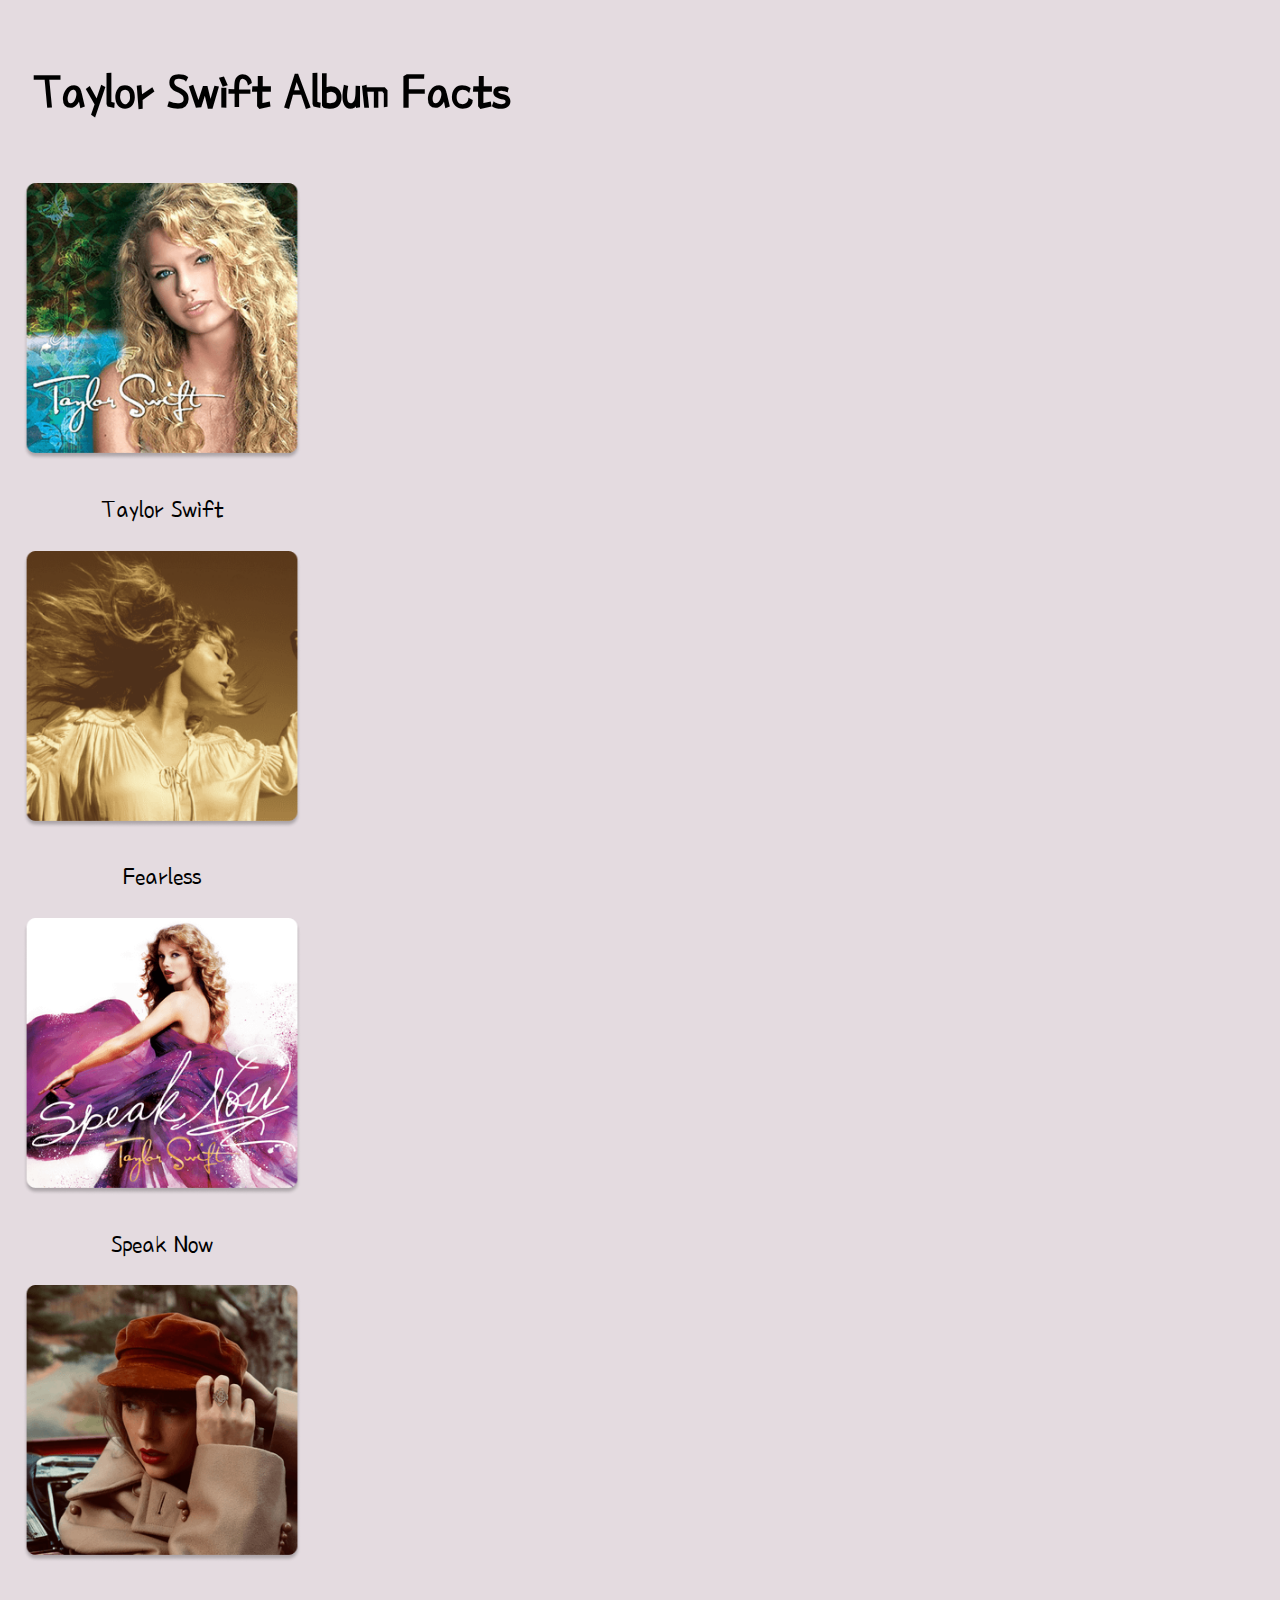
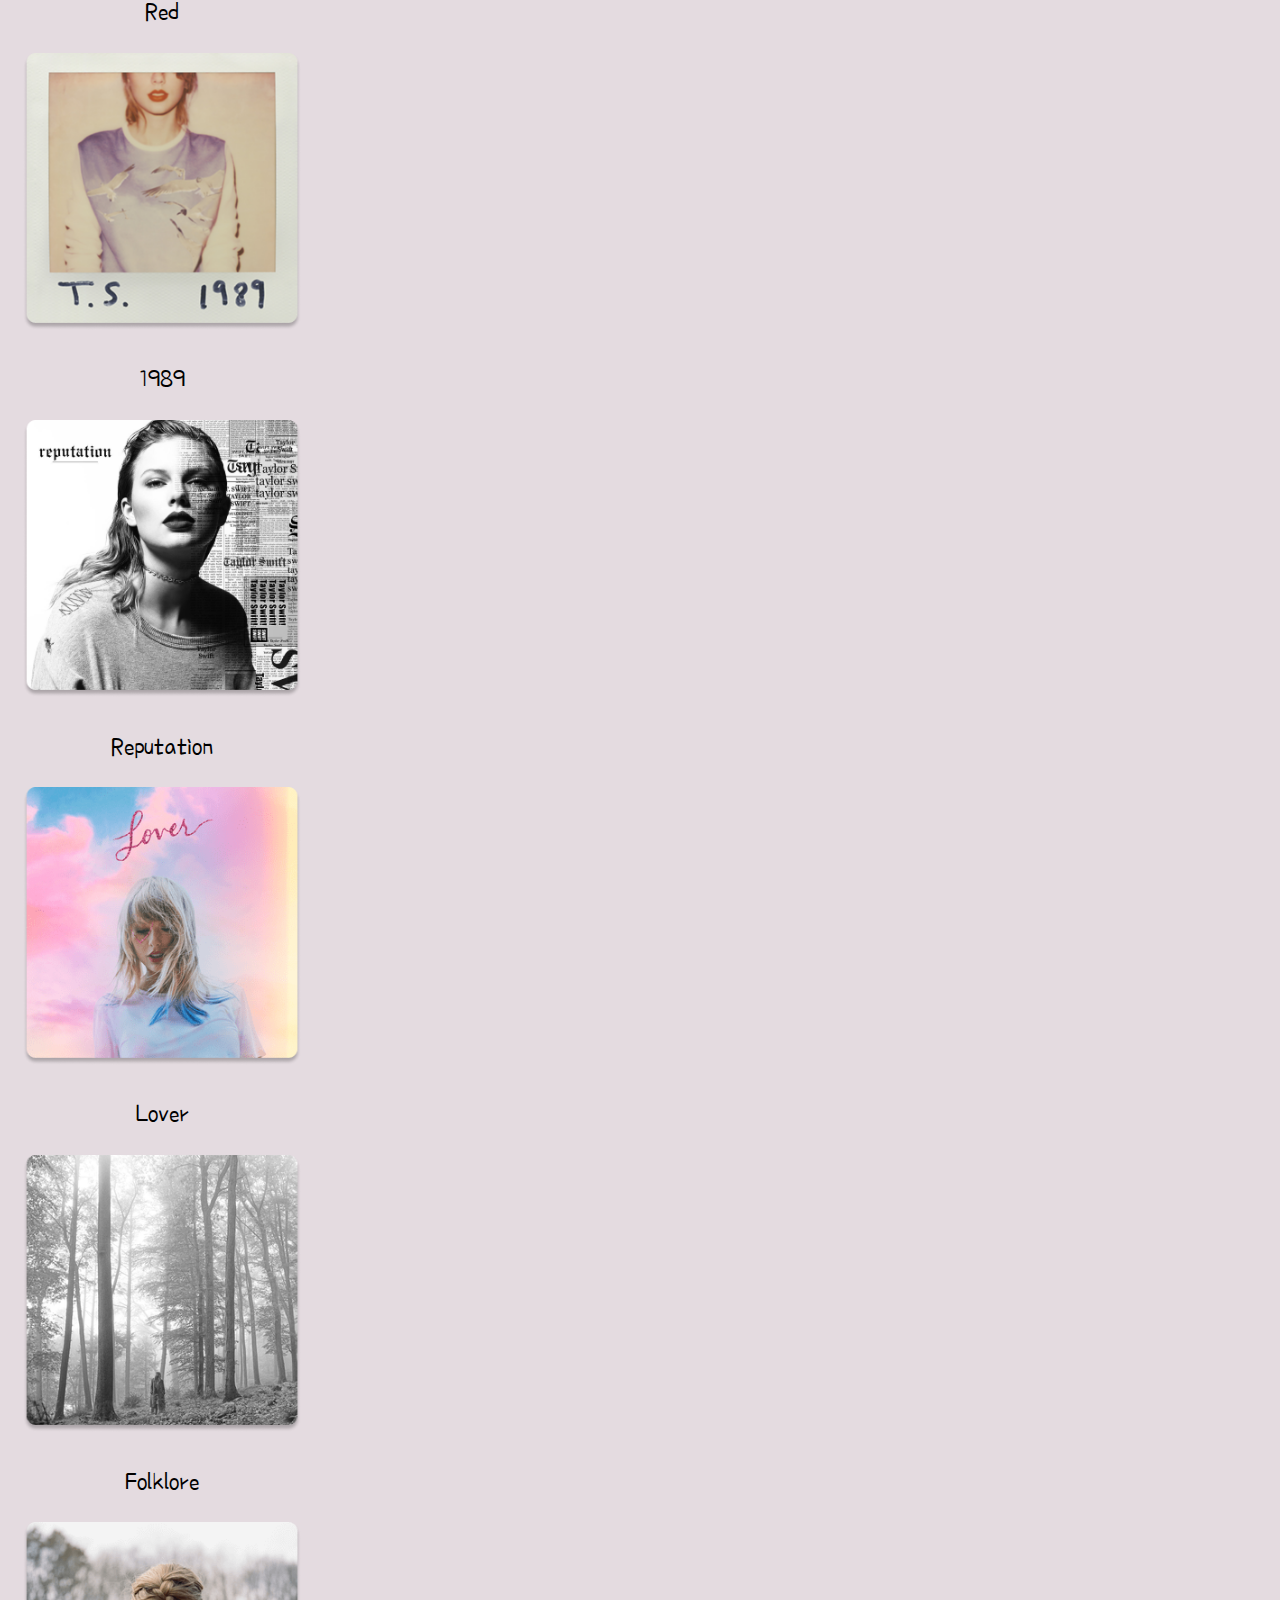
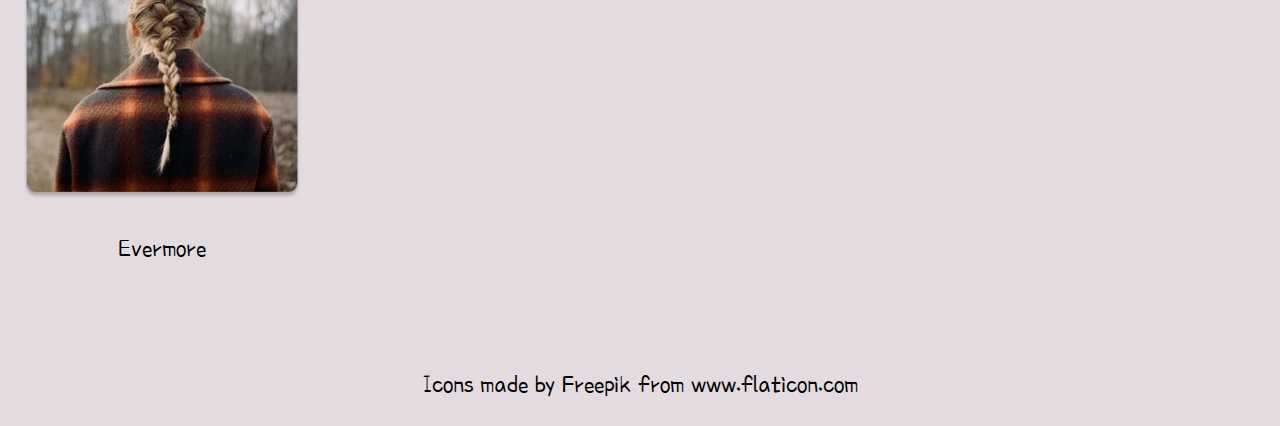
<file: index.html>
<!DOCTYPE html>
<html lang="en"> 

<head>
	<meta charset="UTF-8">
	<meta name="viewport" content="width=device-width, initial-scale=1.0">

	<title>Taylor Swift Album Facts</title>

	<!-- Poor Story font  -->
  	<link rel="preconnect" href="https://fonts.googleapis.com">
	<link rel="preconnect" href="https://fonts.gstatic.com" crossorigin>
	<link href="https://fonts.googleapis.com/css2?family=Poor+Story&display=swap" rel="stylesheet">


	<!-- JQuery  -->
	<script 
src="https://ajax.googleapis.com/ajax/libs/jquery/3.2.1/jquery.mi
n.js"></script>

	<!-- Bootstrap -  CSS -->
	<link rel="stylesheet" href="https://cdn.jsdelivr.net/npm/bootstrap@4.6.0/dist/css/bootstrap.min.css" integrity="sha384-B0vP5xmATw1+K9KRQjQERJvTumQW0nPEzvF6L/Z6nronJ3oUOFUFpCjEUQouq2+l" crossorigin="anonymous">

	<!-- Bootstrap -  JavaScript -->
	<script src="https://cdn.jsdelivr.net/npm/bootstrap@4.6.0/dist/js/bootstrap.min.js" integrity="sha384-+YQ4JLhjyBLPDQt//I+STsc9iw4uQqACwlvpslubQzn4u2UU2UFM80nGisd026JF" crossorigin="anonymous"></script>

	<!-- Logo and Name in Top Tab -->
	<link rel="shortcut icon" type="image/png" href="assets/images/logo.png">
	
	<!-- css -->
	<link rel="stylesheet" type="text/css" href="assets/css/style.css">
	<!-- javascript -->
    <script src="assets/js/main.js" type="text/javascript"></script>
</head>
<body>

	<h1 class="text-center"> Taylor Swift Album Facts</h1>

	<!-- https://getbootstrap.com/docs/4.0/layout/grid/  -->
	<!-- https://stackoverflow.com/questions/35163164/how-to-center-content-in-a-bootstrap-column -->

	<div class="container">

	  <!-- First Row -->
	  <div class="row">

	    <div class="col-sm d-flex justify-content-center">
	      <a href="debut_detail_page.html">
	      	<!-- Debut -->
	      	<div class="center-div">
		      	<img src="assets/images/debut.png" class="img-fluid zoom" alt="Debut Album Cover"/>
		      	<p>Taylor Swift</p>
		    </div>
	      </a>
	    </div>

	    <div class="col-sm d-flex justify-content-center">
	      <a href="fearless_detail_page.html">
	      	<!-- Fearless -->
	      	<div class="center-div">
		      	<img src="assets/images/fearless.png" class="img-fluid zoom" alt="Fearless Album Cover"/>
		      	<p>Fearless</p>
		    </div>
	      </a>
	    </div>

	    <div class="col-sm d-flex justify-content-center">
	      <a href="speak_now_detail_page.html">
	      	<div class="center-div">
	      		<!-- Speak Now -->
		      	<img src="assets/images/speaknow.png" class="img-fluid zoom" alt="Speak Now Album Cover"/>
		      	<p>Speak Now</p>
		    </div>
	      </a>
	    </div>

	  </div>

	  <!-- Second Row -->
	  <div class="row">

	    <div class="col-sm d-flex justify-content-center">
	      <a href="red_detail_page.html">
	      	<!-- Red -->
	      	<div class="center-div">
		      	<img src="assets/images/red.png" class="img-fluid zoom" alt="Red Album Cover"/>
		      	<p>Red</p>
		    </div>
	      </a>
	    </div>

	    <div class="col-sm d-flex justify-content-center">
	      <a href="1989_detail_page.html">
	      	<!-- 1989 -->
	      	<div class="center-div">
		      	<img src="assets/images/1989.png" class="img-fluid zoom" alt="1989 Album Cover"/>
		      	<p>1989</p>
		    </div>
	      </a>
	    </div>

	    <div class="col-sm d-flex justify-content-center">
	      <a href="rep_detail_page.html">
	      	<!-- Reputation -->
	      	<div class="center-div">
		      	<img src="assets/images/reputation.png" class="img-fluid zoom" alt="Reputation Album Cover"/>
		      	<p>Reputation</p>
		    </div>
	      </a>
	    </div>

	  </div>

	  <!-- Third Row -->
	  <div class="row">

	    <div class="col-sm d-flex justify-content-center">
	      <a href="lover_detail_page.html">
	      	<!-- Lover -->
	      	<div class="center-div">
		      	<img src="assets/images/lover.png" class="img-fluid zoom" alt="Lover Album Cover"/>
		      	<p>Lover</p>
		    </div>
	      </a>
	    </div>

	    <div class="col-sm d-flex justify-content-center">
	      <a href="folklore_detail_page.html">
	      	<!-- Folklore -->
	      	<div class="center-div">
		      	<img src="assets/images/folklore.png" class="img-fluid zoom" alt="Folklore Album Cover"/>
		      	<p>Folklore</p>
		    </div>
	      </a>
	    </div>

	    <div class="col-sm d-flex justify-content-center">
	      <a href="evermore_detail_page.html">
	      	<!-- Evermore -->
	      	<div class="center-div">
		      	<img src="assets/images/evermore.png" class="img-fluid zoom" alt="Evermore Album Cover"/>
		      	<p>Evermore</p>
		    </div>
	      </a>
	    </div>
	  </div>

	</div>

</body>

<!-- Footer -->
<footer>
	<br><br><br>
	<p><div>Icons made by <a href="https://www.freepik.com" title="Freepik">Freepik</a> from <a href="https://www.flaticon.com/" title="Flaticon">www.flaticon.com</a></div></p>
</footer>
</file>
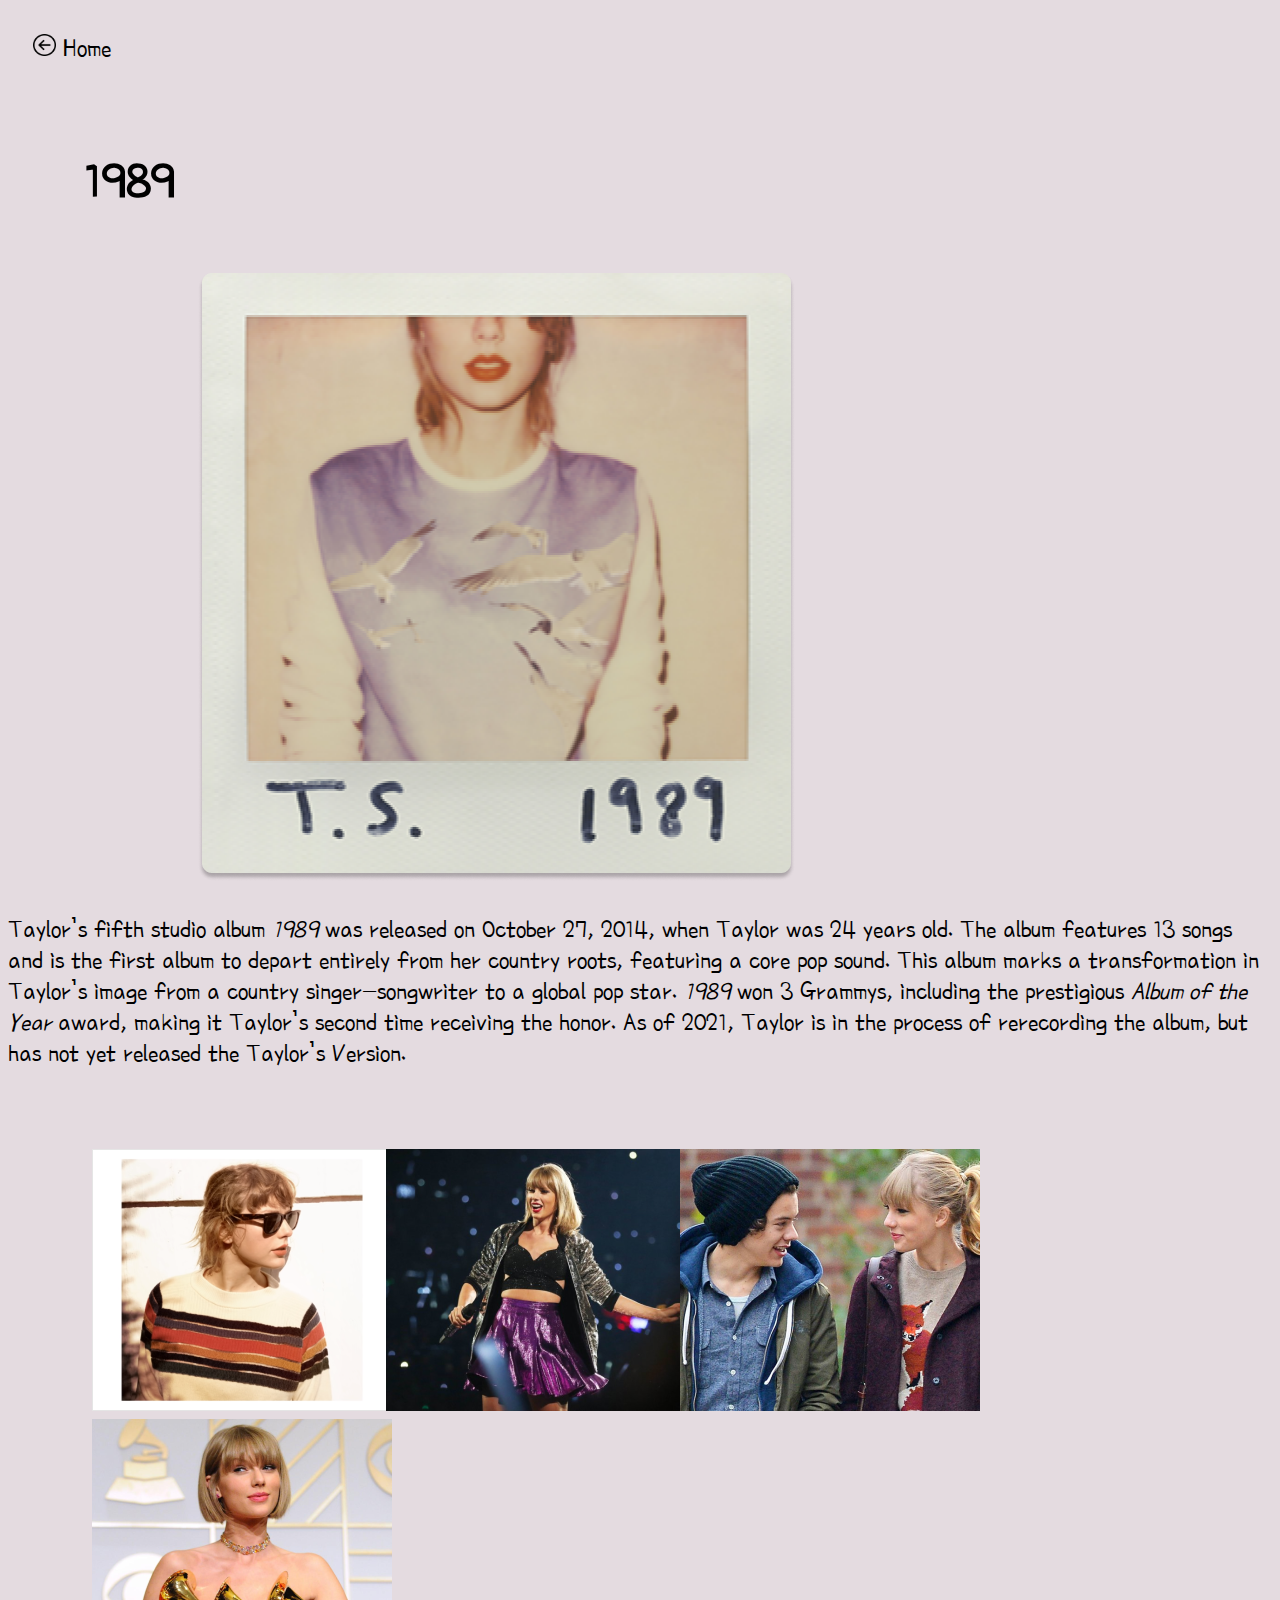
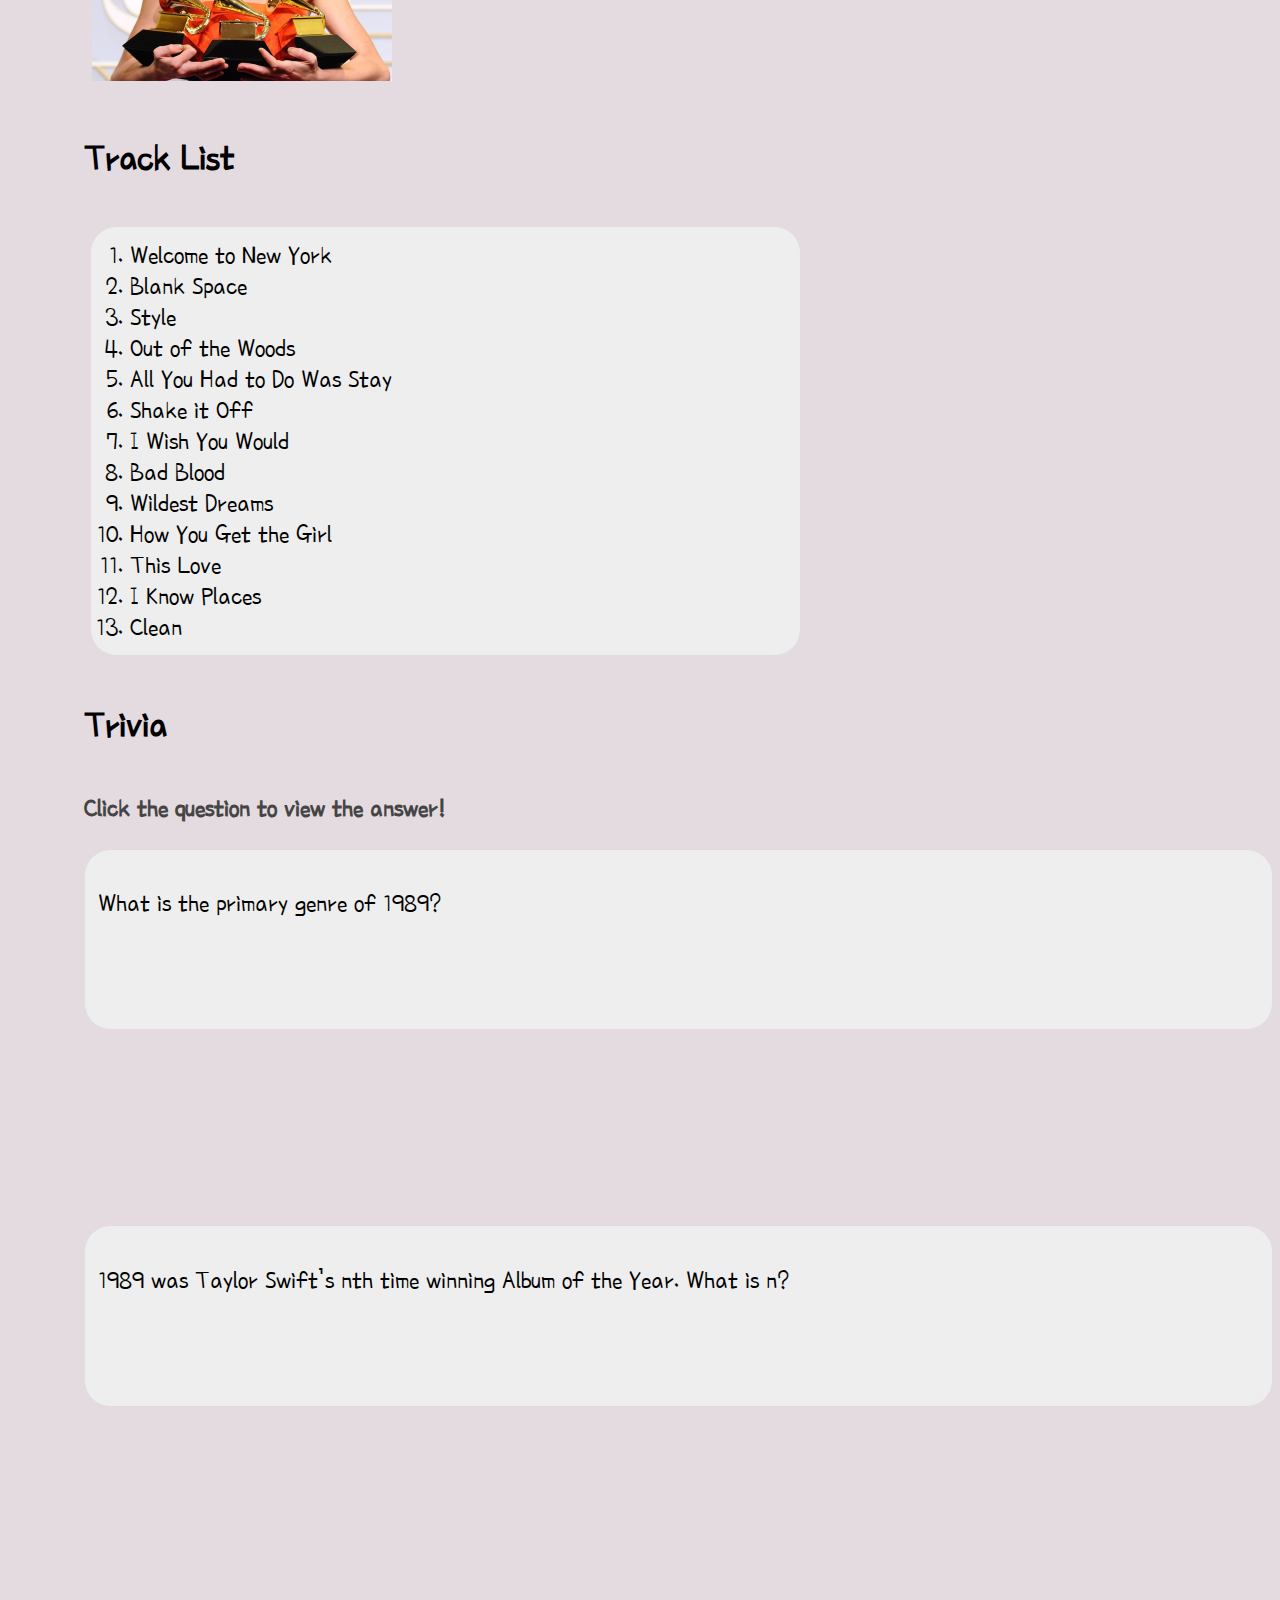
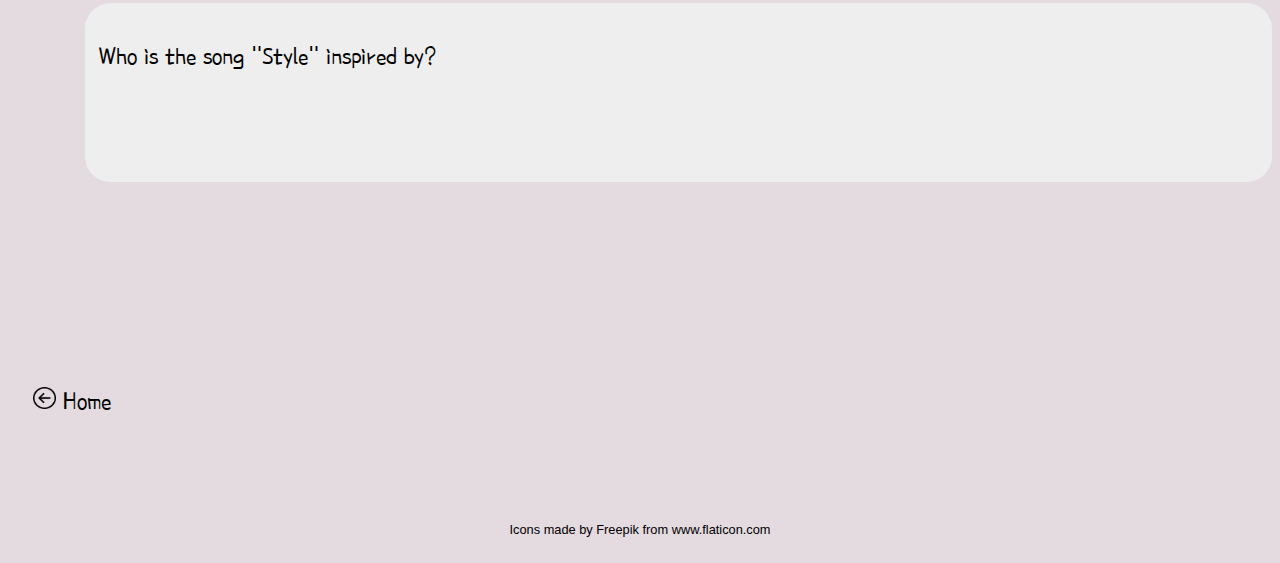
<file: 1989_detail_page.html>
<!DOCTYPE html>
<html lang="en"> 

<head>
	<meta charset="UTF-8">
	<meta name="viewport" content="width=device-width, initial-scale=1.0">

	<title>Taylor Swift Album Facts</title>

	<!-- Poor Story font  -->
  	<link rel="preconnect" href="https://fonts.googleapis.com">
	<link rel="preconnect" href="https://fonts.gstatic.com" crossorigin>
	<link href="https://fonts.googleapis.com/css2?family=Poor+Story&display=swap" rel="stylesheet">

	<!-- JQuery  -->
	<script 
src="https://ajax.googleapis.com/ajax/libs/jquery/3.2.1/jquery.mi
n.js"></script>

	<!-- Bootstrap -  CSS -->
	<link rel="stylesheet" href="https://cdn.jsdelivr.net/npm/bootstrap@4.6.0/dist/css/bootstrap.min.css" integrity="sha384-B0vP5xmATw1+K9KRQjQERJvTumQW0nPEzvF6L/Z6nronJ3oUOFUFpCjEUQouq2+l" crossorigin="anonymous">

	<!-- Bootstrap -  JavaScript -->
	<script src="https://cdn.jsdelivr.net/npm/bootstrap@4.6.0/dist/js/bootstrap.min.js" integrity="sha384-+YQ4JLhjyBLPDQt//I+STsc9iw4uQqACwlvpslubQzn4u2UU2UFM80nGisd026JF" crossorigin="anonymous"></script>

	<!-- Logo and Name in Top Tab -->
	<link rel="shortcut icon" type="image/png" href="assets/images/logo.png">
	
	<!-- css -->
	<link rel="stylesheet" type="text/css" href="assets/css/style.css">
	<!-- javascript -->
    <script src="assets/js/main.js" type="text/javascript"></script>
</head>
<body onload="onLoad1989()">
	
	<span class="glyphicon glyphicon-align-left" aria-hidden="true"></span>

	<!-- Back -->
	<div class="back">
		<a href="index.html">
			<img src="assets/images/back.png" alt="Back Button"/>
			<span>Home</span>
		 </a>
	</div>

	<!-- Album Title -->
	<h1 class="album_detail_header"> 1989 </h1>
	<div class="row align-items-start">
		<!-- Album Cover -->
		<div class="col-sm-5">
			<img class="album_detail_pic img-fluid" src="assets/images/1989_detail.png" alt="1989 Album Cover"/>
		</div>

		<div class="col-sm-1"></div>

		<!-- Description -->
		<div class="col-sm-5">
			<p>Taylor’s fifth studio album <i>1989</i> was released on October 27, 2014, when Taylor was 24 years old. The album features 13 songs and is the first album to depart entirely from her country roots, featuring a core pop sound. This album marks a transformation in Taylor’s image from a country singer-songwriter to a global pop star. <i>1989</i> won 3 Grammys, including the prestigious <i>Album of the Year</i> award, making it Taylor’s second time receiving the honor. As of 2021, Taylor is in the process of rerecording the album, but has not yet released the Taylor’s Version.</p>
		</div>
	</div>

	<br><br><br>

	<!-- Source: https://www.w3schools.com/howto/howto_js_lightbox.asp -->

	<!-- Images used to open the lightbox -->
	<div class="row" id="lightbox_row">
	  <div class="column" class="lightbox_row_img">
	    <img src="assets/images/1989_1.png" onclick="openModal();currentSlide(1)" class="hover-shadow img-fluid">
	  </div>
	  <div class="column">
	    <img src="assets/images/1989_2.png" onclick="openModal();currentSlide(2)" class="hover-shadow img-fluid">
	  </div>
	  <div class="column">
	    <img src="assets/images/1989_3.png" onclick="openModal();currentSlide(3)" class="hover-shadow img-fluid">
	  </div>
	  <div class="column">
	    <img src="assets/images/1989_4.png" onclick="openModal();currentSlide(4)" class="hover-shadow img-fluid">
	  </div>
	</div>


	<!-- The Modal/Lightbox -->
	<div id="myModal" class="modal">
	  <span class="close cursor" onclick="closeModal()">&times;</span>
	  <div class="modal-content">

	    <div class="mySlides">
	      <div class="numbertext">1 / 4</div>
	      <img class="slide_img" src="assets/images/1989_1.png">
	    </div>

	    <div class="mySlides">
	      <div class="numbertext">2 / 4</div>
	      <img class="slide_img" src="assets/images/1989_2.png">
	    </div>

	    <div class="mySlides">
	      <div class="numbertext">3 / 4</div>
	      <img class="slide_img" src="assets/images/1989_3.png">
	    </div>

	    <div class="mySlides">
	      <div class="numbertext">4 / 4</div>
	      <img class="slide_img" src="assets/images/1989_4.png">
	    </div>

	    <!-- Next/previous controls -->
	    <a class="prev" onclick="plusSlides(-1)">&#10094;</a>
	    <a class="next" onclick="plusSlides(1)">&#10095;</a>

	    <!-- Caption text -->
	    <div class="caption-container">
	      <p id="caption"></p>
	    </div>

	    <!-- Thumbnail image controls -->
	    <div class="row"> 
		    <span class="column">
		      <img class="demo" src="assets/images/1989_1.png" onclick="currentSlide(1)" alt="Album cover foor 1989 (Taylor’s Version), which is not yet released"> 
		    </span>

		    <span class="column">
		      <img class="demo" src="assets/images/1989_2.png" onclick="currentSlide(2)" alt="Taylor performing on the 1989 world tour">
		    </span>

		    <div class="column">
		      <img class="demo" src="assets/images/1989_3.png" onclick="currentSlide(3)" alt="Taylor with Harry Styles, who inspired the songs “Style” and “Out of the Woods”">
		    </div>

		    <div class="column">
		      <img class="demo" src="assets/images/1989_4.png" onclick="currentSlide(4)" alt="Taylor holding the Grammys she won for 1989">
		    </div>
		</div>

	  </div>
	</div>

	<!-- Track List -->
	<h2>Track List </h2>
	
	<ol>
		<div class="row">
			<div class="col-sm-7">
				<li>Welcome to New York</li>
				<li>Blank Space</li>
				<li>Style</li>
				<li>Out of the Woods</li>
				<li>All You Had to Do Was Stay</li>
				<li>Shake it Off</li>
				<li>I Wish You Would</li>
			</div>
			<div class="col-sm-5">
				<li>Bad Blood</li>
				<li>Wildest Dreams</li>
				<li>How You Get the Girl</li>
				<li>This Love</li>
				<li>I Know Places</li>
				<li>Clean</li>
			</div>
		</div>
	</ol>

	<!-- Trivia -->
	<h2>Trivia</h2>
	<h3>Click the question to view the answer!</h3>

	<div class="row">
		<div class="trivia_card col-sm-6" id="1989_trivia_q_1">
			<p>What is the primary genre of 1989?</p> 
		</div>

		<div class="trivia_answer col-sm-3" id="1989_trivia_a_1">
			<p>Pop</p>
		</div>
	</div>	

	<br>

	<div class="row">
		<div class="trivia_card col-sm-6" id="1989_trivia_q_2">
			<p>1989 was Taylor Swift’s nth time winning Album of the Year. What is n?</p>
		</div>

		<div class="trivia_answer col-sm-3" id="1989_trivia_a_2">
			<p>2</p>
		</div>
	</div>

	<br>

	<div class="row">
		<div class="trivia_card col-sm-6" id="1989_trivia_q_3">
			<p>Who is the song "Style" inspired by?</p>
		</div>

		<div class="trivia_answer col-sm-3" id="1989_trivia_a_3">
			<p>Harry Styles</p>
		</div>
	</div>

	<!-- Back -->
	<div class="back">
		<a href="index.html">
			<img src="assets/images/back.png" alt="Back Button"/>
			<span>Home</span>
		 </a>
	</div>
	

</body>

<!-- Footer -->
<footer>
	
	<br><br><br>
	<p>
		<div id="footer_text">Icons made by <a href="https://www.freepik.com" title="Freepik">Freepik</a> from <a href="https://www.flaticon.com/" title="Flaticon">www.flaticon.com</a></div>
	</p>

</footer>
</file>
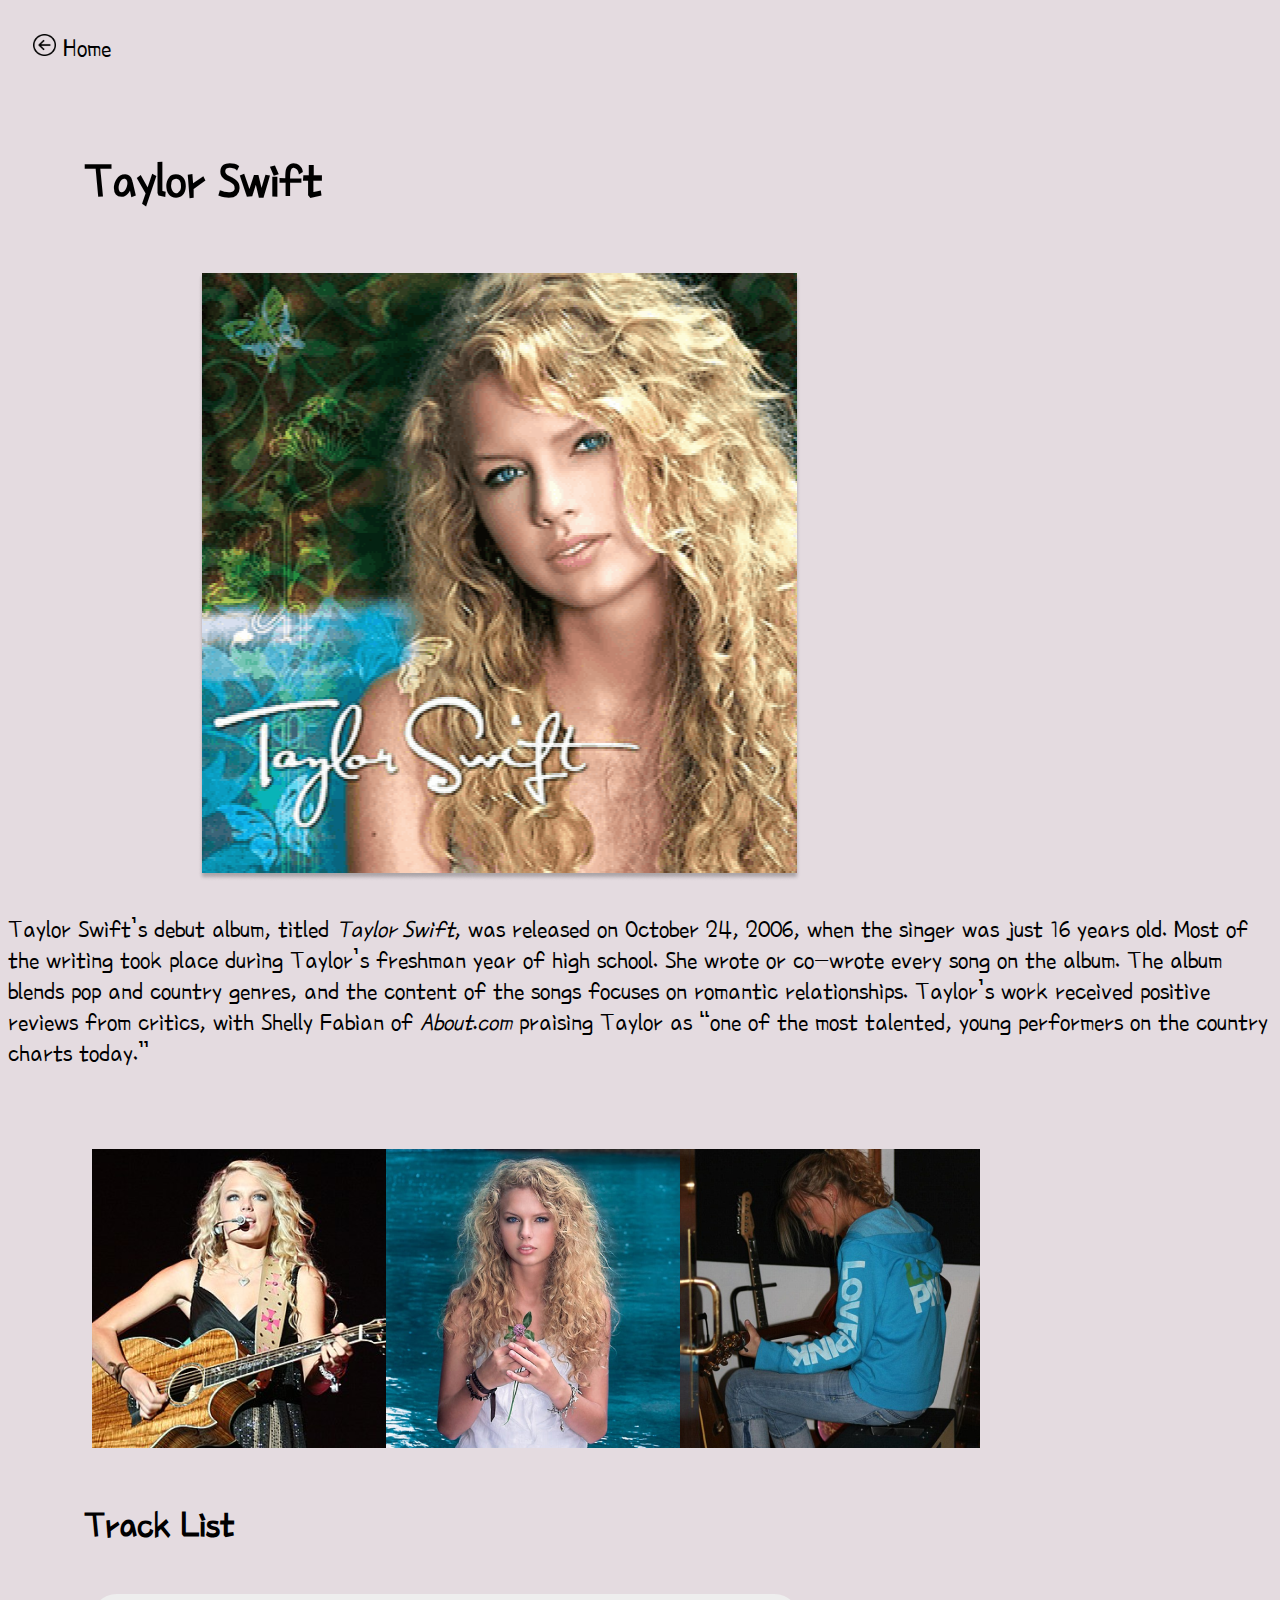
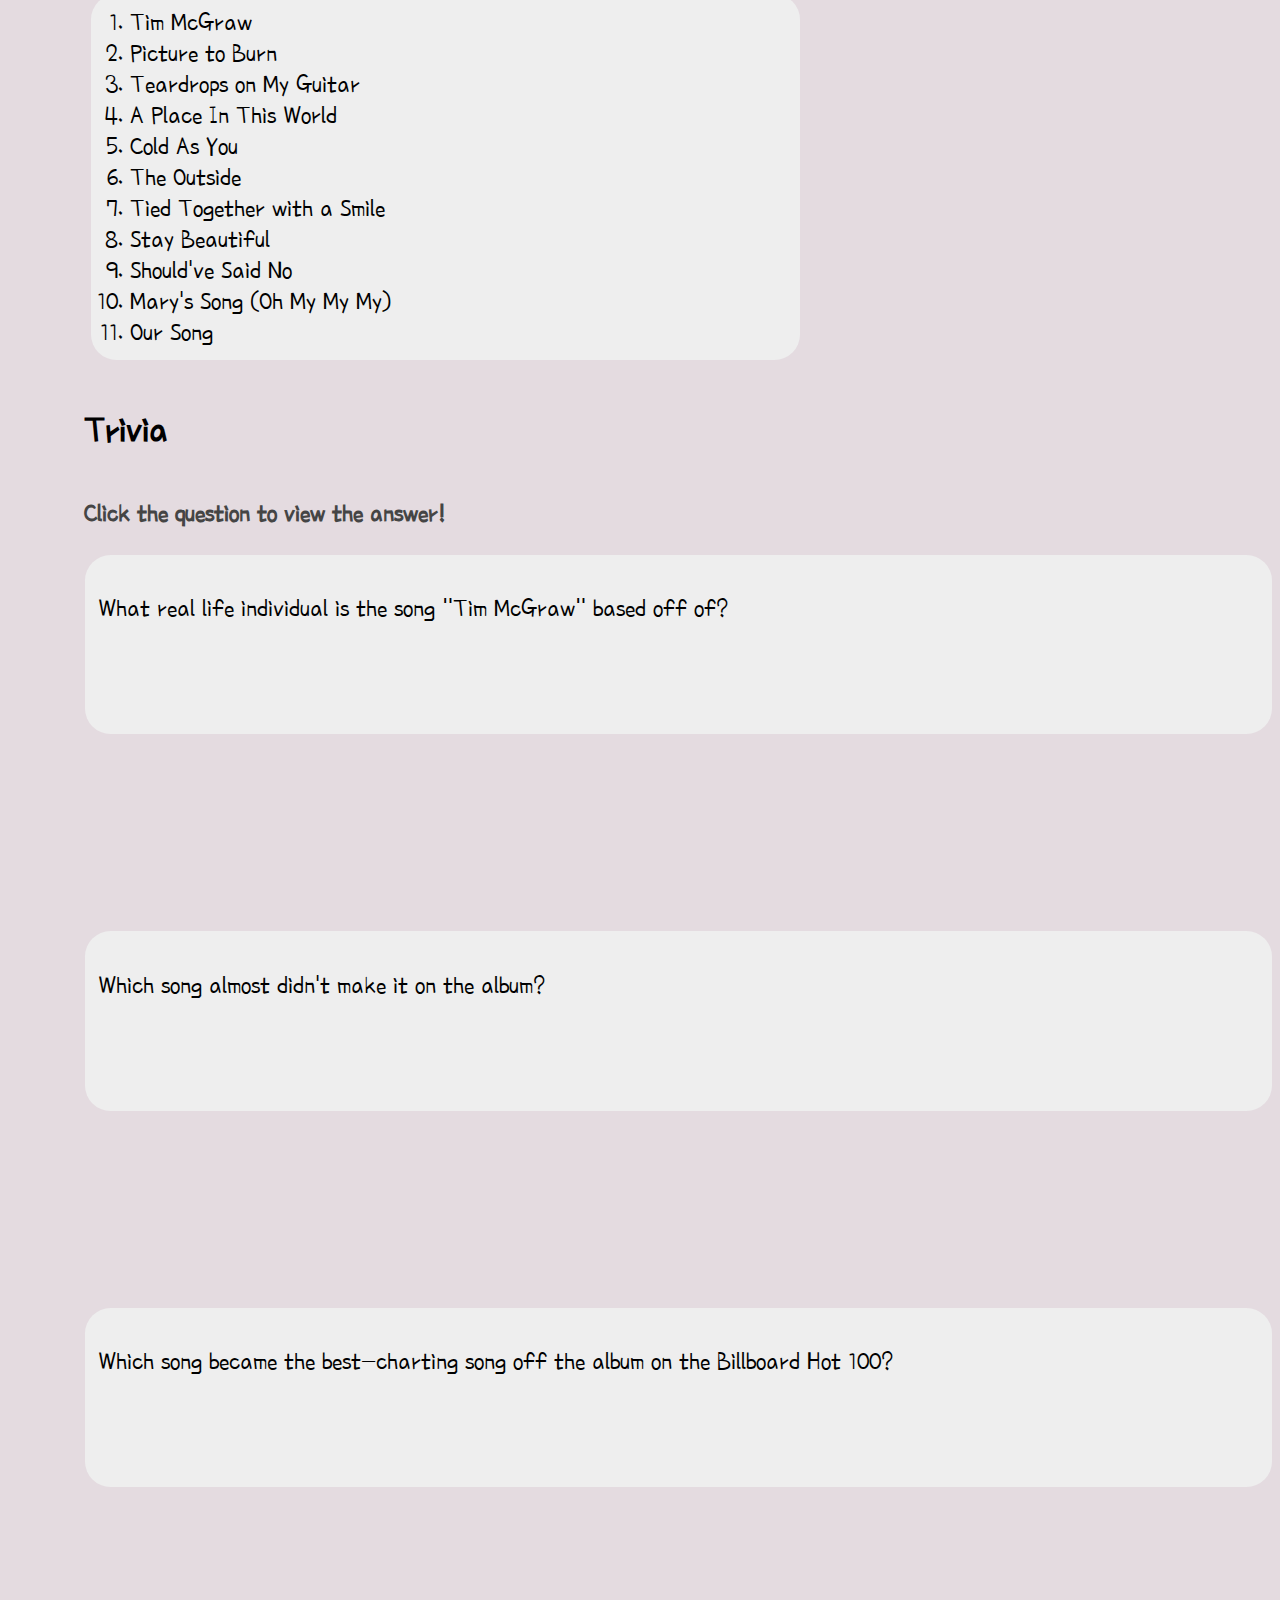
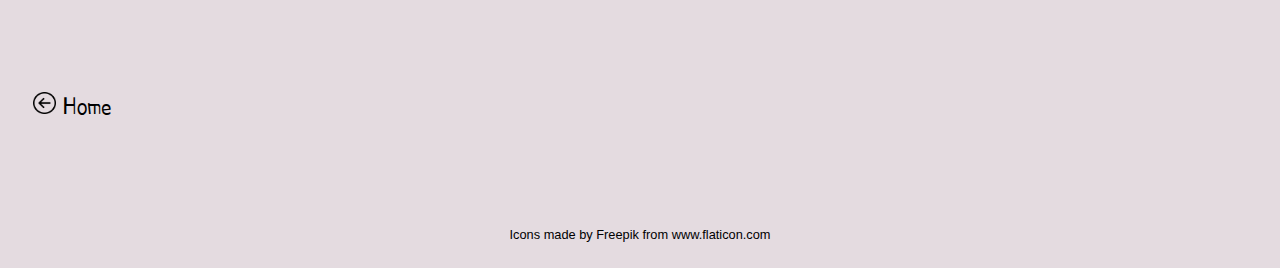
<file: debut_detail_page.html>
<!DOCTYPE html>
<html lang="en"> 

<head>
	<meta charset="UTF-8">
	<meta name="viewport" content="width=device-width, initial-scale=1.0">

	<title>Taylor Swift Album Facts</title>

	<!-- Poor Story font  -->
  	<link rel="preconnect" href="https://fonts.googleapis.com">
	<link rel="preconnect" href="https://fonts.gstatic.com" crossorigin>
	<link href="https://fonts.googleapis.com/css2?family=Poor+Story&display=swap" rel="stylesheet">

	<!-- JQuery  -->
	<script 
src="https://ajax.googleapis.com/ajax/libs/jquery/3.2.1/jquery.mi
n.js"></script>

	<!-- Bootstrap -  CSS -->
	<link rel="stylesheet" href="https://cdn.jsdelivr.net/npm/bootstrap@4.6.0/dist/css/bootstrap.min.css" integrity="sha384-B0vP5xmATw1+K9KRQjQERJvTumQW0nPEzvF6L/Z6nronJ3oUOFUFpCjEUQouq2+l" crossorigin="anonymous">

	<!-- Bootstrap -  JavaScript -->
	<script src="https://cdn.jsdelivr.net/npm/bootstrap@4.6.0/dist/js/bootstrap.min.js" integrity="sha384-+YQ4JLhjyBLPDQt//I+STsc9iw4uQqACwlvpslubQzn4u2UU2UFM80nGisd026JF" crossorigin="anonymous"></script>

	<!-- Logo and Name in Top Tab -->
	<link rel="shortcut icon" type="image/png" href="assets/images/logo.png">
	
	<!-- css -->
	<link rel="stylesheet" type="text/css" href="assets/css/style.css">
	<!-- javascript -->
    <script src="assets/js/main.js" type="text/javascript"></script>
</head>
<body onload="onLoadDebut()">
	
	<span class="glyphicon glyphicon-align-left" aria-hidden="true"></span>

	<!-- Back -->
	<div class="back">
		<a href="index.html">
			<img src="assets/images/back.png" alt="Back Button"/>
			<span>Home</span>
		 </a>
	</div>

	<!-- Album Title -->
	<h1 class="album_detail_header"> Taylor Swift </h1>
	<div class="row align-items-start">

		<!-- Album Cover -->
		<div class="col-sm-5">
			<img class="album_detail_pic img-fluid" src="assets/images/debut_detail.png" alt="Debut Album Cover"/>
		</div>

		<div class="col-sm-1"></div>

		<!-- Description -->
		<div class="col-sm-5">
			<p>Taylor Swift’s debut album, titled <i>Taylor Swift</i>, was released on October 24, 2006, when the singer was just 16 years old. Most of the writing took place during Taylor’s freshman year of high school. She wrote or co-wrote every song on the album. The album blends pop and country genres, and the content of the songs focuses on romantic relationships. Taylor’s work received positive reviews from critics, with Shelly Fabian of <i>About.com</i> praising Taylor as “one of the most talented, young performers on the country charts today.”</p>
		</div>
	</div>

	<br><br><br>

		<!-- Source: https://www.w3schools.com/howto/howto_js_lightbox.asp -->

	<!-- Images used to open the lightbox -->
	<div class="row" id="lightbox_row">
	  <div class="column" class="lightbox_row_img">
	    <img src="assets/images/debut1.png" onclick="openModal();currentSlide(1)" class="hover-shadow img-fluid" alt="To promote her album, Taylor Swift opened for other country musicians. Here, she is opening for Brad Paisely.">
	  </div>
	  <div class="column">
	    <img src="assets/images/debut2.png" onclick="openModal();currentSlide(2)" class="hover-shadow img-fluid" alt="Taylor at the phootoshoot for her “Debut” album cover">
	  </div>
	  <div class="column">
	    <img src="assets/images/debut3.png" onclick="openModal();currentSlide(3)" class="hover-shadow img-fluid" alt="Sixteen-year-old Taylor playing the guitar">
	  </div>
	</div>


	<!-- The Modal/Lightbox -->
	<div id="myModal" class="modal">
	  <span class="close cursor" onclick="closeModal()">&times;</span>
	  <div class="modal-content">

	    <div class="mySlides">
	      <div class="numbertext">1 / 4</div>
	      <img class="slide_img" src="assets/images/debut1.png" alt="To promote her album, Taylor Swift opened for other country musicians. Here, she is opening for Brad Paisely.">
	    </div>

	    <div class="mySlides">
	      <div class="numbertext">2 / 4</div>
	      <img class="slide_img" src="assets/images/debut2.png" alt="Taylor at the phootoshoot for her “Debut” album cover">
	    </div>

	    <div class="mySlides">
	      <div class="numbertext">3 / 4</div>
	      <img class="slide_img" src="assets/images/debut3.png" alt="Sixteen-year-old Taylor playing the guitar">
	    </div>

	    <!-- Next/previous controls -->
	    <a class="prev" onclick="plusSlides(-1)">&#10094;</a>
	    <a class="next" onclick="plusSlides(1)">&#10095;</a>

	    <!-- Caption text -->
	    <div class="caption-container">
	      <p id="caption"></p>
	    </div>

	    <!-- Thumbnail image controls -->
	    <div class="row"> 
=
		    <span class="column">
		      <img class="demo" src="assets/images/debut1.png" onclick="currentSlide(1)" alt="To promote her album, Taylor Swift opened for other country musicians. Here, she is opening for Brad Paisely."> 
		    </span>

		    <span class="column">
		      <img class="demo" src="assets/images/debut2.png" onclick="currentSlide(2)" alt="Taylor at the phootoshoot for her “Debut” album cover">
		    </span>

		    <div class="column">
		      <img class="demo" src="assets/images/debut3.png" onclick="currentSlide(3)" alt="Sixteen-year-old Taylor playing the guitar">
		    </div>

		</div>

	  </div>
	</div>

	<!-- Track List -->
	<h2>Track List </h2>
	
	<ol>
		<div class="row">
			<div class="col-sm-6">
				<li>Tim McGraw</li>
				<li>Picture to Burn</li>
				<li>Teardrops on My Guitar</li>
				<li>A Place In This World</li>
				<li>Cold As You</li>
				<li>The Outside</li>
			</div>
			<div class="col-sm-6">
				<li>Tied Together with a Smile</li>
				<li>Stay Beautiful</li>
				<li>Should've Said No</li>
				<li>Mary's Song (Oh My My My)</li>
				<li>Our Song</li>
			</div>
		</div>
	</ol>

	<!-- Trivia -->
	<h2>Trivia</h2>
	<h3>Click the question to view the answer!</h3>

	<div class="row">
		<div class="trivia_card col-sm-5" id="debut_trivia_q_1">
			<p>What real life individual is the song "Tim McGraw" based off of?</p> 
		</div>

		<div class="trivia_answer col-sm-5" id="debut_trivia_a_1">
			<p>Brandon Borello. When Taylor was a freshman he was a senior, and she wrote the song knowing that they would have to break up at the end of the year when he left for college.</p>
		</div>
	</div>	

	<br>

	<div class="row">
		<div class="trivia_card col-sm-5" id="debut_trivia_q_2">
			<p>Which song almost didn't make it on the album?</p>
		</div>

		<div class="trivia_answer col-sm-5" id="debut_trivia_a_2">
			<p>"Our Song" -- Taylor originally wrote the song for her high school talent show, with no intentions of including it on the album</p>
		</div>
	</div>

	<br>

	<div class="row">
		<div class="trivia_card col-sm-5" id="debut_trivia_q_3">
			<p>Which song became the best-charting song off the album on the Billboard Hot 100?</p>
		</div>

		<div class="trivia_answer col-sm-5" id="debut_trivia_a_3">
			<p>"Teardrops on My Guitar"</p>
		</div>
	</div>

	<!-- Back -->
	<div class="back">
		<a href="index.html">
			<img src="assets/images/back.png" alt="Back Button"/>
			<span>Home</span>
		 </a>
	</div>
	

</body>

<!-- Footer -->
<footer>
	
	<br><br><br>
	<p>
		<div id="footer_text">Icons made by <a href="https://www.freepik.com" title="Freepik">Freepik</a> from <a href="https://www.flaticon.com/" title="Flaticon">www.flaticon.com</a></div>
	</p>

</footer>
</file>
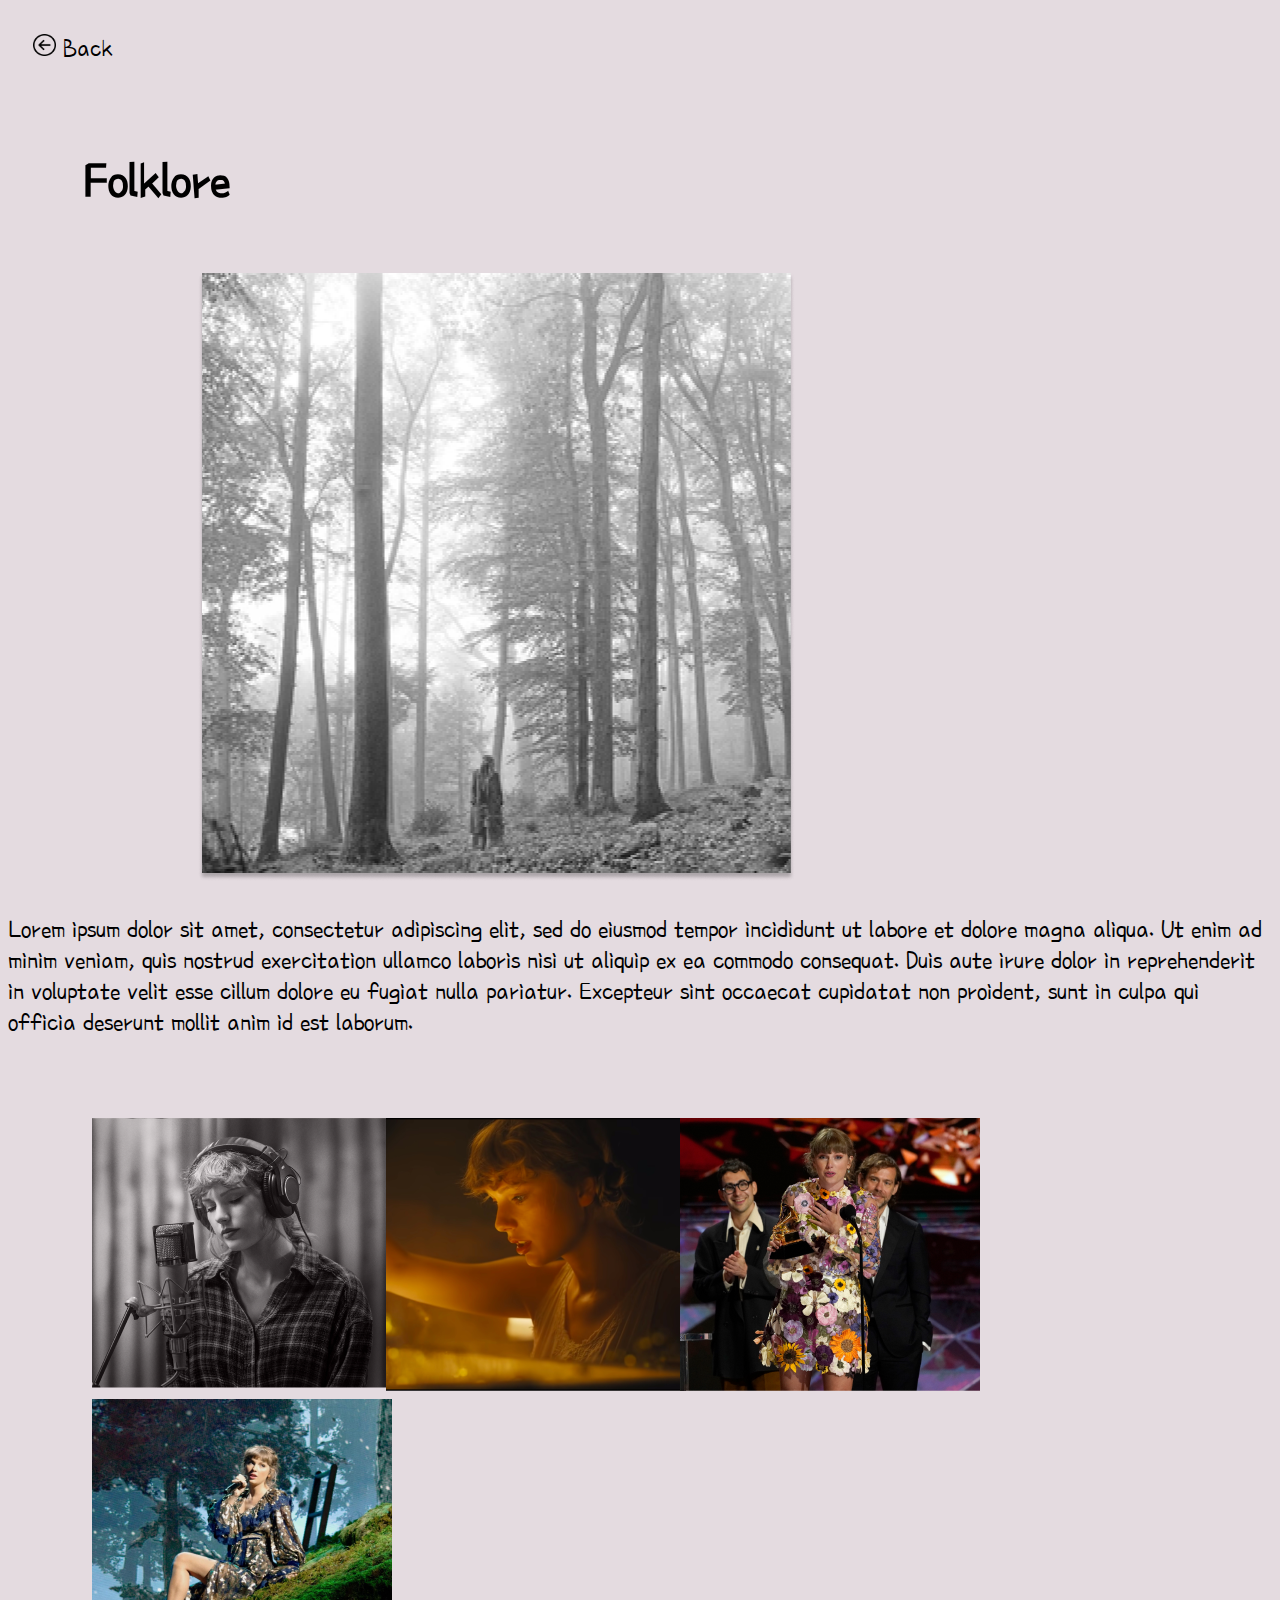
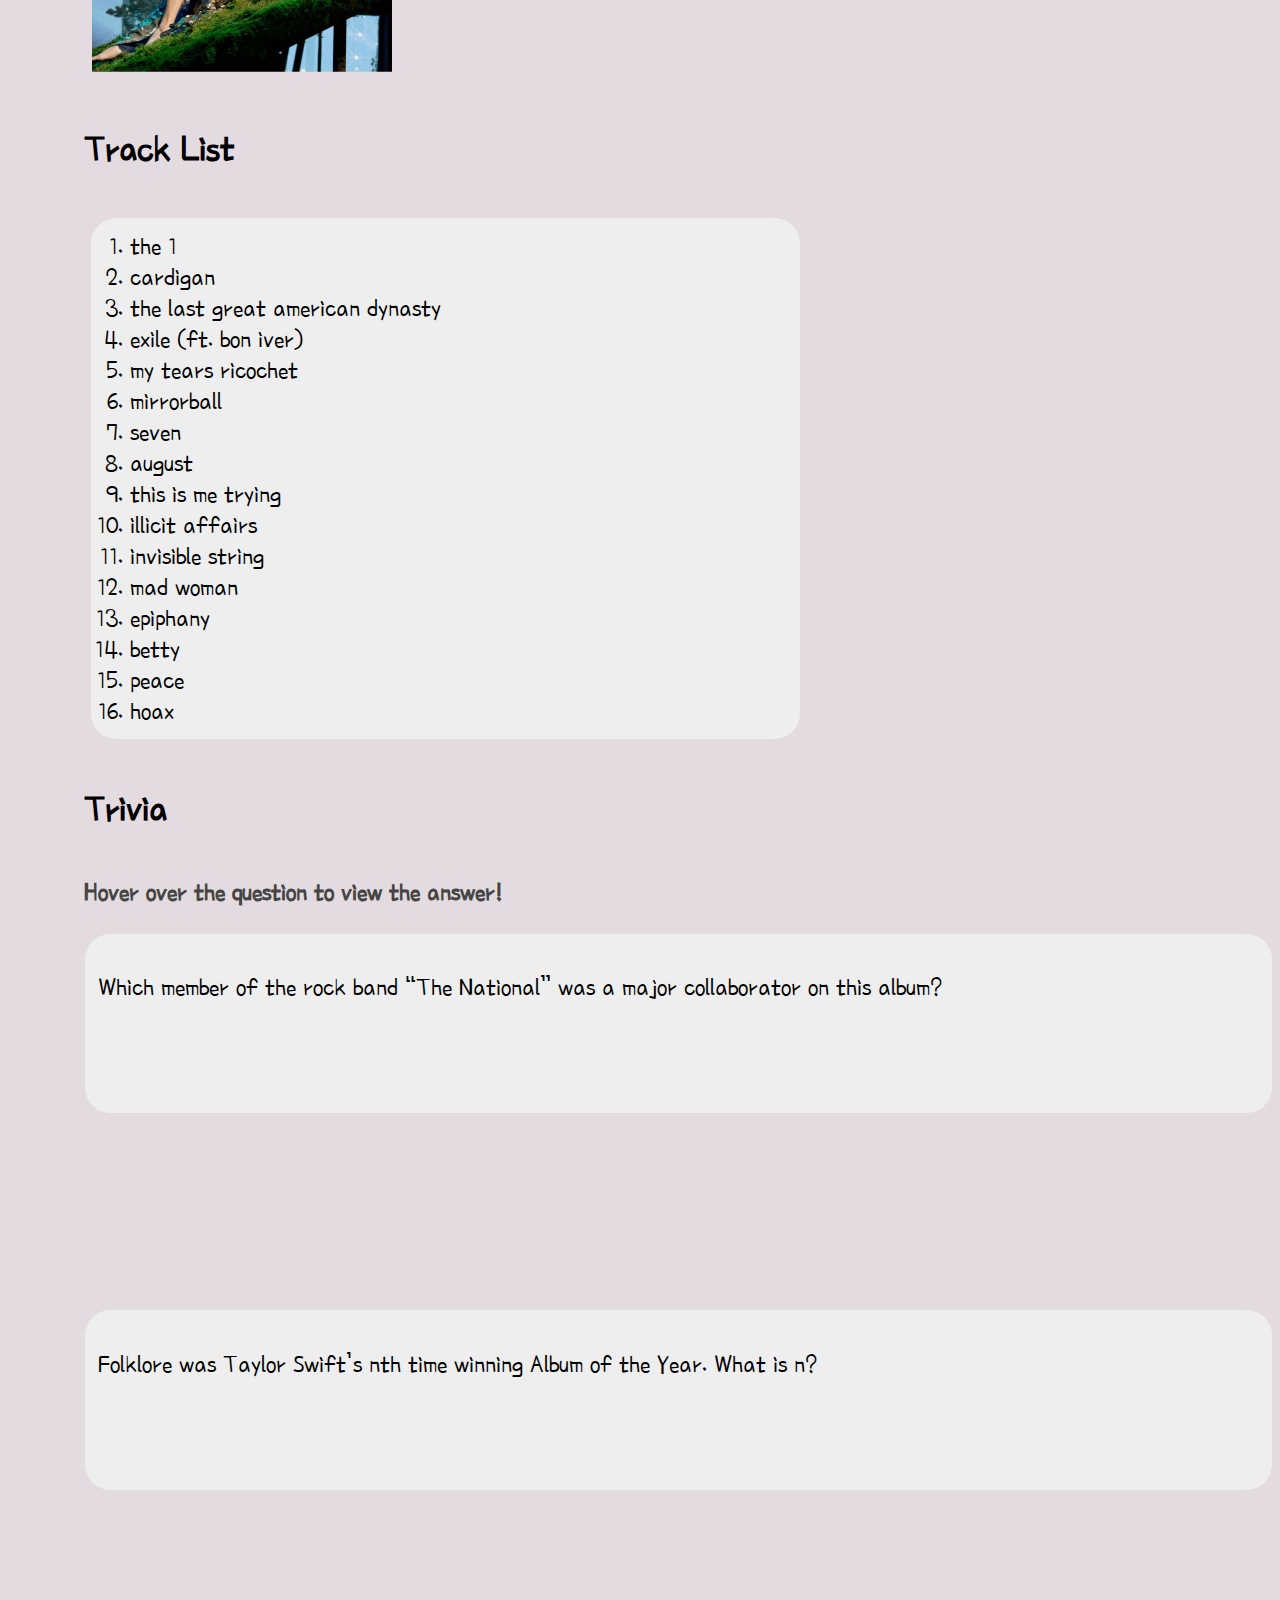
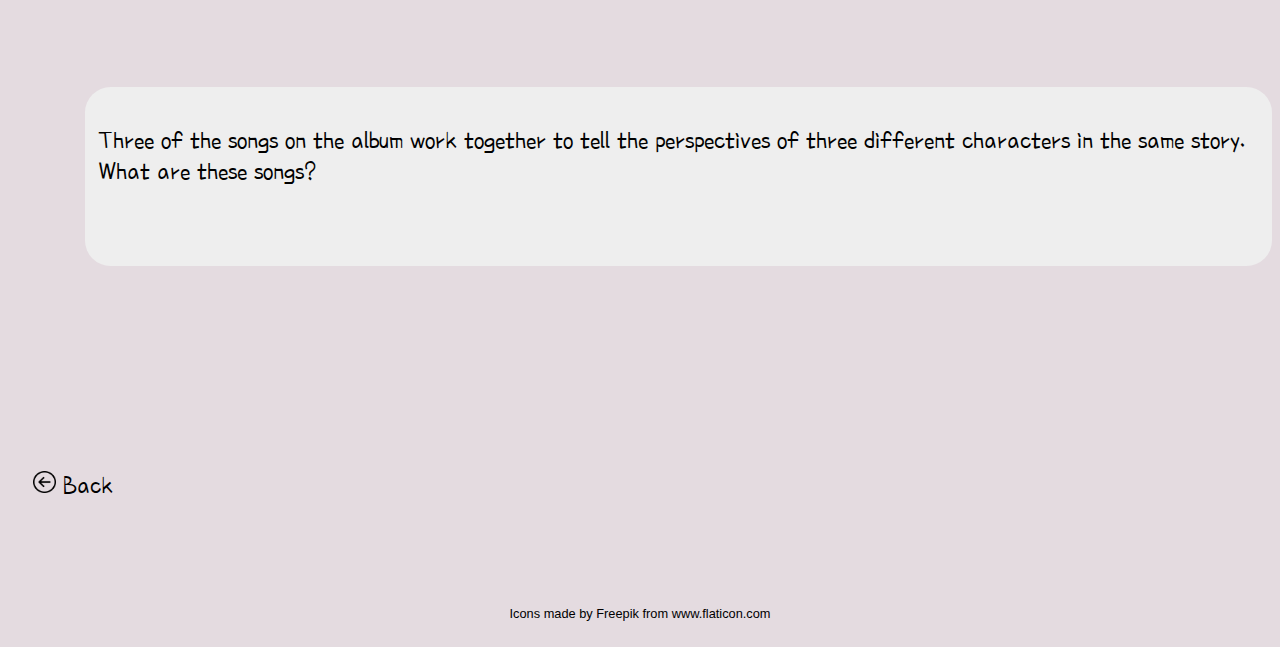
<file: evermoore_detail_page.html>
<!DOCTYPE html>
<html lang="en"> 

<head>
	<meta charset="UTF-8">
	<meta name="viewport" content="width=device-width, initial-scale=1.0">

	<title>Taylor Swift Album Facts</title>

	<!-- Poor Story font  -->
  	<link rel="preconnect" href="https://fonts.googleapis.com">
	<link rel="preconnect" href="https://fonts.gstatic.com" crossorigin>
	<link href="https://fonts.googleapis.com/css2?family=Poor+Story&display=swap" rel="stylesheet">

	<!-- JQuery  -->
	<script 
src="https://ajax.googleapis.com/ajax/libs/jquery/3.2.1/jquery.mi
n.js"></script>

	<!-- Bootstrap -  CSS -->
	<link rel="stylesheet" href="https://cdn.jsdelivr.net/npm/bootstrap@4.6.0/dist/css/bootstrap.min.css" integrity="sha384-B0vP5xmATw1+K9KRQjQERJvTumQW0nPEzvF6L/Z6nronJ3oUOFUFpCjEUQouq2+l" crossorigin="anonymous">

	<!-- Bootstrap -  JavaScript -->
	<script src="https://cdn.jsdelivr.net/npm/bootstrap@4.6.0/dist/js/bootstrap.min.js" integrity="sha384-+YQ4JLhjyBLPDQt//I+STsc9iw4uQqACwlvpslubQzn4u2UU2UFM80nGisd026JF" crossorigin="anonymous"></script>

	<!-- Logo and Name in Top Tab -->
	<link rel="shortcut icon" type="image/png" href="images/logo.png">
	
	<!-- css -->
	<link rel="stylesheet" type="text/css" href="assets/css/style.css">
	<!-- javascript -->
    <script src="assets/js/main.js" type="text/javascript"></script>
</head>
<body onload="onLoadFolklore()">
	
	<span class="glyphicon glyphicon-align-left" aria-hidden="true"></span>

	<div class="back">
		<a href="index.html">
			<img src="images/back.png" alt="Back Button"/>
			<span>Back</span>
		 </a>
	</div>

	<h1 class="album_detail_header"> Folklore </h1>
	<div class="row align-items-start">
		<div class="col-sm-5">
			<img class="album_detail_pic img-fluid" src="images/folklore_detail.png" alt="Folklore Album Cover"/>
		</div>

		<div class="col-sm-1"></div>

		<div class="col-sm-5">
			<p>Lorem ipsum dolor sit amet, consectetur adipiscing elit, sed do eiusmod tempor incididunt ut labore et dolore magna aliqua. Ut enim ad minim veniam, quis nostrud exercitation ullamco laboris nisi ut aliquip ex ea commodo consequat. Duis aute irure dolor in reprehenderit in voluptate velit esse cillum dolore eu fugiat nulla pariatur. Excepteur sint occaecat cupidatat non proident, sunt in culpa qui officia deserunt mollit anim id est laborum.</p>
		</div>
	</div>

	<br><br><br>

	<!-- Source: https://www.w3schools.com/howto/howto_js_lightbox.asp -->

	<!-- Images used to open the lightbox -->
	<div class="row" id="lightbox_row">
	  <div class="column" class="lightbox_row_img">
	    <img src="images/folklore1.png" onclick="openModal();currentSlide(1)" class="hover-shadow">
	  </div>
	  <div class="column">
	    <img src="images/folklore2.png" onclick="openModal();currentSlide(2)" class="hover-shadow">
	  </div>
	  <div class="column">
	    <img src="images/folklore3.png" onclick="openModal();currentSlide(3)" class="hover-shadow">
	  </div>
	  <div class="column">
	    <img src="images/folklore4.png" onclick="openModal();currentSlide(4)" class="hover-shadow">
	  </div>
	</div>


	<!-- The Modal/Lightbox -->
	<div id="myModal" class="modal">
	  <span class="close cursor" onclick="closeModal()">&times;</span>
	  <div class="modal-content">

	    <div class="mySlides">
	      <div class="numbertext">1 / 4</div>
	      <img class="slide_img" src="images/folklore1.png">
	    </div>

	    <div class="mySlides">
	      <div class="numbertext">2 / 4</div>
	      <img class="slide_img" src="images/folklore2.png">
	    </div>

	    <div class="mySlides">
	      <div class="numbertext">3 / 4</div>
	      <img class="slide_img" src="images/folklore3.png">
	    </div>

	    <div class="mySlides">
	      <div class="numbertext">4 / 4</div>
	      <img class="slide_img" src="images/folklore4.png">
	    </div>

	    <!-- Next/previous controls -->
	    <a class="prev" onclick="plusSlides(-1)">&#10094;</a>
	    <a class="next" onclick="plusSlides(1)">&#10095;</a>

	    <!-- Caption text -->
	    <div class="caption-container">
	      <p id="caption"></p>
	    </div>

	    <!-- Thumbnail image controls -->
	    <span class="column">
	      <img class="demo" src="images/folklore1.png" onclick="currentSlide(1)" alt="Taylor Recording Folklore for the Long Pond Studio Sessions">
	    </span>

	    <span class="column">
	      <img class="demo" src="images/folklore2.png" onclick="currentSlide(2)" alt="Taylor In The Music Video for 'Cardigan'">
	    </span>

	    <div class="column">
	      <img class="demo" src="images/folklore3.png" onclick="currentSlide(3)" alt="Taylor Accepting the Grammy Award for Album of the Year for Folklore">
	    </div>

	    <div class="column">
	      <img class="demo" src="images/folklore4.png" onclick="currentSlide(4)" alt="Taylor Performing 'Cardigan' at the Grammy Awards">
	    </div>
	  </div>
	</div>

	<h2>Track List </h2>
	
	<ol>
		<div class="row">
			<div class="col-sm-7">
				<li>the 1</li>
				<li>cardigan</li>
				<li>the last great american dynasty</li>
				<li>exile (ft. bon iver)</li>
				<li>my tears ricochet</li>
				<li>mirrorball</li>
				<li>seven</li>
				<li>august</li>
			</div>
			<div class="col-sm-5">
				<li>this is me trying</li>
				<li>illicit affairs</li>
				<li>invisible string</li>
				<li>mad woman</li>
				<li>epiphany</li>
				<li>betty</li>
				<li>peace</li>
				<li>hoax</li>
			</div>
		</div>
	</ol>

	<h2>Trivia</h2>
	<h3>Hover over the question to view the answer!</h3>

	<div class="row">
		<div class="trivia_card col-sm-6" id="folklore_trivia_q_1">
			<p>Which member of the rock band “The National” was a major collaborator on this album?</p> 
		</div>

		<div class="trivia_answer col-sm-3" id="folklore_trivia_a_1">
			<p>Aaron Dessner!</p>
		</div>
	</div>	

	<br>

	<div class="row">
		<div class="trivia_card col-sm-6">
			<p>Folklore was Taylor Swift’s nth time winning Album of the Year. What is n?</p>
		</div>

		<div class="trivia_answer col-sm-3">
			<p>Aaron Dessner!</p>
		</div>
	</div>

	<br>

	<div class="row">
		<div class="trivia_card col-sm-6">
			<p>Three of the songs on the album work together to tell the perspectives of three different characters in the same story. What are these songs?</p>
		</div>

		<div class="trivia_answer col-sm-3">
			<p>Aaron Dessner!</p>
		</div>
	</div>

	<div class="back">
		<a href="index.html">
			<img src="images/back.png" alt="Back Button"/>
			<span>Back</span>
		 </a>
	</div>
	

</body>
<footer>
	
	<br><br><br>
	<p>
		<div id="footer_text">Icons made by <a href="https://www.freepik.com" title="Freepik">Freepik</a> from <a href="https://www.flaticon.com/" title="Flaticon">www.flaticon.com</a></div>
	</p>

</footer>
</file>
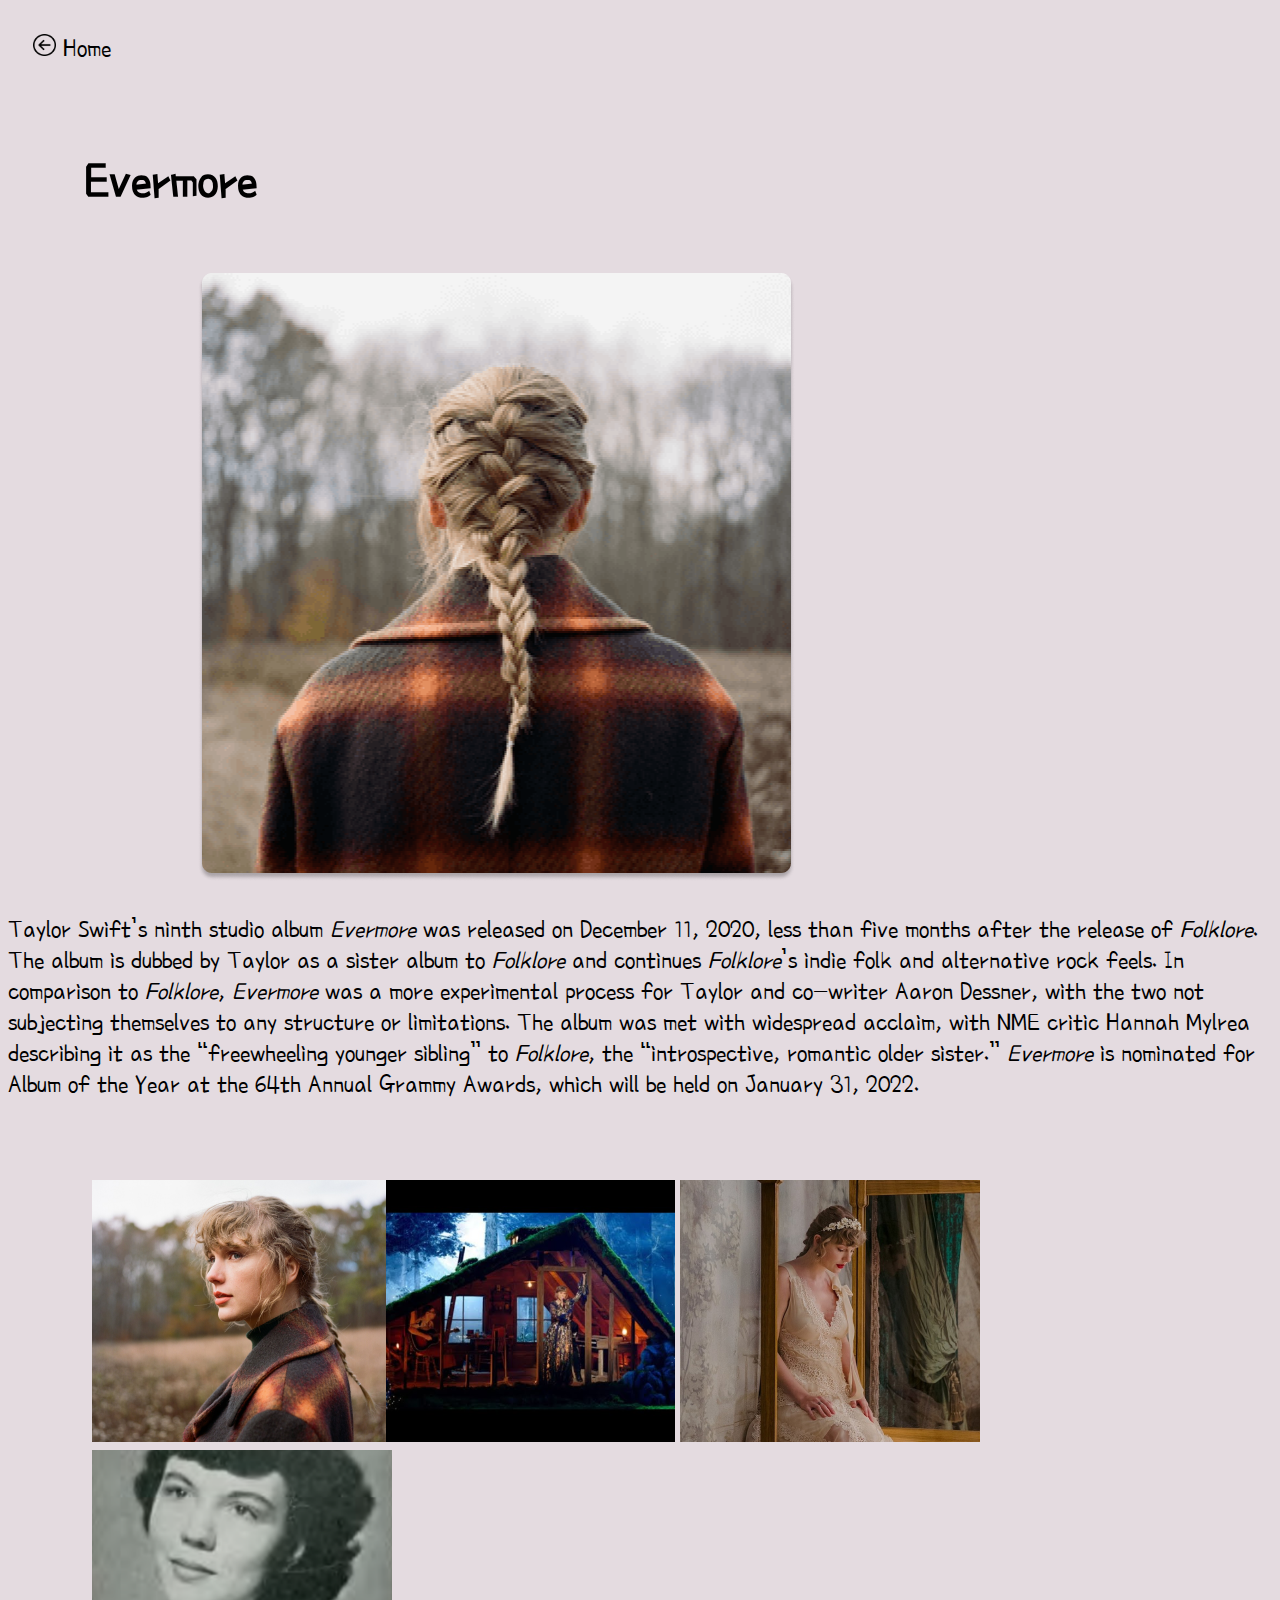
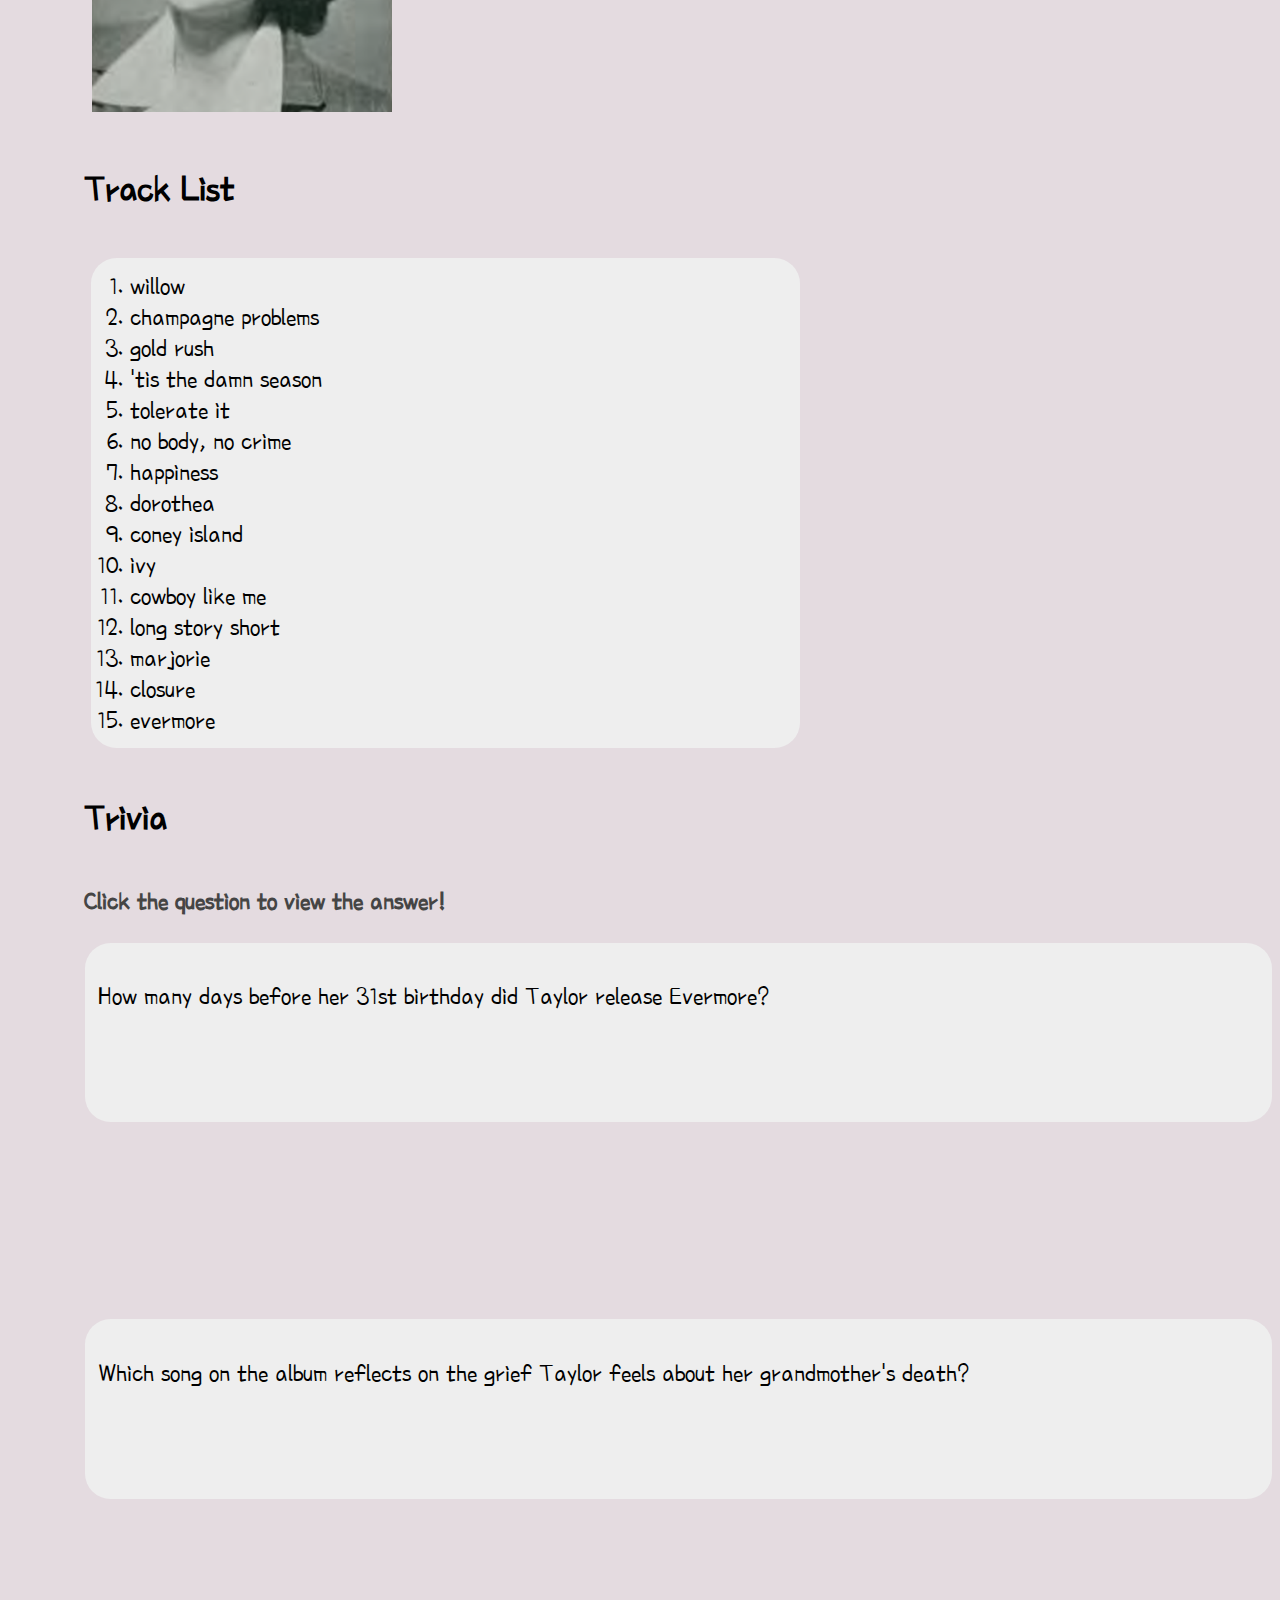
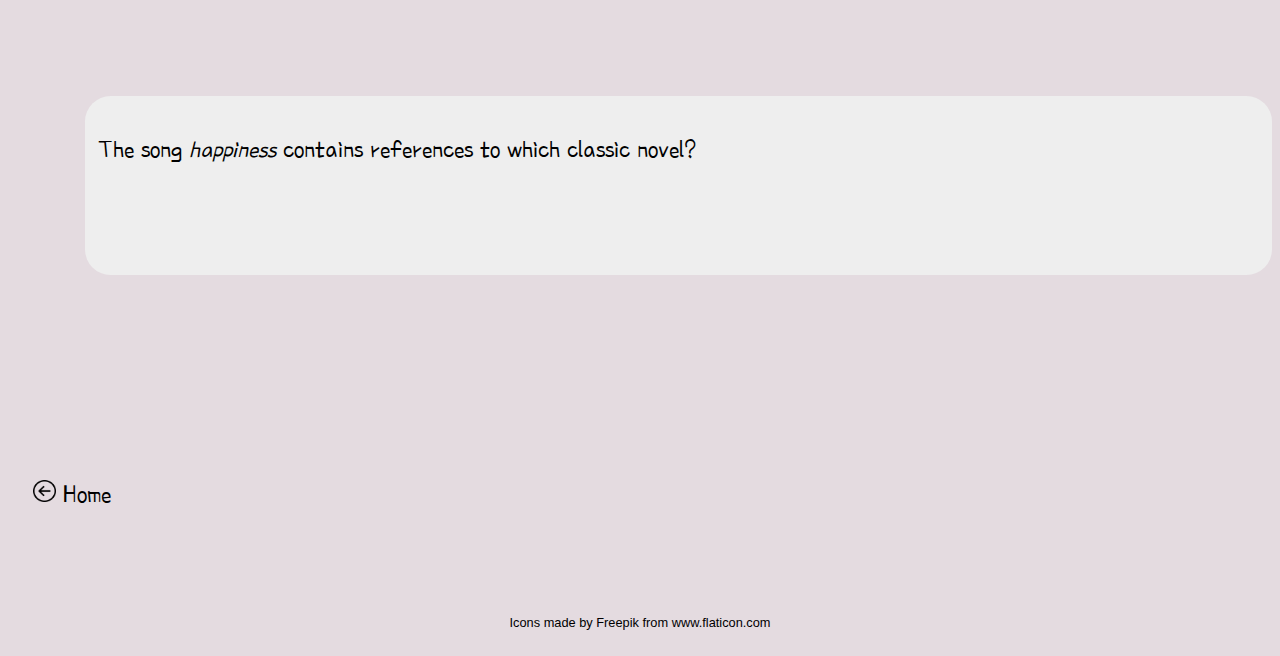
<file: evermore_detail_page.html>
<!DOCTYPE html>
<html lang="en"> 

<head>
	<meta charset="UTF-8">
	<meta name="viewport" content="width=device-width, initial-scale=1.0">

	<title>Taylor Swift Album Facts</title>

	<!-- Poor Story font  -->
  	<link rel="preconnect" href="https://fonts.googleapis.com">
	<link rel="preconnect" href="https://fonts.gstatic.com" crossorigin>
	<link href="https://fonts.googleapis.com/css2?family=Poor+Story&display=swap" rel="stylesheet">

	<!-- JQuery  -->
	<script 
src="https://ajax.googleapis.com/ajax/libs/jquery/3.2.1/jquery.mi
n.js"></script>

	<!-- Bootstrap -  CSS -->
	<link rel="stylesheet" href="https://cdn.jsdelivr.net/npm/bootstrap@4.6.0/dist/css/bootstrap.min.css" integrity="sha384-B0vP5xmATw1+K9KRQjQERJvTumQW0nPEzvF6L/Z6nronJ3oUOFUFpCjEUQouq2+l" crossorigin="anonymous">

	<!-- Bootstrap -  JavaScript -->
	<script src="https://cdn.jsdelivr.net/npm/bootstrap@4.6.0/dist/js/bootstrap.min.js" integrity="sha384-+YQ4JLhjyBLPDQt//I+STsc9iw4uQqACwlvpslubQzn4u2UU2UFM80nGisd026JF" crossorigin="anonymous"></script>

	<!-- Logo and Name in Top Tab -->
	<link rel="shortcut icon" type="image/png" href="assets/images/logo.png">
	
	<!-- css -->
	<link rel="stylesheet" type="text/css" href="assets/css/style.css">
	<!-- javascript -->
    <script src="assets/js/main.js" type="text/javascript"></script>
</head>
<body onload="onLoadEvermore()">
	
	<span class="glyphicon glyphicon-align-left" aria-hidden="true"></span>

	<!-- Back -->
	<div class="back">
		<a href="index.html">
			<img src="assets/images/back.png" alt="Back Button"/>
			<span>Home</span>
		 </a>
	</div>

	<!-- Album Title -->
	<h1 class="album_detail_header"> Evermore </h1>
	<div class="row align-items-start">

		<!-- Album Cover -->
		<div class="col-sm-5">
			<img class="album_detail_pic img-fluid" src="assets/images/evermore_detail.png" alt="Evermore Album Cover"/>
		</div>

		<div class="col-sm-1"></div>

		<!-- Description -->
		<div class="col-sm-5">
			<p>Taylor Swift’s ninth studio album <i>Evermore</i> was released on December 11, 2020, less than five months after the release of <a href="folklore_detail_page.html"><i>Folklore</i></a>. The album is dubbed by Taylor as a sister album to <a href="folklore_detail_page.html"><i>Folklore</i></a> and continues <a href="folklore_detail_page.html"><i>Folklore</i></a>’s indie folk and alternative rock feels. In comparison to <a href="folklore_detail_page.html"><i>Folklore</i></a>, <i>Evermore</i> was a more experimental process for Taylor and co-writer Aaron Dessner, with the two not subjecting themselves to any structure or limitations. The album was met with widespread acclaim, with NME critic Hannah Mylrea describing it as the “freewheeling younger sibling” to <a href="folklore_detail_page.html"><i>Folklore</i></a>, the “introspective, romantic older sister.” <i>Evermore</i> is nominated for Album of the Year at the 64th Annual Grammy Awards, which will be held on January 31, 2022.</p>
		</div>
	</div>

	<br><br><br>

	<!-- Source: https://www.w3schools.com/howto/howto_js_lightbox.asp -->

	<!-- Images used to open the lightbox -->
	<div class="row" id="lightbox_row">
	  <div class="column" class="lightbox_row_img">
	    <img src="assets/images/evermore1.png" onclick="openModal();currentSlide(1)" class="hover-shadow img-fluid" alt="Picture of Taylor from the album cover shoot ">
	  </div>
	  <div class="column">
	    <img src="assets/images/evermore2.png" onclick="openModal();currentSlide(2)" class="hover-shadow img-fluid" alt="Taylor singing “willow” at the 2021 Grammys">
	  </div>
	  <div class="column">
	    <img src="assets/images/evermore3.png" onclick="openModal();currentSlide(3)" class="hover-shadow img-fluid" alt="Still from the music video for “willow”">
	  </div>
	  <div class="column">
	    <img src="assets/images/evermore4.png" onclick="openModal();currentSlide(4)" class="hover-shadow img-fluid" alt="Marjorie Finlay, Taylor Swift’s grandmother about whom she wrote the song “marjorie”">
	  </div>
	</div>


	<!-- The Modal/Lightbox -->
	<div id="myModal" class="modal">
	  <span class="close cursor" onclick="closeModal()">&times;</span>
	  <div class="modal-content">

	    <div class="mySlides">
	      <div class="numbertext">1 / 4</div>
	      <img class="slide_img" src="assets/images/evermore1.png" alt="Picture of Taylor from the album cover shoot ">
	    </div>

	    <div class="mySlides">
	      <div class="numbertext">2 / 4</div>
	      <img class="slide_img" src="assets/images/evermore2.png" alt="Taylor singing “willow” at the 2021 Grammys">
	    </div>

	    <div class="mySlides">
	      <div class="numbertext">3 / 4</div>
	      <img class="slide_img" src="assets/images/evermore3.png" alt="Still from the music video for “willow”">
	    </div>

	    <div class="mySlides">
	      <div class="numbertext">4 / 4</div>
	      <img class="slide_img" src="assets/images/evermore4.png" alt="Marjorie Finlay, Taylor Swift’s grandmother about whom she wrote the song “marjorie”">
	    </div>

	    <!-- Next/previous controls -->
	    <a class="prev" onclick="plusSlides(-1)">&#10094;</a>
	    <a class="next" onclick="plusSlides(1)">&#10095;</a>

	    <!-- Caption text -->
	    <div class="caption-container">
	      <p id="caption"></p>
	    </div>

	    <!-- Thumbnail image controls -->
	    <div class="row"> 
		    <span class="column">
		      <img class="demo" src="assets/images/evermore1.png" onclick="currentSlide(1)" alt="Picture of Taylor from the album cover shoot "> 
		    </span>

		    <span class="column">
		      <img class="demo" src="assets/images/evermore2.png" onclick="currentSlide(2)" alt="Taylor singing “willow” at the 2021 Grammys">
		    </span>

		    <div class="column">
		      <img class="demo" src="assets/images/evermore3.png" onclick="currentSlide(3)" alt="Still from the music video for “willow”">
		    </div>

		    <div class="column">
		      <img class="demo" src="assets/images/evermore4.png" onclick="currentSlide(4)" alt="Marjorie Finlay, Taylor Swift’s grandmother about whom she wrote the song “marjorie”">
		    </div>
		</div>

	  </div>
	</div>

	<!-- Track List -->
	<h2>Track List </h2>
	
	<ol>
		<div class="row">
			<div class="col-sm-7">
				<li>willow</li>
				<li>champagne problems</li>
				<li>gold rush</li>
				<li>'tis the damn season</li>
				<li>tolerate it</li>
				<li>no body, no crime</li>
				<li>happiness</li>
				<li>dorothea</li>
			</div>
			<div class="col-sm-5">
				<li>coney island</li>
				<li>ivy</li>
				<li>cowboy like me</li>
				<li>long story short</li>
				<li>marjorie</li>
				<li>closure</li>
				<li>evermore</li>
			</div>
		</div>
	</ol>

	<!-- Trivia -->
	<h2>Trivia</h2>
	<h3>Click the question to view the answer!</h3>

	<div class="row">
		<div class="trivia_card col-sm-6" id="evermore_trivia_q_1">
			<p>How many days before her 31st birthday did Taylor release Evermore?</p> 
		</div>

		<div class="trivia_answer col-sm-3" id="evermore_trivia_a_1">
			<p>2 days</p>
		</div>
	</div>	

	<br>

	<div class="row">
		<div class="trivia_card col-sm-6" id="evermore_trivia_q_2">
			<p>Which song on the album reflects on the grief Taylor feels about her grandmother's death?</p>
		</div>

		<div class="trivia_answer col-sm-3" id="evermore_trivia_a_2">
			<p><i>marjorie</i></p>
		</div>
	</div>

	<br>

	<div class="row">
		<div class="trivia_card col-sm-6" id="evermore_trivia_q_3">
			<p>The song <i>happiness</i> contains references to which classic novel?</p>
		</div>

		<div class="trivia_answer col-sm-3" id="evermore_trivia_a_3">
			<p><i>The Great Gatsby</i></p>
		</div>
	</div>

	<!-- Back -->
	<div class="back">
		<a href="index.html">
			<img src="assets/images/back.png" alt="Back Button"/>
			<span>Home</span>
		 </a>
	</div>
	

</body>

<!-- Footer -->
<footer>
	
	<br><br><br>
	<p>
		<div id="footer_text">Icons made by <a href="https://www.freepik.com" title="Freepik">Freepik</a> from <a href="https://www.flaticon.com/" title="Flaticon">www.flaticon.com</a></div>
	</p>

</footer>
</file>
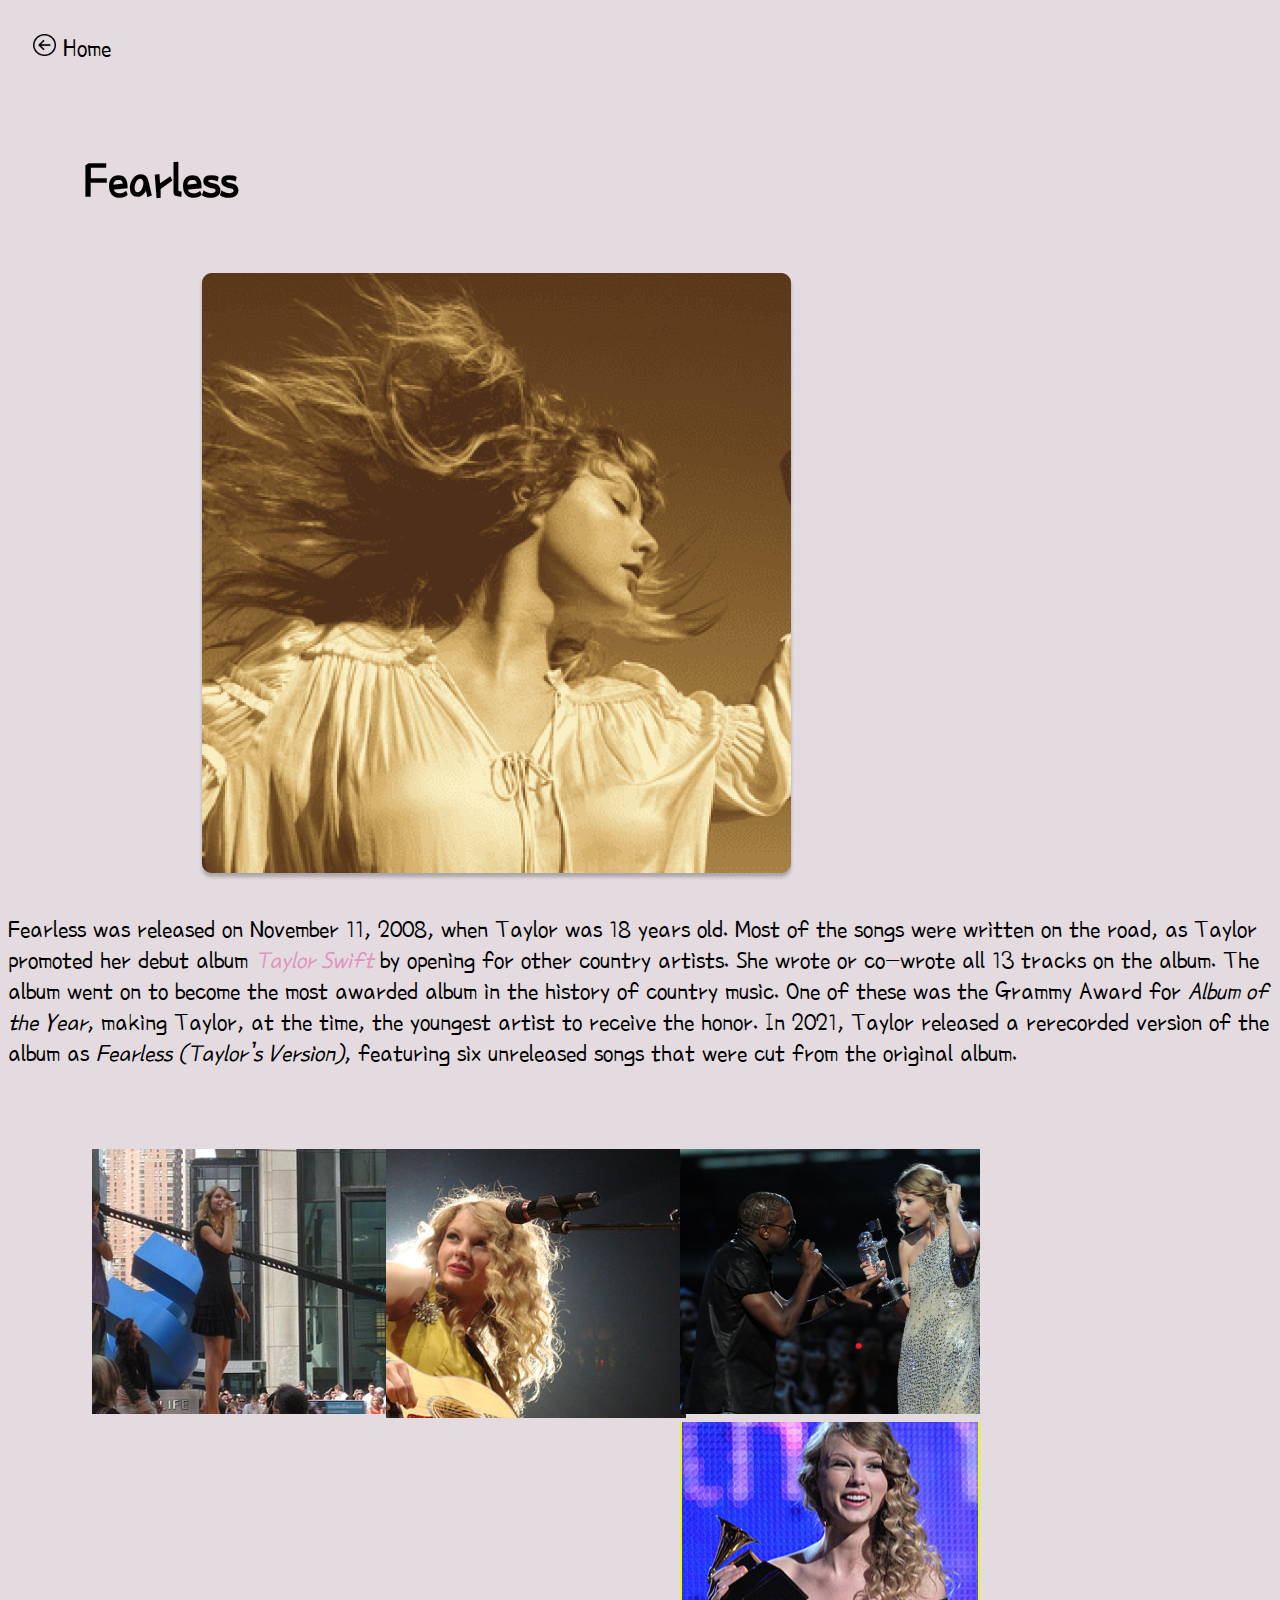
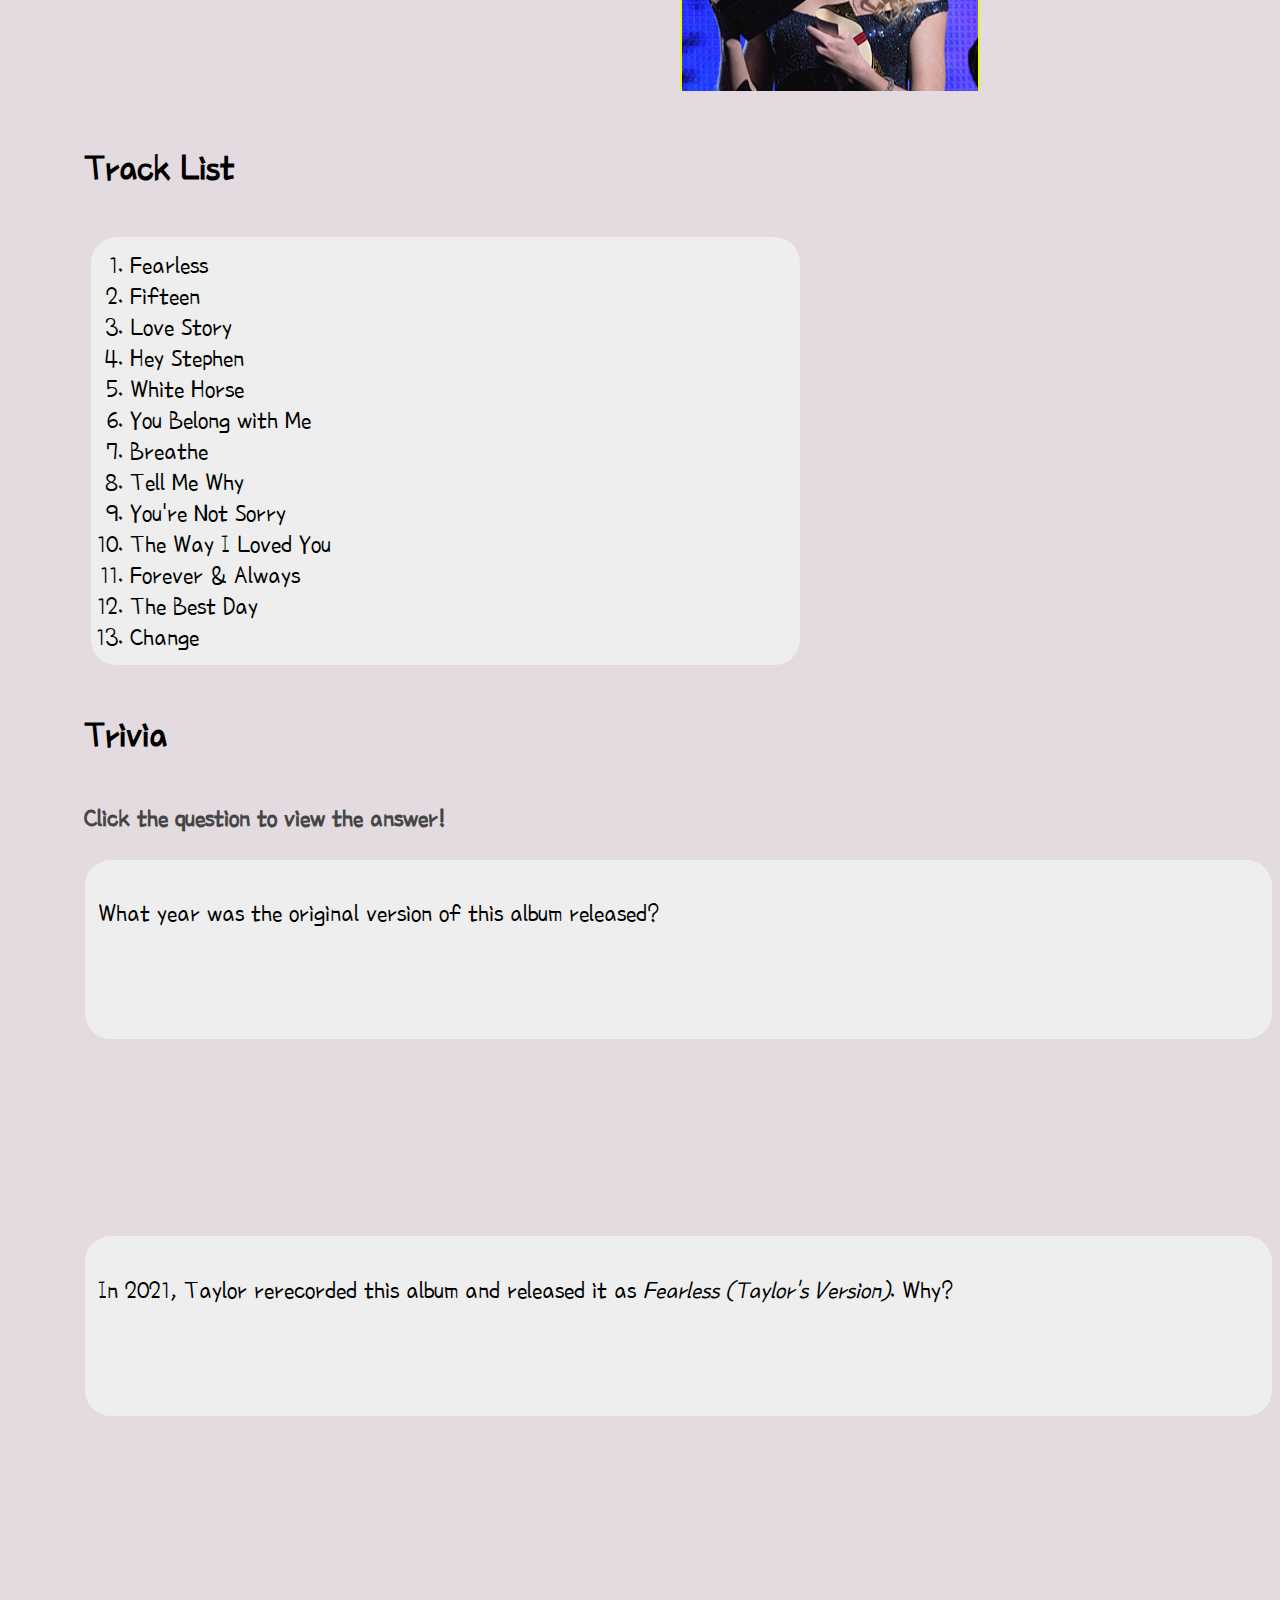
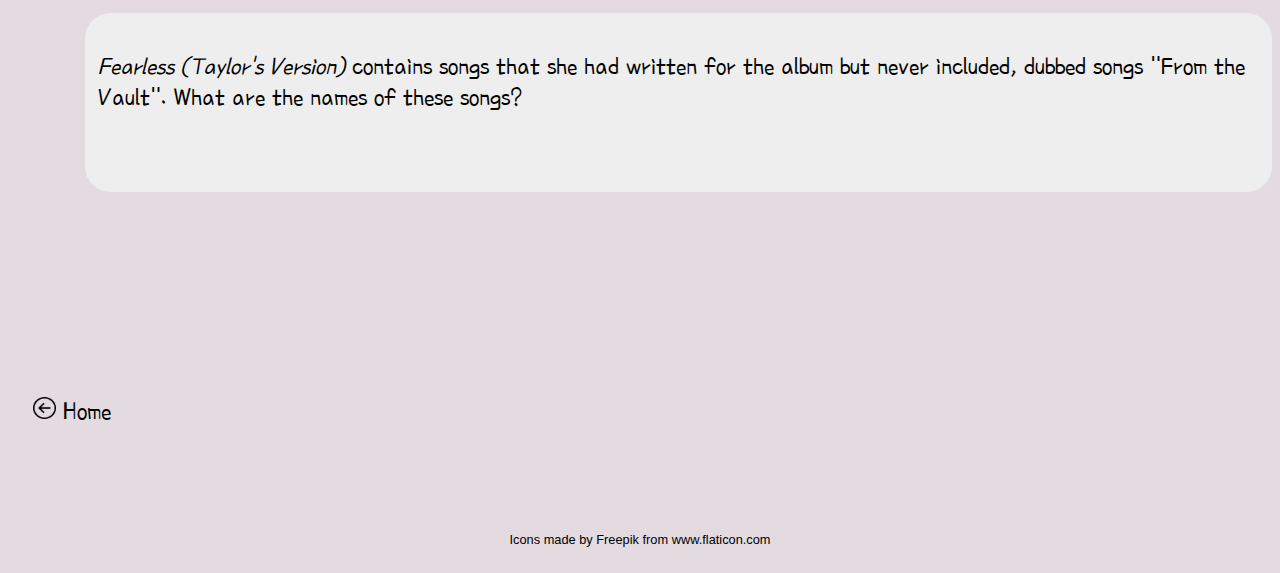
<file: fearless_detail_page.html>
<!DOCTYPE html>
<html lang="en"> 

<head>
	<meta charset="UTF-8">
	<meta name="viewport" content="width=device-width, initial-scale=1.0">

	<title>Taylor Swift Album Facts</title>

	<!-- Poor Story font  -->
  	<link rel="preconnect" href="https://fonts.googleapis.com">
	<link rel="preconnect" href="https://fonts.gstatic.com" crossorigin>
	<link href="https://fonts.googleapis.com/css2?family=Poor+Story&display=swap" rel="stylesheet">

	<!-- JQuery  -->
	<script 
src="https://ajax.googleapis.com/ajax/libs/jquery/3.2.1/jquery.mi
n.js"></script>

	<!-- Bootstrap -  CSS -->
	<link rel="stylesheet" href="https://cdn.jsdelivr.net/npm/bootstrap@4.6.0/dist/css/bootstrap.min.css" integrity="sha384-B0vP5xmATw1+K9KRQjQERJvTumQW0nPEzvF6L/Z6nronJ3oUOFUFpCjEUQouq2+l" crossorigin="anonymous">

	<!-- Bootstrap -  JavaScript -->
	<script src="https://cdn.jsdelivr.net/npm/bootstrap@4.6.0/dist/js/bootstrap.min.js" integrity="sha384-+YQ4JLhjyBLPDQt//I+STsc9iw4uQqACwlvpslubQzn4u2UU2UFM80nGisd026JF" crossorigin="anonymous"></script>

	<!-- Logo and Name in Top Tab -->
	<link rel="shortcut icon" type="image/png" href="assets/images/logo.png">
	
	<!-- css -->
	<link rel="stylesheet" type="text/css" href="assets/css/style.css">
	<!-- javascript -->
    <script src="assets/js/main.js" type="text/javascript"></script>
</head>
<body onload="onLoadFearless()">
	
	<span class="glyphicon glyphicon-align-left" aria-hidden="true"></span>

	<!-- Back -->
	<div class="back">
		<a href="index.html">
			<img src="assets/images/back.png" alt="Back Button"/>
			<span>Home</span>
		 </a>
	</div>

	<!-- Album Title -->
	<h1 class="album_detail_header"> Fearless </h1>
	<div class="row align-items-start">

		<!-- Album Cover -->
		<div class="col-sm-5">
			<img class="album_detail_pic img-fluid" src="assets/images/fearless_detail.png" alt="Fearless (Taylor's Version) Album Cover"/>
		</div>

		<div class="col-sm-1"></div>

		<!-- Description -->
		<div class="col-sm-5">
			<p>Fearless was released on November 11, 2008, when Taylor was 18 years old. Most of the songs were written on the road, as Taylor promoted her debut album <a class="description_link" href="debut_detail_page.html"><i>Taylor Swift</i></a> by opening for other country artists. She wrote or co-wrote all 13 tracks on the album. The album went on to become the most awarded album in the history of country music. One of these was the Grammy Award for <i>Album of the Year</i>, making Taylor, at the time, the youngest artist to receive the honor. In 2021, Taylor released a rerecorded version of the album as <i>Fearless (Taylor’s Version)</i>, featuring six unreleased songs that were cut from the original album.</p>
		</div>
	</div>

	<br><br><br>

		<!-- Source: https://www.w3schools.com/howto/howto_js_lightbox.asp -->

	<!-- Images used to open the lightbox -->
	<div class="row" id="lightbox_row">
	  <div class="column" class="lightbox_row_img">
	    <img src="assets/images/fearless1.png" onclick="openModal();currentSlide(1)" class="hover-shadow img-fluid" alt="Taylor rehearsing “You Belong with Me” for the 2009 MTV Video Music awards">
	  </div>
	  <div class="column">
	    <img src="assets/images/fearless2.png" onclick="openModal();currentSlide(2)" class="hover-shadow img-fluid" alt="Taylor performing on the Fearless Tour'">
	  </div>
	  <div class="column">
	    <img src="assets/images/fearless3.png" onclick="openModal();currentSlide(3)" class="hover-shadow img-fluid" alt="Kanye crashing Taylor’s award speech at the VMAs">
	  </div>
	  <div class="column">
	    <img src="assets/images/fearless4.png" onclick="openModal();currentSlide(4)" class="hover-shadow img-fluid" alt="Taylor winning the Grammy for “Album of the Year”">
	  </div>
	</div>


	<!-- The Modal/Lightbox -->
	<div id="myModal" class="modal">
	  <span class="close cursor" onclick="closeModal()">&times;</span>
	  <div class="modal-content">

	    <div class="mySlides">
	      <div class="numbertext">1 / 4</div>
	      <img class="slide_img" src="assets/images/fearless1.png" alt="Taylor rehearsing “You Belong with Me” for the 2009 MTV Video Music awards">
	    </div>

	    <div class="mySlides">
	      <div class="numbertext">2 / 4</div>
	      <img class="slide_img" src="assets/images/fearless2.png" alt="Taylor performing on the Fearless Tour'">
	    </div>

	    <div class="mySlides">
	      <div class="numbertext">3 / 4</div>
	      <img class="slide_img" src="assets/images/fearless3.png" alt="Kanye crashing Taylor’s award speech at the VMAs">
	    </div>

	    <div class="mySlides">
	      <div class="numbertext">4 / 4</div>
	      <img class="slide_img" src="assets/images/fearless4.png" alt="Taylor winning the Grammy for “Album of the Year”">
	    </div>

	    <!-- Next/previous controls -->
	    <a class="prev" onclick="plusSlides(-1)">&#10094;</a>
	    <a class="next" onclick="plusSlides(1)">&#10095;</a>

	    <!-- Caption text -->
	    <div class="caption-container">
	      <p id="caption"></p>
	    </div>

	    <!-- Thumbnail image controls -->
	    <div class="row"> 
		    <span class="column">
		      <img class="demo" src="assets/images/fearless1.png" onclick="currentSlide(1)" alt="Taylor rehearsing “You Belong with Me” for the 2009 MTV Video Music awards"> 
		    </span>

		    <span class="column">
		      <img class="demo" src="assets/images/fearless2.png" onclick="currentSlide(2)" alt="Taylor performing on the Fearless Tour'">
		    </span>

		    <div class="column">
		      <img class="demo" src="assets/images/fearless3.png" onclick="currentSlide(3)" alt="Kanye crashing Taylor’s award speech at the VMAs">
		    </div>

		    <div class="column">
		      <img class="demo" src="assets/images/fearless4.png" onclick="currentSlide(4)" alt="Taylor winning the Grammy for “Album of the Year”">
		    </div>
		</div>

	  </div>
	</div>

	<!-- Track List -->
	<h2>Track List </h2>
	
	<ol>
		<div class="row">
			<div class="col-sm-7">
				<li>Fearless</li>
				<li>Fifteen</li>
				<li>Love Story</li>
				<li>Hey Stephen</li>
				<li>White Horse</li>
				<li>You Belong with Me</li>
				<li>Breathe</li>
			</div>
			<div class="col-sm-5">
				<li>Tell Me Why</li>
				<li>You're Not Sorry</li>
				<li>The Way I Loved You</li>
				<li>Forever & Always</li>
				<li>The Best Day</li>
				<li>Change</li>
			</div>
		</div>
	</ol>

	<!-- Trivia -->
	<h2>Trivia</h2>
	<h3>Click the question to view the answer!</h3>

	<div class="row">
		<div class="trivia_card col-sm-6" id="fearless_trivia_q_1">
			<p>What year was the original version of this album released?</p> 
		</div>

		<div class="trivia_answer col-sm-3" id="fearless_trivia_a_1">
			<p>2008</p>
		</div>
	</div>	

	<br>

	<div class="row">
		<div class="trivia_card col-sm-6" id="fearless_trivia_q_2">
			<p>In 2021, Taylor rerecorded this album and released it as <i>Fearless (Taylor's Version)</i>. Why?</p>
		</div>

		<div class="trivia_answer col-sm-3" id="fearless_trivia_a_2">
			<p>Big Machine Records, the old label Taylor was signed to, owned the masters of her original record deals from 2005 to 2018. The owner of the label, Scooter Braun, repeatedly bullied her, and Taylor felt uneasy that he was making money off of her work. This, along with a desire to own her own work, motivated her to rerecord all of the albums currently managed by Braun.</p>
		</div>
	</div>

	<br>

	<div class="row">
		<div class="trivia_card col-sm-6" id="fearless_trivia_q_3">
			<p><i>Fearless (Taylor's Version)</i> contains songs that she had written for the album but never included, dubbed songs "From the Vault". What are the names of these songs?</p>
		</div>

		<div class="trivia_answer col-sm-3" id="fearless_trivia_a_3">
			<ul>
				<li><i>We Were Happy</i></li>
				<li><i>Mr. Perfectly Fine</i></li>
				<li><i>You All Over Me</i></li>
				<li><i>Don't You</i></li>
				<li><i>That's When</i></li>
				<li><i>Bye Bye Baby</i></li>
			</ul>
		</div>
	</div>

	<!-- Back -->
	<div class="back">
		<a href="index.html">
			<img src="assets/images/back.png" alt="Back Button"/>
			<span>Home</span>
		 </a>
	</div>
	

</body>

<!-- Footer -->
<footer>
	
	<br><br><br>
	<p>
		<div id="footer_text">Icons made by <a href="https://www.freepik.com" title="Freepik">Freepik</a> from <a href="https://www.flaticon.com/" title="Flaticon">www.flaticon.com</a></div>
	</p>

</footer>
</file>
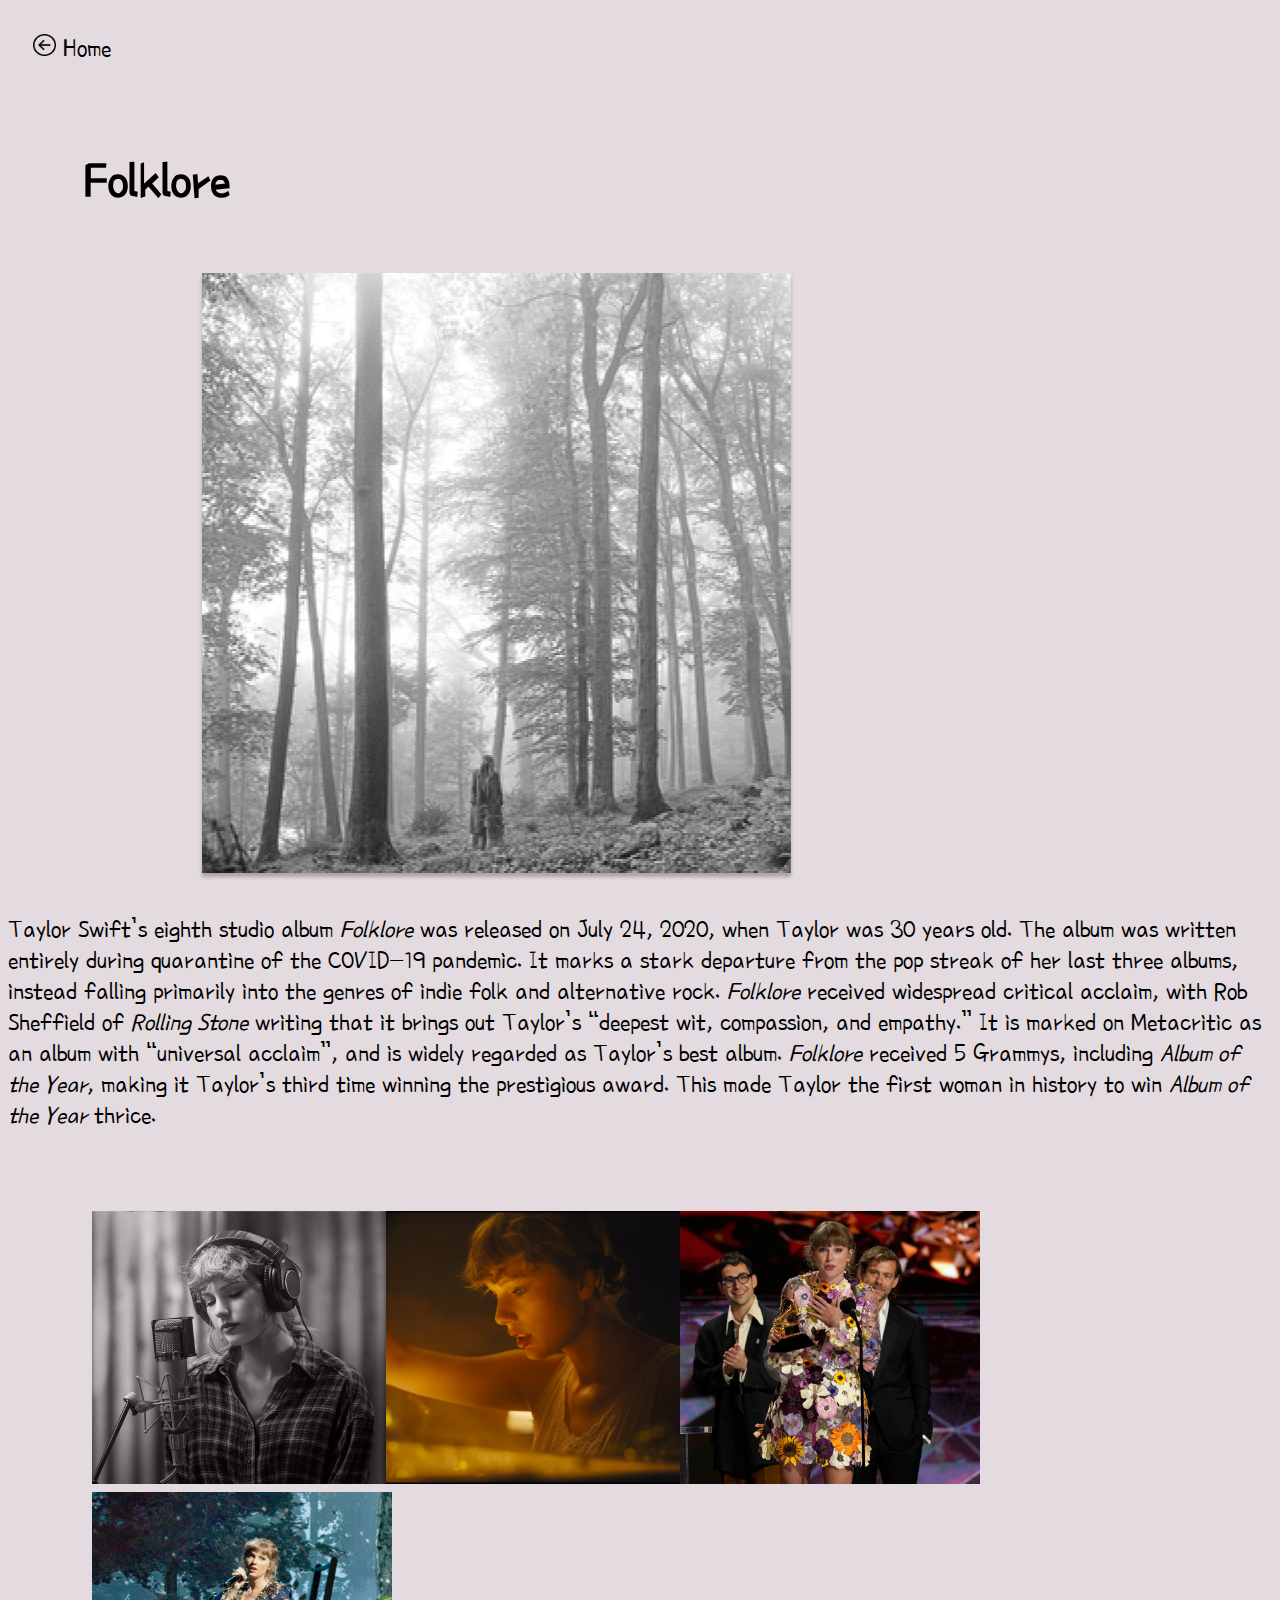
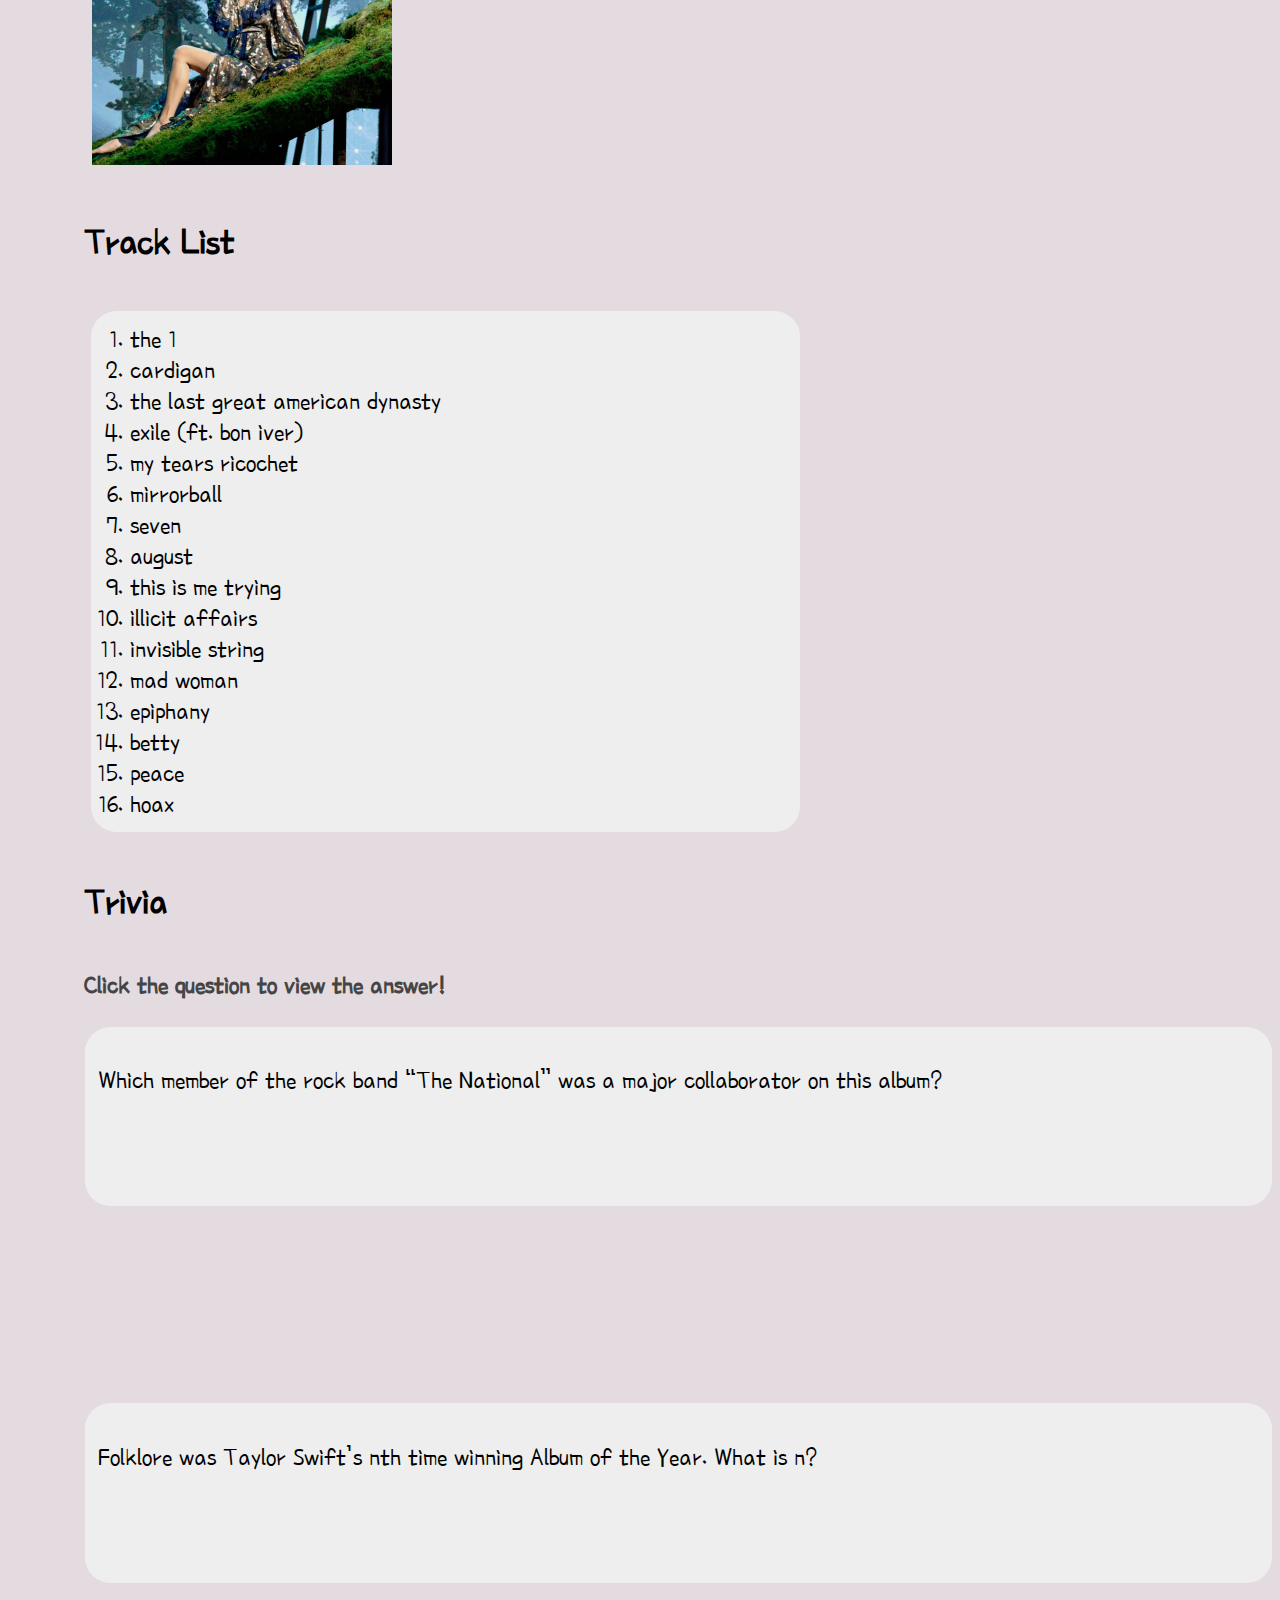
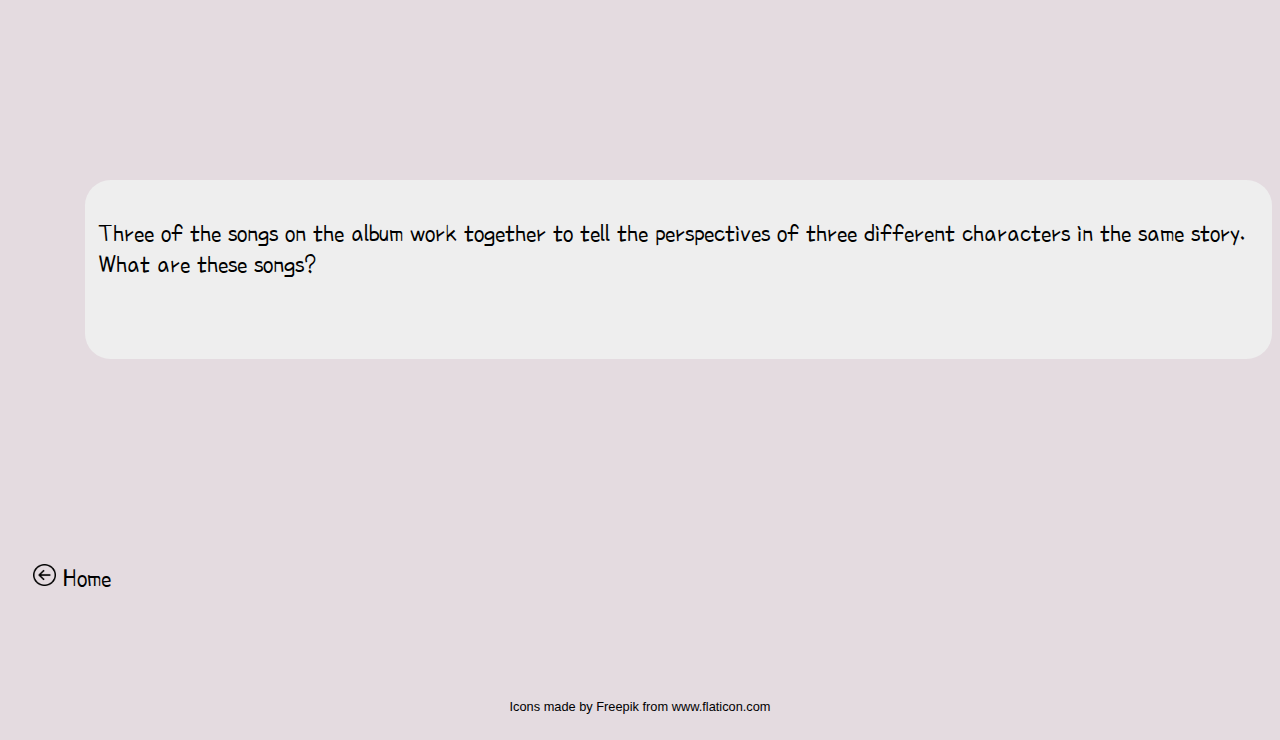
<file: folklore_detail_page.html>
<!DOCTYPE html>
<html lang="en"> 

<head>
	<meta charset="UTF-8">
	<meta name="viewport" content="width=device-width, initial-scale=1.0">

	<title>Taylor Swift Album Facts</title>

	<!-- Poor Story font  -->
  	<link rel="preconnect" href="https://fonts.googleapis.com">
	<link rel="preconnect" href="https://fonts.gstatic.com" crossorigin>
	<link href="https://fonts.googleapis.com/css2?family=Poor+Story&display=swap" rel="stylesheet">

	<!-- JQuery  -->
	<script 
src="https://ajax.googleapis.com/ajax/libs/jquery/3.2.1/jquery.mi
n.js"></script>

	<!-- Bootstrap -  CSS -->
	<link rel="stylesheet" href="https://cdn.jsdelivr.net/npm/bootstrap@4.6.0/dist/css/bootstrap.min.css" integrity="sha384-B0vP5xmATw1+K9KRQjQERJvTumQW0nPEzvF6L/Z6nronJ3oUOFUFpCjEUQouq2+l" crossorigin="anonymous">

	<!-- Bootstrap -  JavaScript -->
	<script src="https://cdn.jsdelivr.net/npm/bootstrap@4.6.0/dist/js/bootstrap.min.js" integrity="sha384-+YQ4JLhjyBLPDQt//I+STsc9iw4uQqACwlvpslubQzn4u2UU2UFM80nGisd026JF" crossorigin="anonymous"></script>

	<!-- Logo and Name in Top Tab -->
	<link rel="shortcut icon" type="image/png" href="assets/images/logo.png">
	
	<!-- css -->
	<link rel="stylesheet" type="text/css" href="assets/css/style.css">
	<!-- javascript -->
    <script src="assets/js/main.js" type="text/javascript"></script>
</head>
<body onload="onLoadFolklore()">
	
	<span class="glyphicon glyphicon-align-left" aria-hidden="true"></span>

	<!-- Back -->
	<div class="back">
		<a href="index.html">
			<img src="assets/images/back.png" alt="Back Button"/>
			<span>Home</span>
		 </a>
	</div>

	<!-- Album Title -->
	<h1 class="album_detail_header"> Folklore </h1>
	<div class="row align-items-start">

		<!-- Album Cover -->
		<div class="col-sm-5">
			<img class="album_detail_pic img-fluid" src="assets/images/folklore_detail.png" alt="Folklore Album Cover"/>
		</div>

		<div class="col-sm-1"></div>

		<!-- Description -->
		<div class="col-sm-5">
			<p>Taylor Swift’s eighth studio album <i>Folklore</i> was released on July 24, 2020, when Taylor was 30 years old. The album was written entirely during quarantine of the COVID-19 pandemic. It marks a stark departure from the pop streak of her last three albums, instead falling primarily into the genres of indie folk and alternative rock. <i>Folklore</i> received widespread critical acclaim, with Rob Sheffield of <i>Rolling Stone</i> writing that it brings out Taylor’s “deepest wit, compassion, and empathy.” It is marked on Metacritic as an album with “universal acclaim”, and is widely regarded as Taylor’s best album. <i>Folklore</i> received 5 Grammys, including <i>Album of the Year</i>, making it Taylor’s third time winning the prestigious award. This made Taylor the first woman in history to win <i>Album of the Year</i> thrice.</p>
		</div>
	</div>

	<br><br><br>

	<!-- Source: https://www.w3schools.com/howto/howto_js_lightbox.asp -->

	<!-- Images used to open the lightbox -->
	<div class="row" id="lightbox_row">
	  <div class="column" class="lightbox_row_img">
	    <img src="assets/images/folklore1.png" onclick="openModal();currentSlide(1)" class="hover-shadow img-fluid" alt="Taylor Recording Folklore for the Long Pond Studio Sessions">
	  </div>
	  <div class="column">
	    <img src="assets/images/folklore2.png" onclick="openModal();currentSlide(2)" class="hover-shadow img-fluid" alt="Taylor In The Music Video for 'Cardigan'">
	  </div>
	  <div class="column">
	    <img src="assets/images/folklore3.png" onclick="openModal();currentSlide(3)" class="hover-shadow img-fluid" alt="Taylor In The Music Video for 'Cardigan'">
	  </div>
	  <div class="column">
	    <img src="assets/images/folklore4.png" onclick="openModal();currentSlide(4)" class="hover-shadow img-fluid" alt="Taylor Accepting the Grammy Award for Album of the Year for Folklore">
	  </div>
	</div>


	<!-- The Modal/Lightbox -->
	<div id="myModal" class="modal">
	  <span class="close cursor" onclick="closeModal()">&times;</span>
	  <div class="modal-content">

	    <div class="mySlides">
	      <div class="numbertext">1 / 4</div>
	      <img class="slide_img" src="assets/images/folklore1.png" alt="Taylor Recording Folklore for the Long Pond Studio Sessions">
	    </div>

	    <div class="mySlides">
	      <div class="numbertext">2 / 4</div>
	      <img class="slide_img" src="assets/images/folklore2.png" alt="Taylor In The Music Video for 'Cardigan'">
	    </div>

	    <div class="mySlides">
	      <div class="numbertext">3 / 4</div>
	      <img class="slide_img" src="assets/images/folklore3.png" alt="Taylor Accepting the Grammy Award for Album of the Year for Folklore">
	    </div>

	    <div class="mySlides">
	      <div class="numbertext">4 / 4</div>
	      <img class="slide_img" src="assets/images/folklore4.png" alt="Taylor Performing 'Cardigan' at the Grammy Awards">
	    </div>

	    <!-- Next/previous controls -->
	    <a class="prev" onclick="plusSlides(-1)">&#10094;</a>
	    <a class="next" onclick="plusSlides(1)">&#10095;</a>

	    <!-- Caption text -->
	    <div class="caption-container">
	      <p id="caption"></p>
	    </div>

	    <!-- Thumbnail image controls -->
	    <div class="row"> 
	 
		    <span class="column">
		      <img class="demo" src="assets/images/folklore1.png" onclick="currentSlide(1)" alt="Taylor Recording Folklore for the Long Pond Studio Sessions"> 
		    </span>

		    <span class="column">
		      <img class="demo" src="assets/images/folklore2.png" onclick="currentSlide(2)" alt="Taylor In The Music Video for 'Cardigan'">
		    </span>

		    <div class="column">
		      <img class="demo" src="assets/images/folklore3.png" onclick="currentSlide(3)" alt="Taylor Accepting the Grammy Award for Album of the Year for Folklore">
		    </div>

		    <div class="column">
		      <img class="demo" src="assets/images/folklore4.png" onclick="currentSlide(4)" alt="Taylor Performing 'Cardigan' at the Grammy Awards">
		    </div>
		</div>

	  </div>
	</div>

	<!-- Track List -->
	<h2>Track List </h2>
	
	<ol>
		<div class="row">
			<div class="col-sm-7">
				<li>the 1</li>
				<li>cardigan</li>
				<li>the last great american dynasty</li>
				<li>exile (ft. bon iver)</li>
				<li>my tears ricochet</li>
				<li>mirrorball</li>
				<li>seven</li>
				<li>august</li>
			</div>
			<div class="col-sm-5">
				<li>this is me trying</li>
				<li>illicit affairs</li>
				<li>invisible string</li>
				<li>mad woman</li>
				<li>epiphany</li>
				<li>betty</li>
				<li>peace</li>
				<li>hoax</li>
			</div>
		</div>
	</ol>

	<!-- Trivia -->
	<h2>Trivia</h2>
	<h3>Click the question to view the answer!</h3>

	<div class="row">
		<div class="trivia_card col-sm-6" id="folklore_trivia_q_1">
			<p>Which member of the rock band “The National” was a major collaborator on this album?</p> 
		</div>

		<div class="trivia_answer col-sm-3" id="folklore_trivia_a_1">
			<p>Aaron Dessner!</p>
		</div>
	</div>	

	<br> 

	<div class="row">
		<div class="trivia_card col-sm-6" id="folklore_trivia_q_2">
			<p>Folklore was Taylor Swift’s nth time winning Album of the Year. What is n?</p>
		</div>

		<div class="trivia_answer col-sm-3" id="folklore_trivia_a_2">
			<p>3</p>
		</div>
	</div>

	<br>

	<div class="row">
		<div class="trivia_card col-sm-6" id="folklore_trivia_q_3">
			<p>Three of the songs on the album work together to tell the perspectives of three different characters in the same story. What are these songs?</p>
		</div>

		<div class="trivia_answer col-sm-3" id="folklore_trivia_a_3">
			<p><i>august</i>, <i>betty</i>, and <i>cardigan</i></p>
		</div>
	</div>

	<!-- Back -->
	<div class="back">
		<a href="index.html">
			<img src="assets/images/back.png" alt="Back Button"/>
			<span>Home</span>
		 </a>
	</div>
	

</body>

<!-- Footer -->
<footer>
	
	<br><br><br>
	<p>
		<div id="footer_text">Icons made by <a href="https://www.freepik.com" title="Freepik">Freepik</a> from <a href="https://www.flaticon.com/" title="Flaticon">www.flaticon.com</a></div>
	</p>

</footer>
</file>
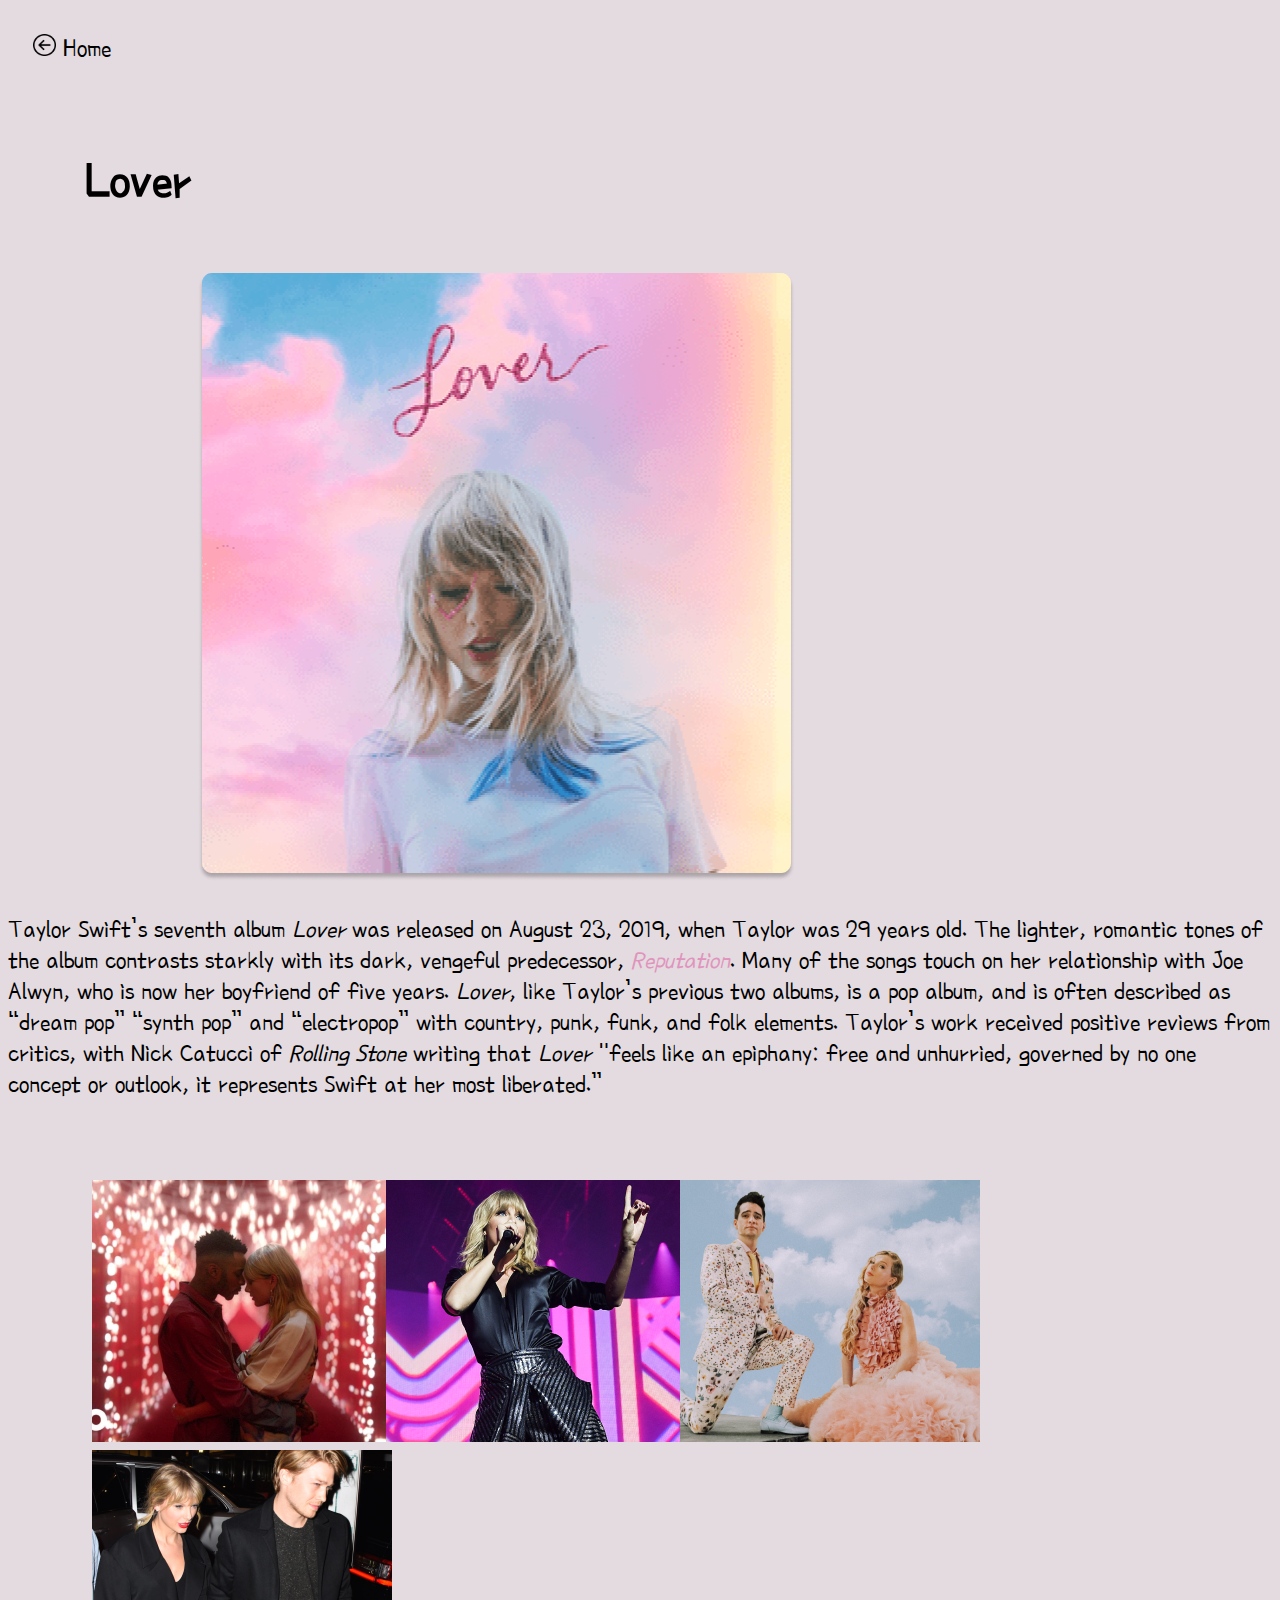
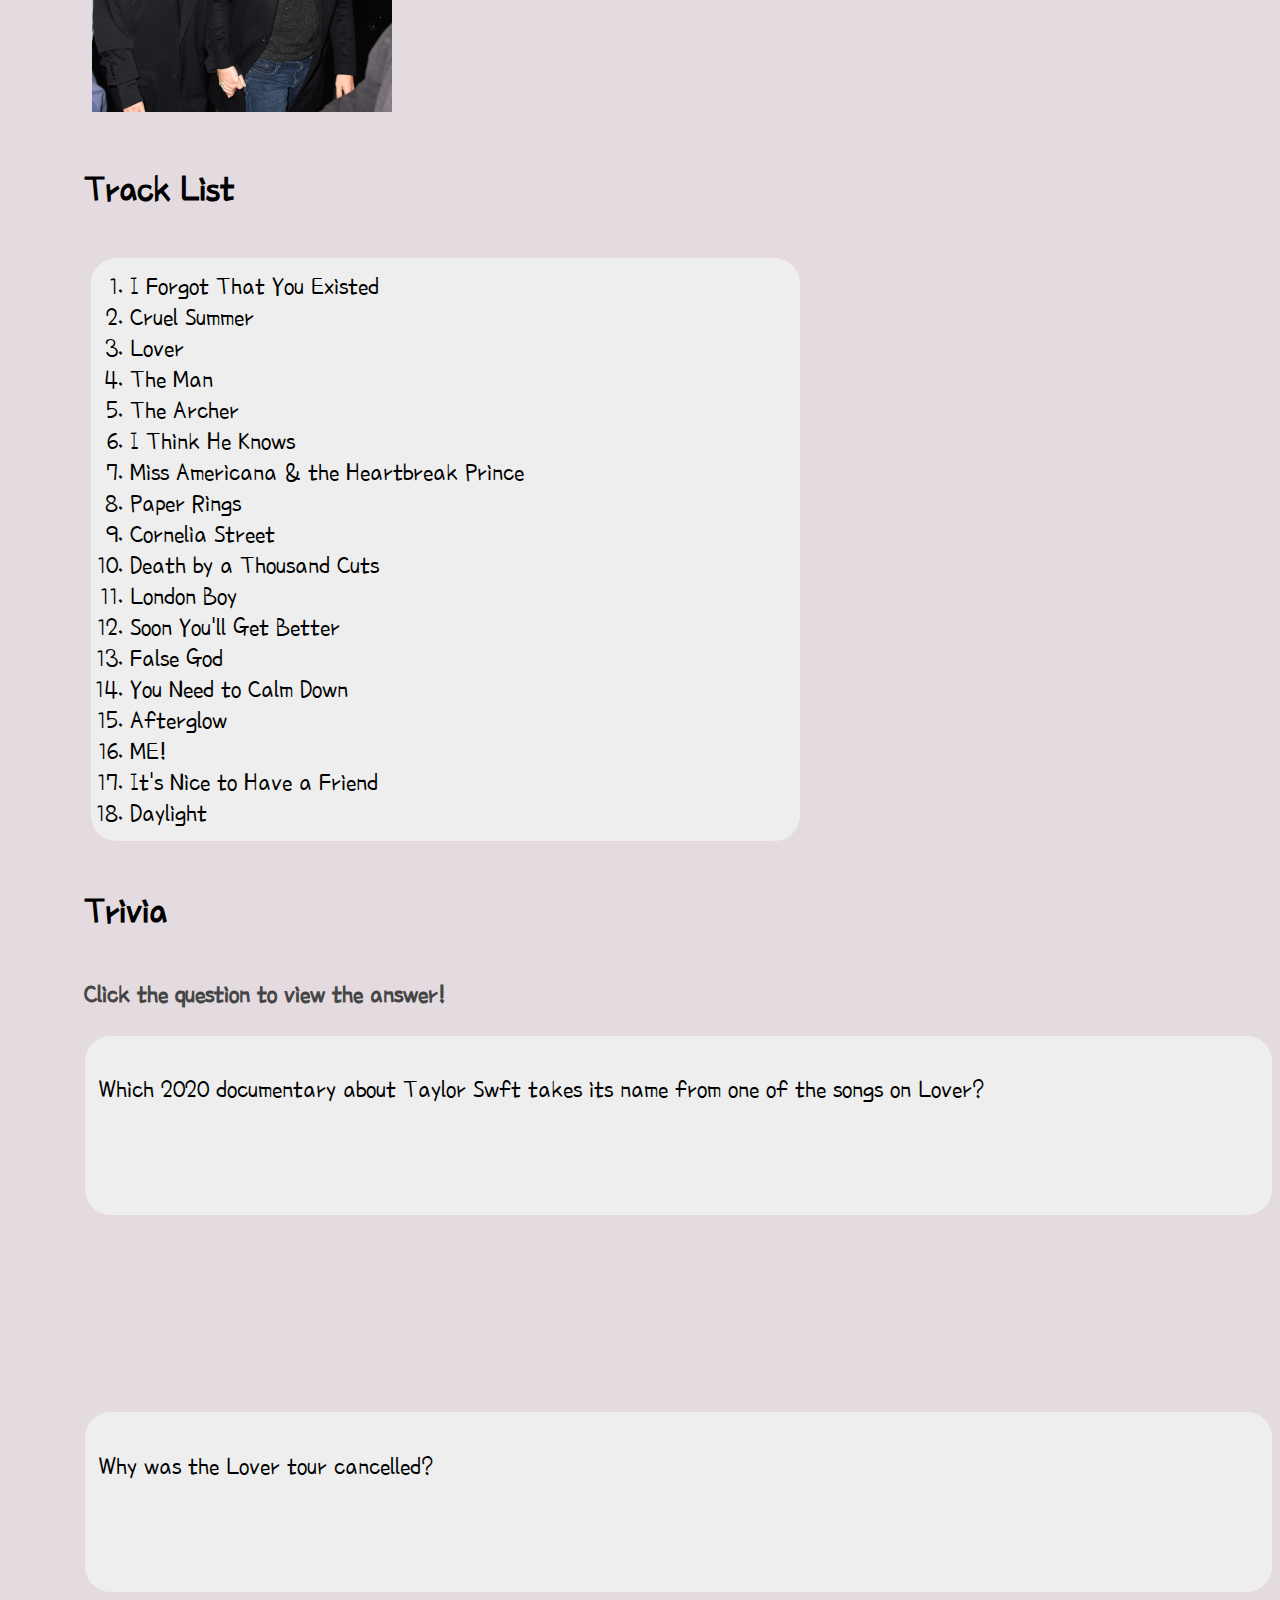
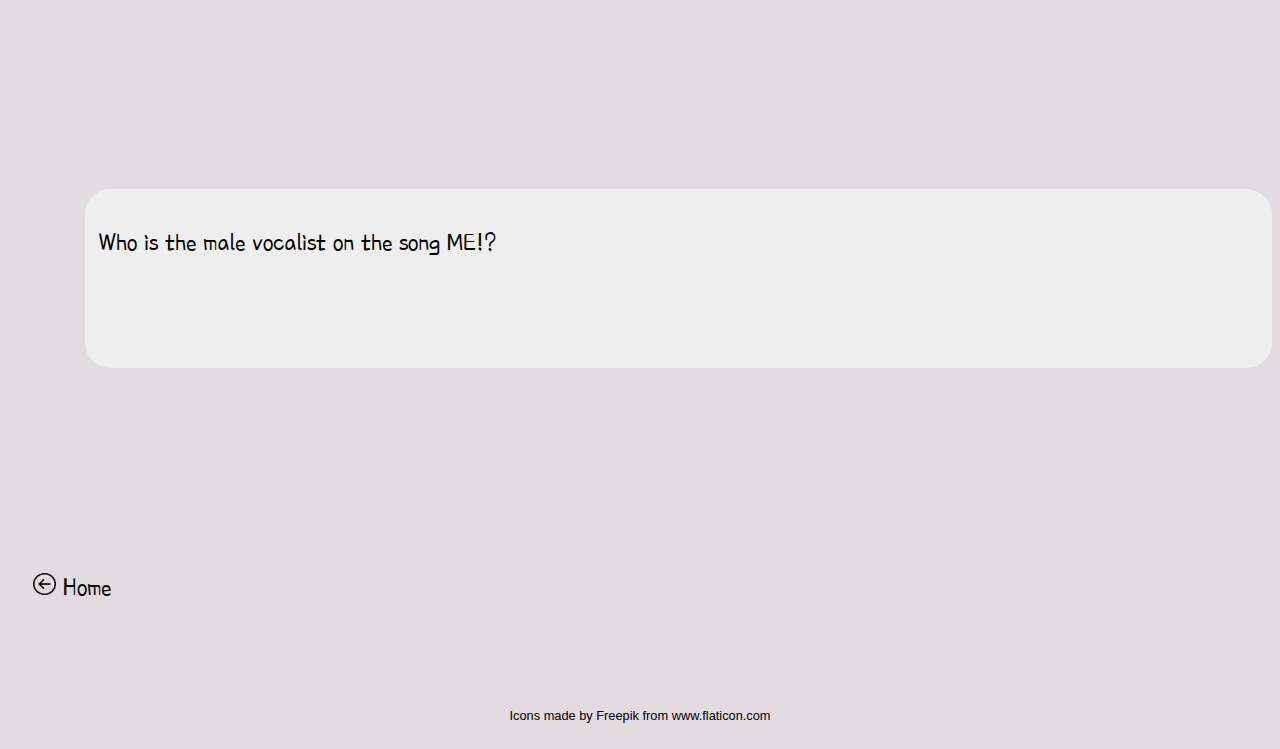
<file: lover_detail_page.html>
<!DOCTYPE html>
<html lang="en"> 

<head>
	<meta charset="UTF-8">
	<meta name="viewport" content="width=device-width, initial-scale=1.0">

	<title>Taylor Swift Album Facts</title>

	<!-- Poor Story font  -->
  	<link rel="preconnect" href="https://fonts.googleapis.com">
	<link rel="preconnect" href="https://fonts.gstatic.com" crossorigin>
	<link href="https://fonts.googleapis.com/css2?family=Poor+Story&display=swap" rel="stylesheet">

	<!-- JQuery  -->
	<script 
src="https://ajax.googleapis.com/ajax/libs/jquery/3.2.1/jquery.mi
n.js"></script>

	<!-- Bootstrap -  CSS -->
	<link rel="stylesheet" href="https://cdn.jsdelivr.net/npm/bootstrap@4.6.0/dist/css/bootstrap.min.css" integrity="sha384-B0vP5xmATw1+K9KRQjQERJvTumQW0nPEzvF6L/Z6nronJ3oUOFUFpCjEUQouq2+l" crossorigin="anonymous">

	<!-- Bootstrap -  JavaScript -->
	<script src="https://cdn.jsdelivr.net/npm/bootstrap@4.6.0/dist/js/bootstrap.min.js" integrity="sha384-+YQ4JLhjyBLPDQt//I+STsc9iw4uQqACwlvpslubQzn4u2UU2UFM80nGisd026JF" crossorigin="anonymous"></script>

	<!-- Logo and Name in Top Tab -->
	<link rel="shortcut icon" type="image/png" href="assets/images/logo.png">
	
	<!-- css -->
	<link rel="stylesheet" type="text/css" href="assets/css/style.css">
	<!-- javascript -->
    <script src="assets/js/main.js" type="text/javascript"></script>
</head>
<body onload="onLoadLover()">
	
	<span class="glyphicon glyphicon-align-left" aria-hidden="true"></span>

	<!-- Back -->
	<div class="back">
		<a href="index.html">
			<img src="assets/images/back.png" alt="Back Button"/>
			<span>Home</span>
		 </a>
	</div>

	<!-- Album Title -->
	<h1 class="album_detail_header"> Lover </h1>
	<div class="row align-items-start">

		<!-- Album Cover -->
		<div class="col-sm-5">
			<img class="album_detail_pic img-fluid" src="assets/images/lover_detail.png" alt="Lover Album Cover"/>
		</div>

		<div class="col-sm-1"></div>

		<!-- Description -->
		<div class="col-sm-5">
			<p>Taylor Swift’s seventh album <i>Lover</i> was released on August 23, 2019, when Taylor was 29 years old. The lighter, romantic tones of the album contrasts starkly with its dark, vengeful predecessor, <a class="description_link" href="rep_detail_page.html"><i>Reputation</i></a>. Many of the songs touch on her relationship with Joe Alwyn, who is now her boyfriend of five years. <i>Lover</i>, like Taylor’s previous two albums, is a pop album, and is often described as “dream pop” “synth pop” and “electropop” with country, punk, funk, and folk elements. Taylor’s work received positive reviews from critics, with Nick Catucci of <i>Rolling Stone</i> writing that <i>Lover</i> "feels like an epiphany: free and unhurried, governed by no one concept or outlook, it represents Swift at her most liberated.”</p>
		</div>
	</div>

	<br><br><br>

	<!-- Source: https://www.w3schools.com/howto/howto_js_lightbox.asp -->

	<!-- Images used to open the lightbox -->
	<div class="row" id="lightbox_row">
	  <div class="column" class="lightbox_row_img">
	    <img src="assets/images/lover1.png" onclick="openModal();currentSlide(1)" class="hover-shadow img-fluid" alt="Still from the music video for “Lover”">
	  </div>
	  <div class="column">
	    <img src="assets/images/lover2.png" onclick="openModal();currentSlide(2)" class="hover-shadow img-fluid" alt="Taylor performing at the City of Lover concert on ABC, after the Lover tour got cancelled due to the coronavirus pandemic">
	  </div>
	  <div class="column">
	    <img src="assets/images/lover3.png" onclick="openModal();currentSlide(3)" class="hover-shadow img-fluid" alt="Photoshoot of Brendon Urie and Taylor Swift for the lead single of Lover, “ME!”">
	  </div>
	  <div class="column">
	    <img src="assets/images/lover4.png" onclick="openModal();currentSlide(4)" class="hover-shadow img-fluid" alt="Taylor with her boyfriend Joe Alwyn, who inspired many of the songs on the album">
	  </div>
	</div>


	<!-- The Modal/Lightbox -->
	<div id="myModal" class="modal">
	  <span class="close cursor" onclick="closeModal()">&times;</span>
	  <div class="modal-content">

	    <div class="mySlides">
	      <div class="numbertext">1 / 4</div>
	      <img class="slide_img" src="assets/images/lover1.png" alt="Still from the music video for “Lover”">
	    </div>

	    <div class="mySlides">
	      <div class="numbertext">2 / 4</div>
	      <img class="slide_img" src="assets/images/lover2.png" alt="Taylor performing at the City of Lover concert on ABC, after the Lover tour got cancelled due to the coronavirus pandemic">
	    </div>

	    <div class="mySlides">
	      <div class="numbertext">3 / 4</div>
	      <img class="slide_img" src="assets/images/lover3.png" alt="Photoshoot of Brendon Urie and Taylor Swift for the lead single of Lover, “ME!”">
	    </div>

	    <div class="mySlides">
	      <div class="numbertext">4 / 4</div>
	      <img class="slide_img" src="assets/images/lover4.png" alt="Taylor with her boyfriend Joe Alwyn, who inspired many of the songs on the album">
	    </div>

	    <!-- Next/previous controls -->
	    <a class="prev" onclick="plusSlides(-1)">&#10094;</a>
	    <a class="next" onclick="plusSlides(1)">&#10095;</a>

	    <!-- Caption text -->
	    <div class="caption-container">
	      <p id="caption"></p>
	    </div>

	    <!-- Thumbnail image controls -->
	    <div class="row"> 
		    <span class="column">
		      <img class="demo" src="assets/images/lover1.png" onclick="currentSlide(1)" alt="Still from the music video for “Lover”"> 
		    </span>

		    <span class="column">
		      <img class="demo" src="assets/images/lover2.png" onclick="currentSlide(2)" alt="Taylor performing at the City of Lover concert on ABC, after the Lover tour got cancelled due to the coronavirus pandemic">
		    </span>

		    <div class="column">
		      <img class="demo" src="assets/images/lover3.png" onclick="currentSlide(3)" alt="Photoshoot of Brendon Urie and Taylor Swift for the lead single of Lover, “ME!”">
		    </div>

		    <div class="column">
		      <img class="demo" src="assets/images/lover4.png" onclick="currentSlide(4)" alt="Taylor with her boyfriend Joe Alwyn, who inspired many of the songs on the album">
		    </div>
		</div>

	  </div>
	</div>

	<!-- Track List -->
	<h2>Track List </h2>
	
	<ol>
		<div class="row">
			<div class="col-sm-6">
				<li>I Forgot That You Existed</li>
				<li>Cruel Summer</li>
				<li>Lover</li>
				<li>The Man</li>
				<li>The Archer</li>
				<li>I Think He Knows</li>
				<li>Miss Americana & the Heartbreak Prince</li>
				<li>Paper Rings</li>
				<li>Cornelia Street</li>
			</div>
			<div class="col-sm6">
				<li>Death by a Thousand Cuts</li>
				<li>London Boy</li>
				<li>Soon You'll Get Better</li>
				<li>False God</li>
				<li>You Need to Calm Down</li>
				<li>Afterglow</li>
				<li>ME!</li>
				<li>It's Nice to Have a Friend</li>
				<li>Daylight</li>
			</div>
		</div>
	</ol>

	<!-- Trivia -->
	<h2>Trivia</h2>
	<h3>Click the question to view the answer!</h3>

	<div class="row">
		<div class="trivia_card col-sm-6" id="lover_trivia_q_1">
			<p>Which 2020 documentary about Taylor Swft takes its name from one of the songs on Lover?</p> 
		</div>

		<div class="trivia_answer col-sm-3" id="lover_trivia_a_1">
			<p>Miss Americana</p>
		</div>
	</div>	

	<br>

	<div class="row">
		<div class="trivia_card col-sm-6"  id="lover_trivia_q_2">
			<p>Why was the Lover tour cancelled?</p>
		</div>

		<div class="trivia_answer col-sm-3" id="lover_trivia_a_2">
			<p>Because of the COVID-19 pandemic</p>
		</div>
	</div>

	<br>

	<div class="row">
		<div class="trivia_card col-sm-6"  id="lover_trivia_q_3">
			<p>Who is the male vocalist on the song ME!?</p>
		</div>

		<div class="trivia_answer col-sm-3" id="lover_trivia_a_3">
			<p>Brendon Urie</p>
		</div>
	</div>

	<!-- Back -->
	<div class="back">
		<a href="index.html">
			<img src="assets/images/back.png" alt="Back Button"/>
			<span>Home</span>
		 </a>
	</div>
	

</body>

<!-- Footer -->
<footer>
	
	<br><br><br>
	<p>
		<div id="footer_text">Icons made by <a href="https://www.freepik.com" title="Freepik">Freepik</a> from <a href="https://www.flaticon.com/" title="Flaticon">www.flaticon.com</a></div>
	</p>

</footer>
</file>
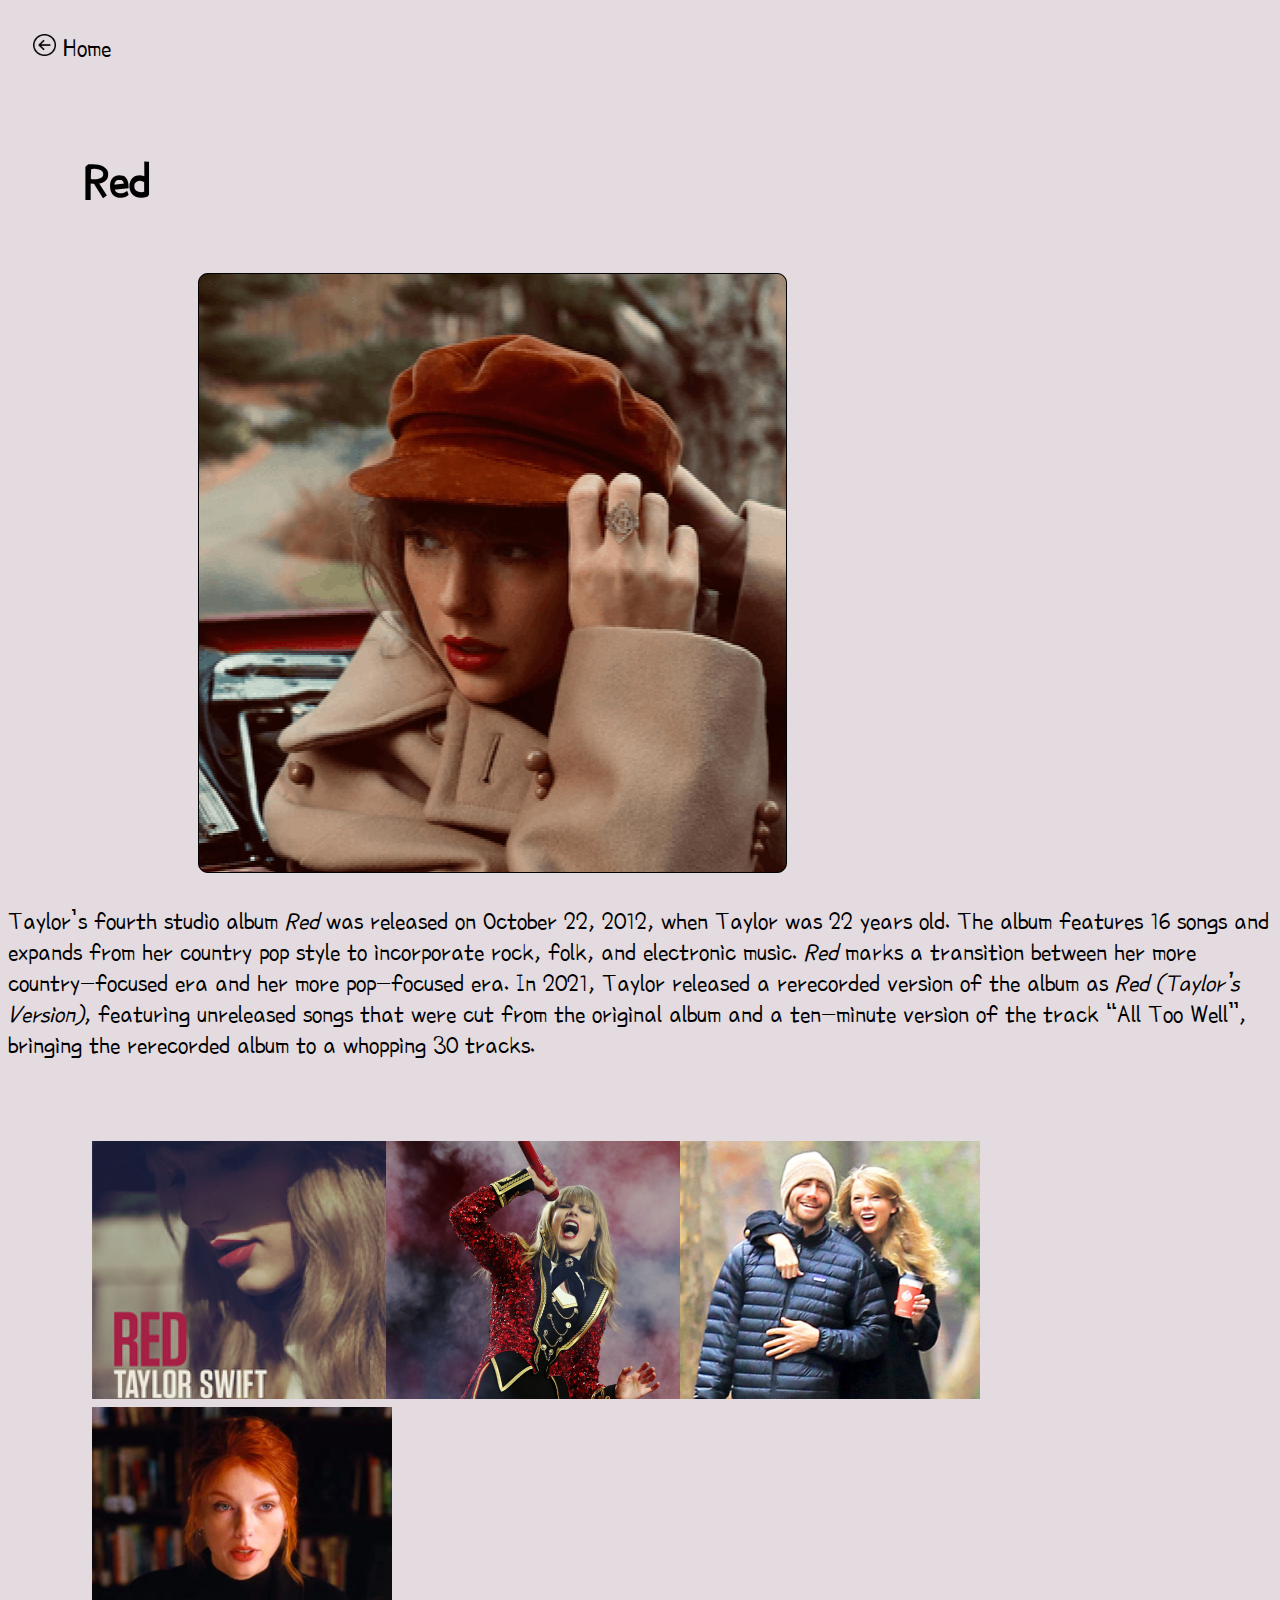
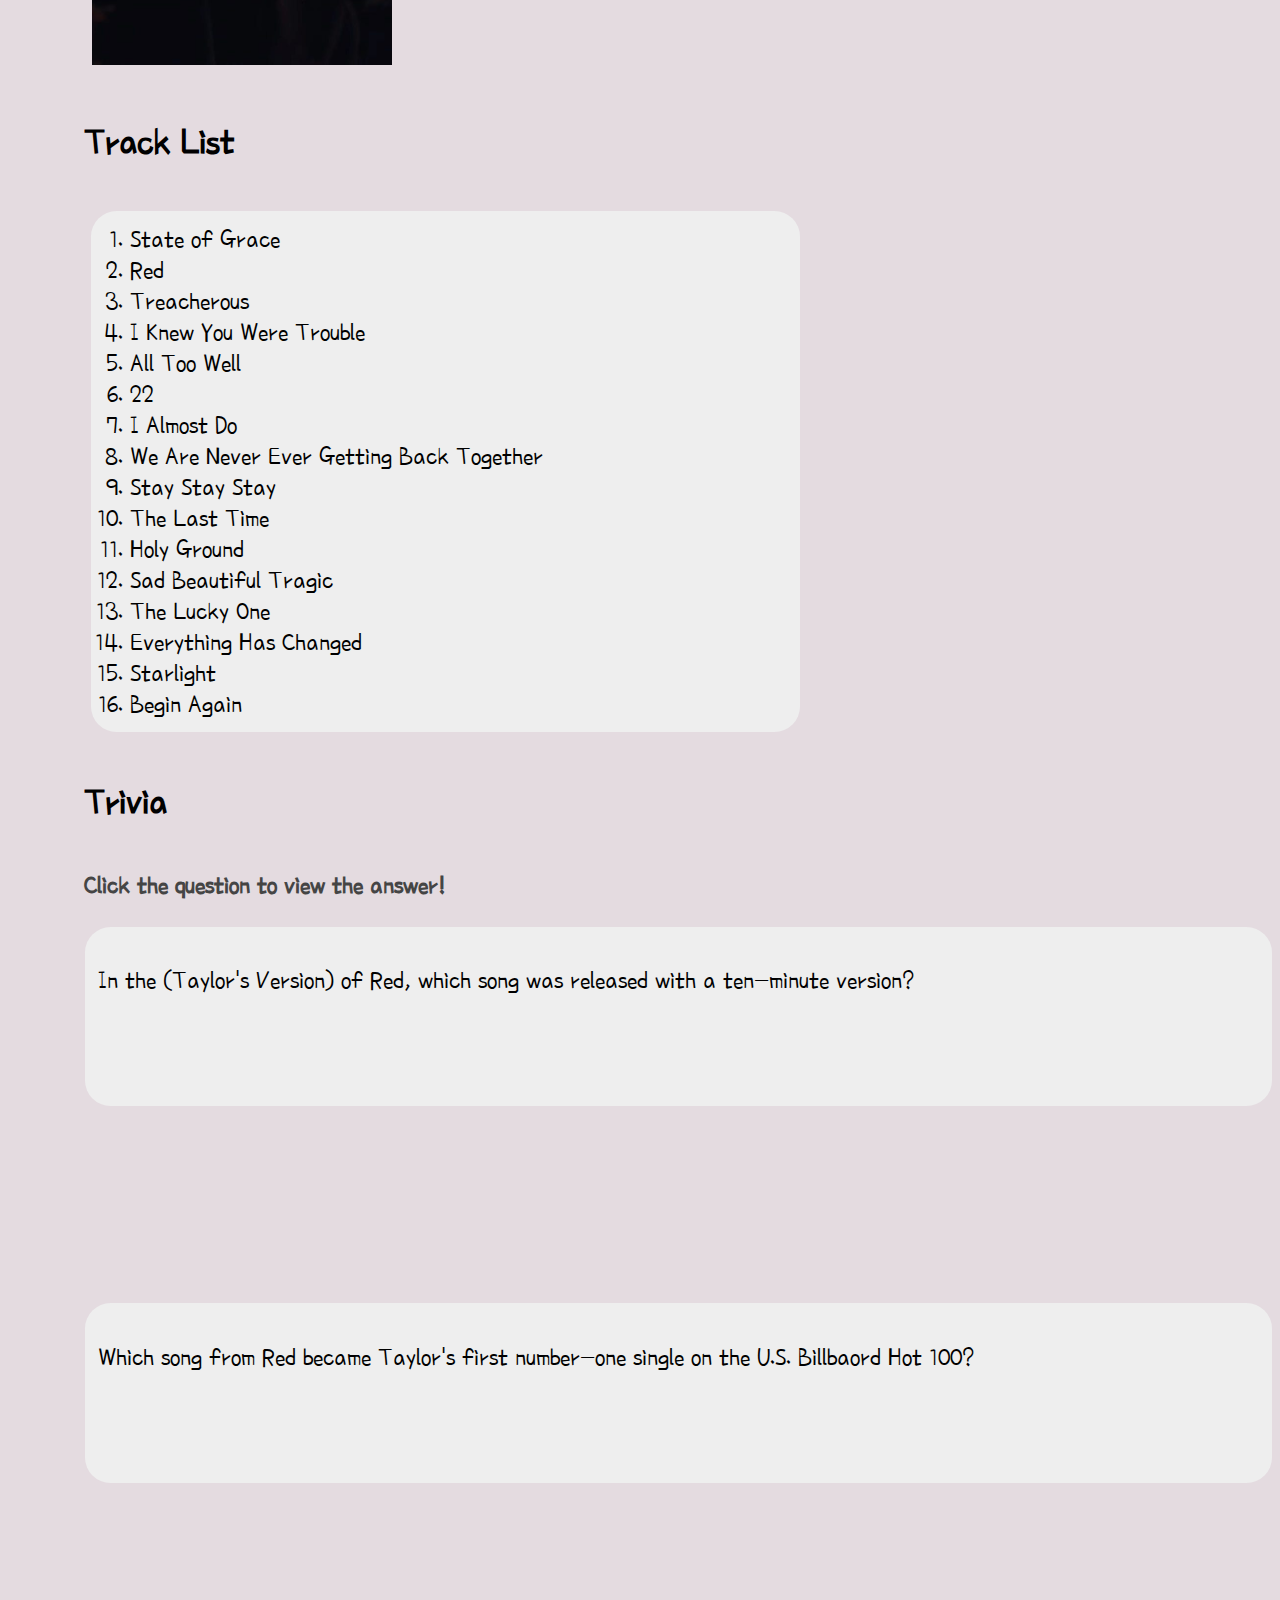
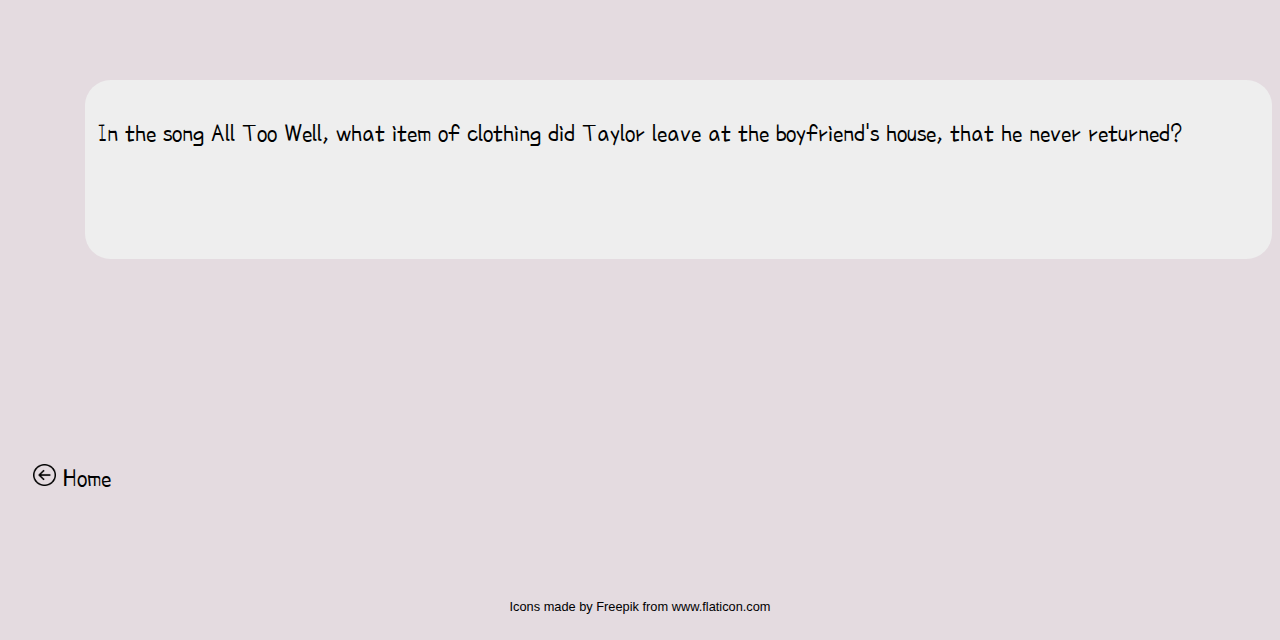
<file: red_detail_page.html>
<!DOCTYPE html>
<html lang="en"> 

<head>
	<meta charset="UTF-8">
	<meta name="viewport" content="width=device-width, initial-scale=1.0">

	<title>Taylor Swift Album Facts</title>

	<!-- Poor Story font  -->
  	<link rel="preconnect" href="https://fonts.googleapis.com">
	<link rel="preconnect" href="https://fonts.gstatic.com" crossorigin>
	<link href="https://fonts.googleapis.com/css2?family=Poor+Story&display=swap" rel="stylesheet">

	<!-- JQuery  -->
	<script 
src="https://ajax.googleapis.com/ajax/libs/jquery/3.2.1/jquery.mi
n.js"></script>

	<!-- Bootstrap -  CSS -->
	<link rel="stylesheet" href="https://cdn.jsdelivr.net/npm/bootstrap@4.6.0/dist/css/bootstrap.min.css" integrity="sha384-B0vP5xmATw1+K9KRQjQERJvTumQW0nPEzvF6L/Z6nronJ3oUOFUFpCjEUQouq2+l" crossorigin="anonymous">

	<!-- Bootstrap -  JavaScript -->
	<script src="https://cdn.jsdelivr.net/npm/bootstrap@4.6.0/dist/js/bootstrap.min.js" integrity="sha384-+YQ4JLhjyBLPDQt//I+STsc9iw4uQqACwlvpslubQzn4u2UU2UFM80nGisd026JF" crossorigin="anonymous"></script>

	<!-- Logo and Name in Top Tab -->
	<link rel="shortcut icon" type="image/png" href="assets/images/logo.png">
	
	<!-- css -->
	<link rel="stylesheet" type="text/css" href="assets/css/style.css">
	<!-- javascript -->
    <script src="assets/js/main.js" type="text/javascript"></script>
</head>
<body onload="onLoadRed()">
	
	<span class="glyphicon glyphicon-align-left" aria-hidden="true"></span>

	<!-- Back -->
	<div class="back">
		<a href="index.html">
			<img src="assets/images/back.png" alt="Back Button"/>
			<span>Home</span>
		 </a>
	</div>

	<!-- Album Title -->
	<h1 class="album_detail_header"> Red </h1>
	<div class="row align-items-start">

		<!-- Album Cover -->
		<div class="col-sm-5">
			<img class="album_detail_pic img-fluid" src="assets/images/red_detail.png" alt="Red Album Cover"/>
		</div>

		<div class="col-sm-1"></div>

		<!-- Description -->
		<div class="col-sm-5">
			<p>Taylor’s fourth studio album <i>Red</i> was released on October 22, 2012, when Taylor was 22 years old. The album features 16 songs and expands from her country pop style to incorporate rock, folk, and electronic music. <i>Red</i> marks a transition between her more country-focused era and her more pop-focused era. In 2021, Taylor released a rerecorded version of the album as <i>Red (Taylor’s Version)</i>, featuring unreleased songs that were cut from the original album and a ten-minute version of the track “All Too Well”, bringing the rerecorded album to a whopping 30 tracks.</p>
		</div>
	</div>

	<br><br><br>

	<!-- Source: https://www.w3schools.com/howto/howto_js_lightbox.asp -->

	<!-- Images used to open the lightbox -->
	<div class="row" id="lightbox_row">
	  <div class="column" class="lightbox_row_img">
	    <img src="assets/images/red1.png" onclick="openModal();currentSlide(1)" class="hover-shadow img-fluid" alt="The original album cover for Red">
	  </div>
	  <div class="column">
	    <img src="assets/images/red2.png" onclick="openModal();currentSlide(2)" class="hover-shadow img-fluid" alt="Taylor performing on the Red tour">
	  </div>
	  <div class="column">
	    <img src="assets/images/red3.png" onclick="openModal();currentSlide(3)" class="hover-shadow img-fluid" alt="Taylor with Jake Gyllenhall. Their relationship inspired many of the songs on “Red”">
	  </div>
	  <div class="column">
	    <img src="assets/images/red4.png" onclick="openModal();currentSlide(4)" class="hover-shadow img-fluid" alt="Taylor in the short film for the ten-minute version of All Too Well, released as a part of Red (Taylor’s Version)">
	  </div>
	</div>


	<!-- The Modal/Lightbox -->
	<div id="myModal" class="modal">
	  <span class="close cursor" onclick="closeModal()">&times;</span>
	  <div class="modal-content">

	    <div class="mySlides">
	      <div class="numbertext">1 / 4</div>
	      <img class="slide_img" src="assets/images/red1.png" alt="The original album cover for Red">
	    </div>

	    <div class="mySlides">
	      <div class="numbertext">2 / 4</div>
	      <img class="slide_img" src="assets/images/red2.png" alt="Taylor performing on the Red tour">
	    </div>

	    <div class="mySlides">
	      <div class="numbertext">3 / 4</div>
	      <img class="slide_img" src="assets/images/red3.png" alt="Taylor with Jake Gyllenhall. Their relationship inspired many of the songs on “Red”">
	    </div>

	    <div class="mySlides">
	      <div class="numbertext">4 / 4</div>
	      <img class="slide_img" src="assets/images/red4.png" alt="Taylor in the short film for the ten-minute version of All Too Well, released as a part of Red (Taylor’s Version)">
	    </div>

	    <!-- Next/previous controls -->
	    <a class="prev" onclick="plusSlides(-1)">&#10094;</a>
	    <a class="next" onclick="plusSlides(1)">&#10095;</a>

	    <!-- Caption text -->
	    <div class="caption-container">
	      <p id="caption"></p>
	    </div>

	    <!-- Thumbnail image controls -->
	    <div class="row"> 
		    <span class="column">
		      <img class="demo" src="assets/images/red1.png" onclick="currentSlide(1)" alt="The original album cover for Red"> 
		    </span>

		    <span class="column">
		      <img class="demo" src="assets/images/red2.png" onclick="currentSlide(2)" alt="Taylor performing on the Red tour">
		    </span>

		    <div class="column">
		      <img class="demo" src="assets/images/red3.png" onclick="currentSlide(3)" alt="Taylor with Jake Gyllenhall. Their relationship inspired many of the songs on “Red”">
		    </div>

		    <div class="column">
		      <img class="demo" src="assets/images/red4.png" onclick="currentSlide(4)" alt="Taylor in the short film for the ten-minute version of All Too Well, released as a part of Red (Taylor’s Version)">
		    </div>
		</div>

	  </div>
	</div>

	<!-- Track List -->
	<h2>Track List </h2>
	
	<ol>
		<div class="row">
			<div class="col-sm-6">
				<li>State of Grace</li>
				<li>Red</li>
				<li>Treacherous</li>
				<li>I Knew You Were Trouble</li>
				<li>All Too Well</li>
				<li>22</li>
				<li>I Almost Do</li>
				<li>We Are Never Ever Getting Back Together</li>
			</div>
			<div class="col-sm-1"></div>
			<div class="col-sm-5">
				<li>Stay Stay Stay</li>
				<li>The Last Time</li>
				<li>Holy Ground</li>
				<li>Sad Beautiful Tragic</li>
				<li>The Lucky One</li>
				<li>Everything Has Changed</li>
				<li>Starlight</li>
				<li>Begin Again</li>
			</div>
		</div>
	</ol>

	<!-- Trivia -->
	<h2>Trivia</h2>
	<h3>Click the question to view the answer!</h3>

	<div class="row">
		<div class="trivia_card col-sm-6" id="red_trivia_q_1">
			<p>In the (Taylor's Version) of Red, which song was released with a ten-minute version?</p> 
		</div>

		<div class="trivia_answer col-sm-3" id="red_trivia_a_1">
			<p>All Too Well</p>
		</div>
	</div>	

	<br>

	<div class="row">
		<div class="trivia_card col-sm-6" id="red_trivia_q_2">
			<p>Which song from Red became Taylor's first number-one single on the U.S. Billbaord Hot 100?</p>
		</div>

		<div class="trivia_answer col-sm-3" id="red_trivia_a_2">
			<p>We Are Never Ever Getting Back Together</p>
		</div>
	</div>

	<br>

	<div class="row">
		<div class="trivia_card col-sm-6" id="red_trivia_q_3">
			<p>In the song All Too Well, what item of clothing did Taylor leave at the boyfriend's house, that he never returned?</p>
		</div>

		<div class="trivia_answer col-sm-3" id="red_trivia_a_3">
			<p>A scarf</p>
		</div>
	</div>

	<!-- Back -->
	<div class="back">
		<a href="index.html">
			<img src="assets/images/back.png" alt="Back Button"/>
			<span>Home</span>
		 </a>
	</div>
	

</body>

<!-- Footer -->
<footer>
	
	<br><br><br>
	<p>
		<div id="footer_text">Icons made by <a href="https://www.freepik.com" title="Freepik">Freepik</a> from <a href="https://www.flaticon.com/" title="Flaticon">www.flaticon.com</a></div>
	</p>

</footer>
</file>
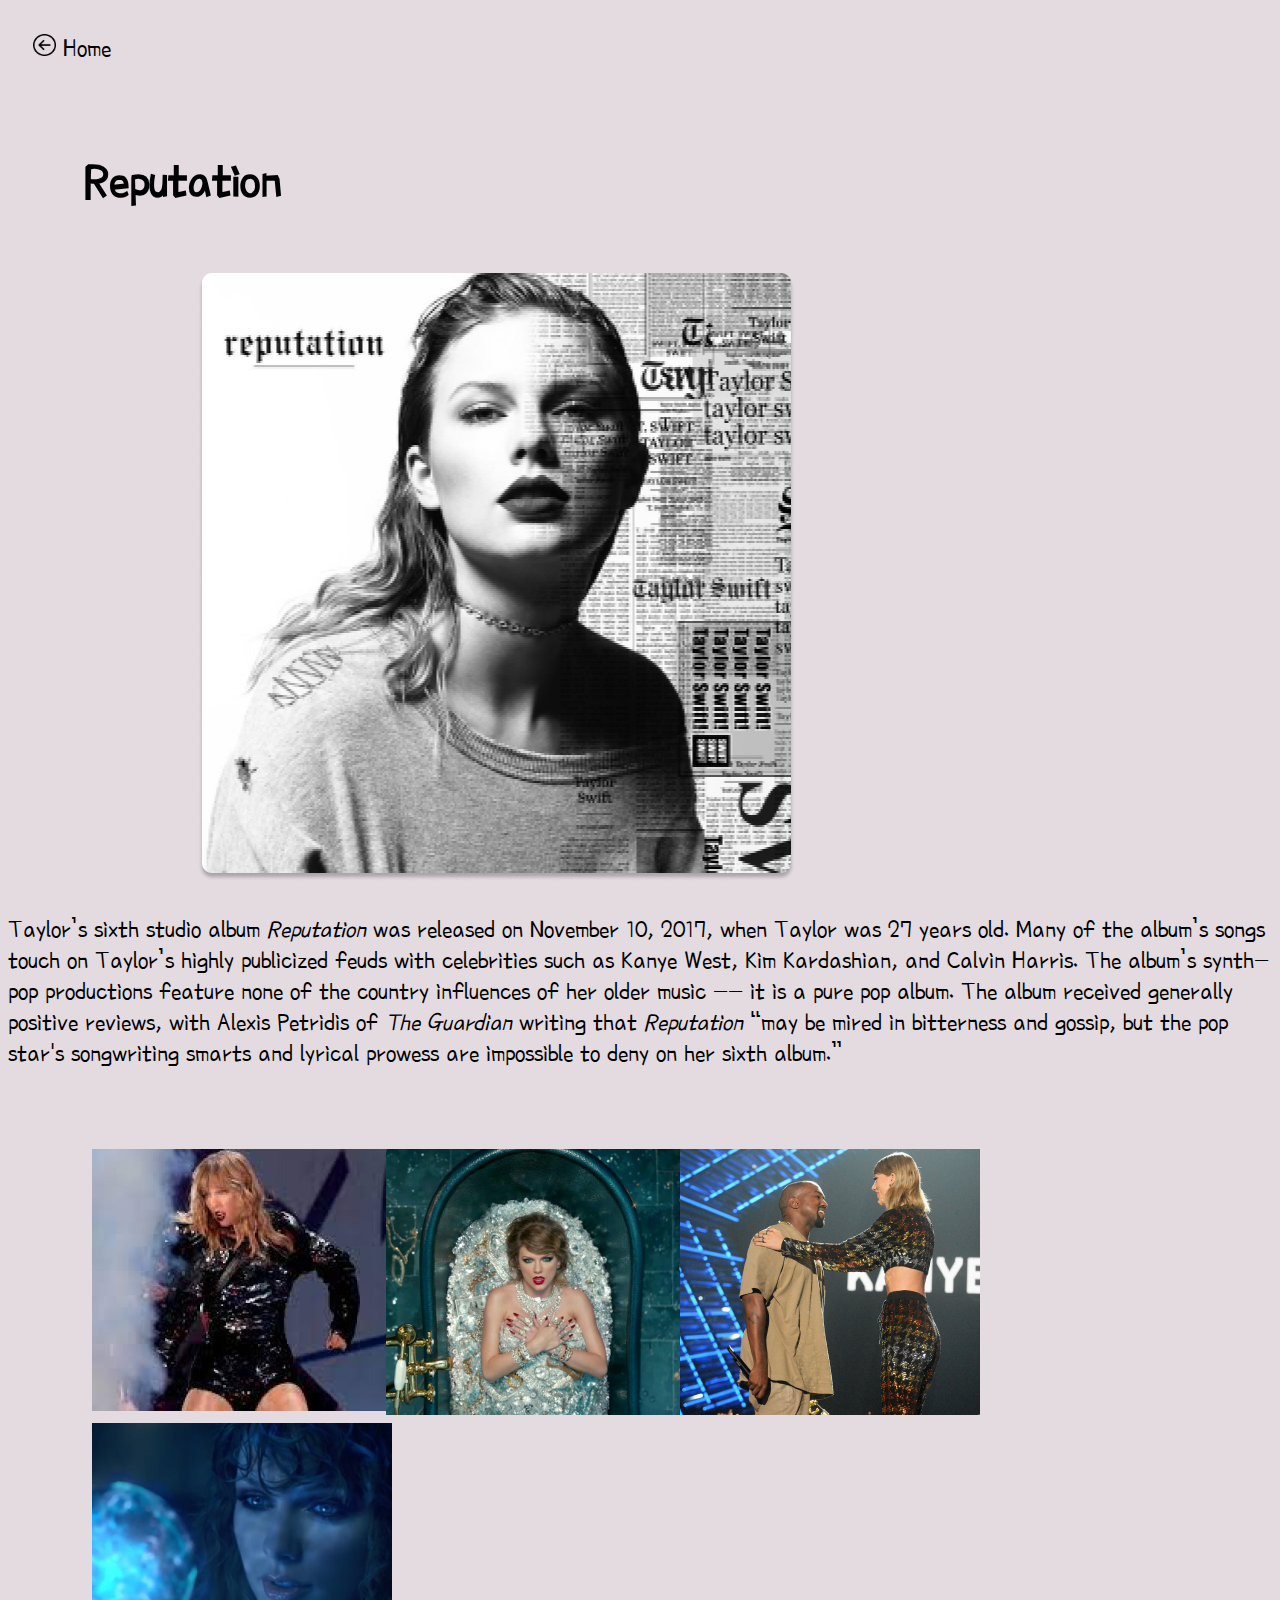
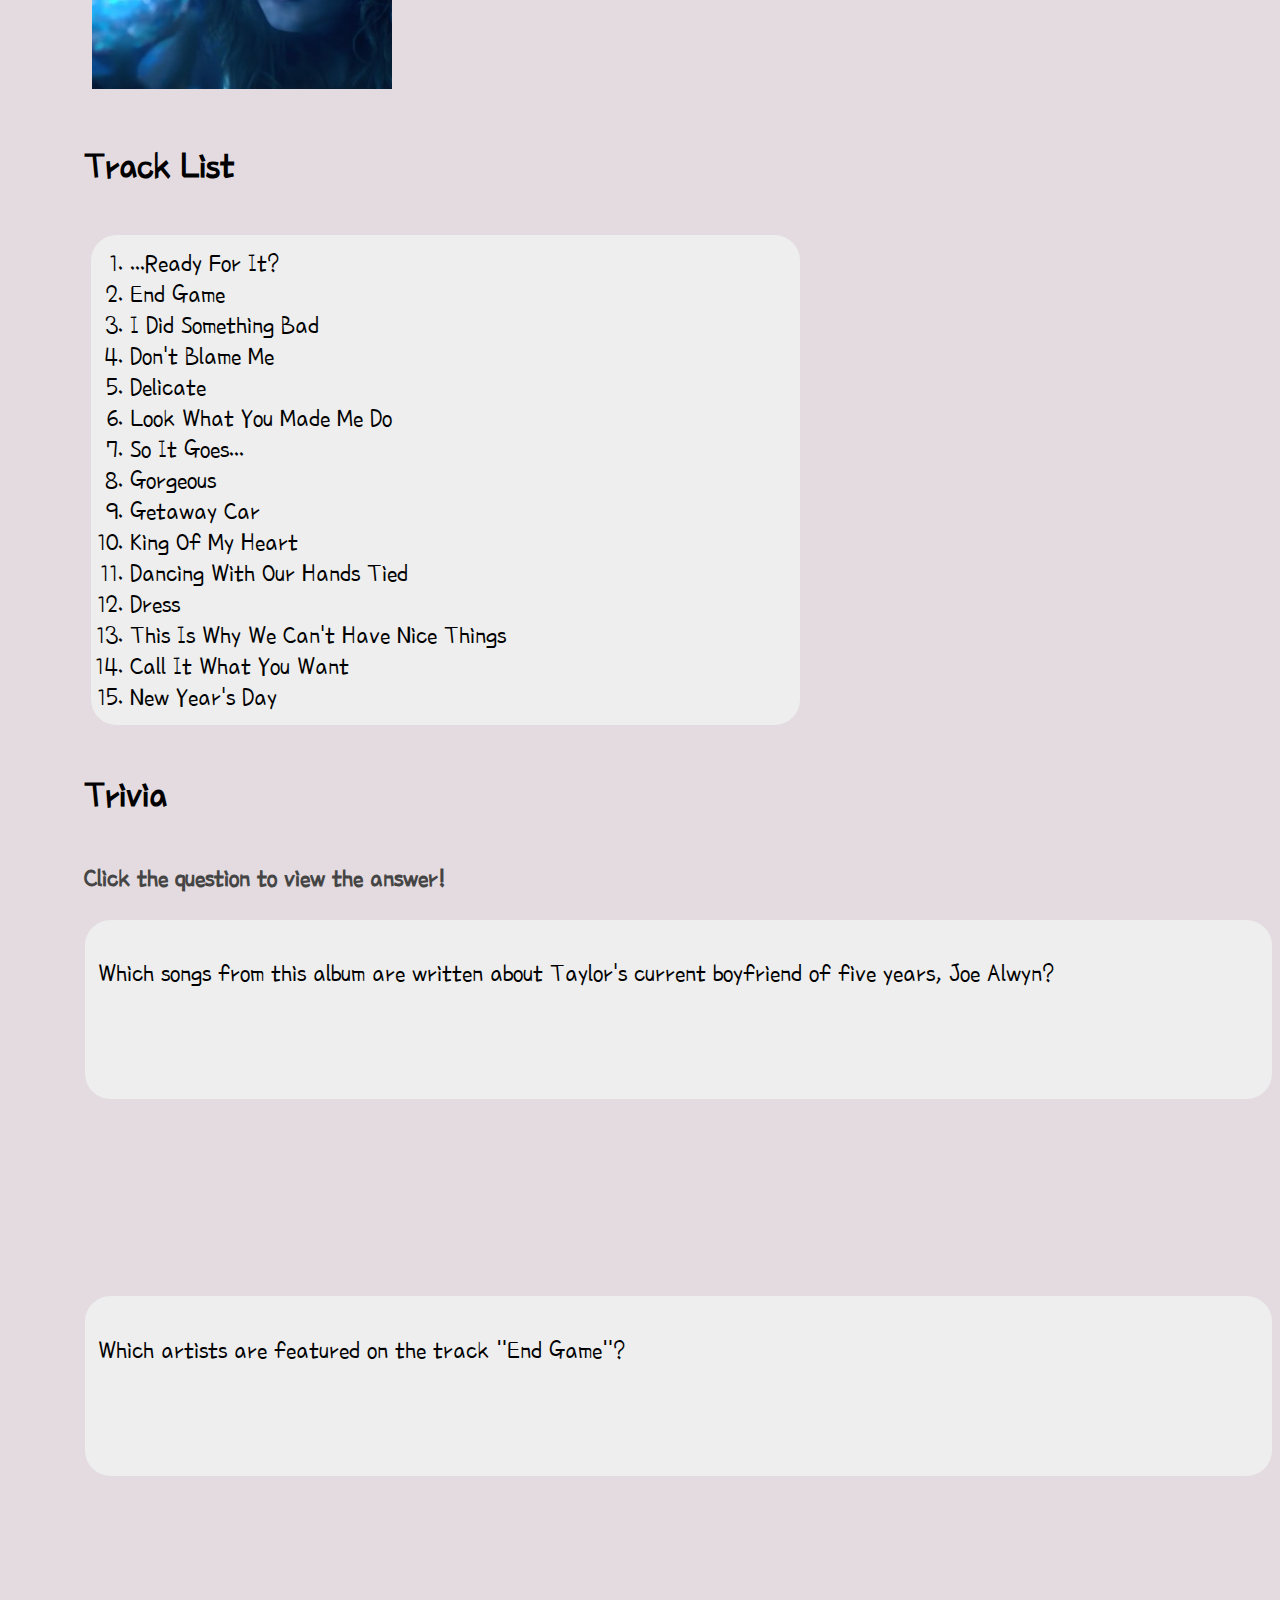
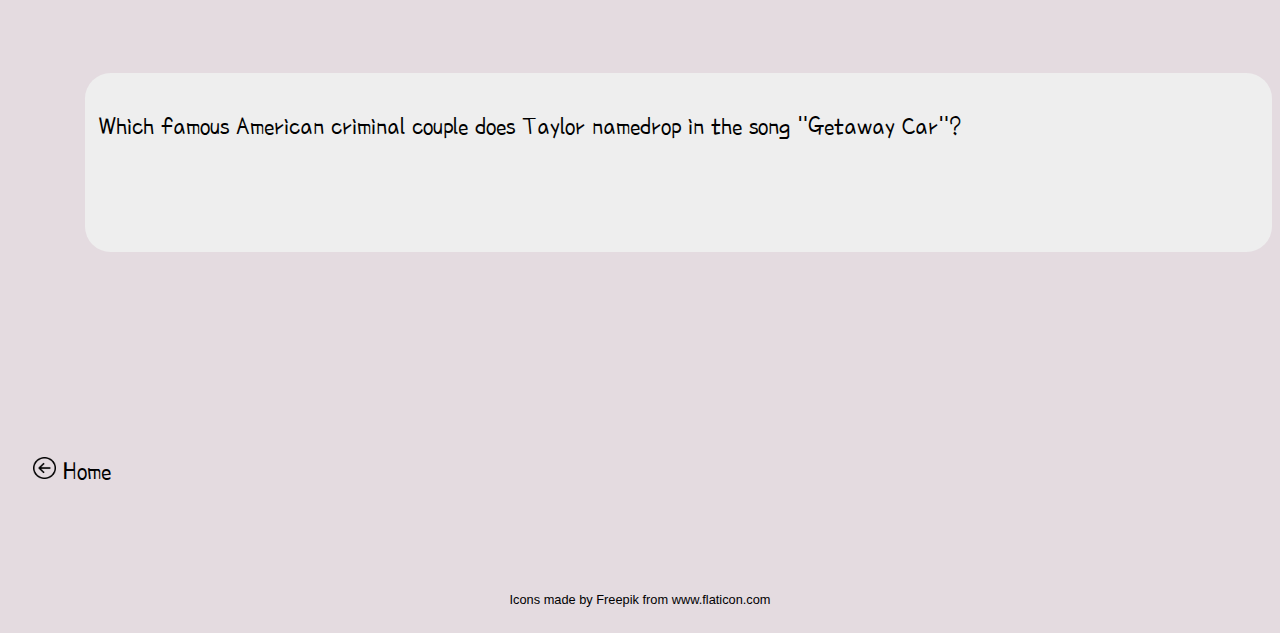
<file: rep_detail_page.html>
<!DOCTYPE html>
<html lang="en"> 

<head>
	<meta charset="UTF-8">
	<meta name="viewport" content="width=device-width, initial-scale=1.0">

	<title>Taylor Swift Album Facts</title>

	<!-- Poor Story font  -->
  	<link rel="preconnect" href="https://fonts.googleapis.com">
	<link rel="preconnect" href="https://fonts.gstatic.com" crossorigin>
	<link href="https://fonts.googleapis.com/css2?family=Poor+Story&display=swap" rel="stylesheet">

	<!-- JQuery  -->
	<script 
src="https://ajax.googleapis.com/ajax/libs/jquery/3.2.1/jquery.mi
n.js"></script>

	<!-- Bootstrap -  CSS -->
	<link rel="stylesheet" href="https://cdn.jsdelivr.net/npm/bootstrap@4.6.0/dist/css/bootstrap.min.css" integrity="sha384-B0vP5xmATw1+K9KRQjQERJvTumQW0nPEzvF6L/Z6nronJ3oUOFUFpCjEUQouq2+l" crossorigin="anonymous">

	<!-- Bootstrap -  JavaScript -->
	<script src="https://cdn.jsdelivr.net/npm/bootstrap@4.6.0/dist/js/bootstrap.min.js" integrity="sha384-+YQ4JLhjyBLPDQt//I+STsc9iw4uQqACwlvpslubQzn4u2UU2UFM80nGisd026JF" crossorigin="anonymous"></script>

	<!-- Logo and Name in Top Tab -->
	<link rel="shortcut icon" type="image/png" href="assets/images/logo.png">
	
	<!-- css -->
	<link rel="stylesheet" type="text/css" href="assets/css/style.css">
	<!-- javascript -->
    <script src="assets/js/main.js" type="text/javascript"></script>
</head>
<body onload="onLoadReputation()">
	
	<span class="glyphicon glyphicon-align-left" aria-hidden="true"></span>

	<!-- Back -->
	<div class="back">
		<a href="index.html">
			<img src="assets/images/back.png" alt="Back Button"/>
			<span>Home</span>
		 </a>
	</div>

	<!-- Album Title -->
	<h1 class="album_detail_header"> Reputation </h1>
	<div class="row align-items-start">

		<!-- Album Cover -->
		<div class="col-sm-5">
			<img class="album_detail_pic img-fluid" src="assets/images/rep_detail.png" alt="Reputation Album Cover"/>
		</div>

		<div class="col-sm-1"></div>

		 <!-- Description -->
		<div class="col-sm-5">
			<p>Taylor’s sixth studio album <i>Reputation</i> was released on November 10, 2017, when Taylor was 27 years old. Many of the album’s songs touch on Taylor’s highly publicized feuds with celebrities such as Kanye West, Kim Kardashian, and Calvin Harris. The album’s synth-pop productions feature none of the country influences of her older music -- it is a pure pop album. The album received generally positive reviews, with Alexis Petridis of <i>The Guardian</i> writing that <i>Reputation</i> “may be mired in bitterness and gossip, but the pop star's songwriting smarts and lyrical prowess are impossible to deny on her sixth album.”</p>
		</div>
	</div>

	<br><br><br>

	<!-- Source: https://www.w3schools.com/howto/howto_js_lightbox.asp -->

	<!-- Images used to open the lightbox -->
	<div class="row" id="lightbox_row">
	  <div class="column" class="lightbox_row_img">
	    <img src="assets/images/rep1.png" onclick="openModal();currentSlide(1)" class="hover-shadow img-fluid" alt="Taylor performing at the Reputation Stadium Tour">
	  </div>
	  <div class="column">
	    <img src="assets/images/rep2.png" onclick="openModal();currentSlide(2)" class="hover-shadow img-fluid" alt="Still from the music video for “Look What You Made Me Do”">
	  </div>
	  <div class="column">
	    <img src="assets/images/rep3.png" onclick="openModal();currentSlide(3)" class="hover-shadow img-fluid" alt="Taylor Swift with Kanye, who inspired some of the songs on Reputation">
	  </div>
	  <div class="column">
	    <img src="assets/images/rep4.png" onclick="openModal();currentSlide(4)" class="hover-shadow img-fluid" alt="Still from the music video for “...Ready For It?”">
	  </div>
	</div>


	<!-- The Modal/Lightbox -->
	<div id="myModal" class="modal">
	  <span class="close cursor" onclick="closeModal()">&times;</span>
	  <div class="modal-content">

	    <div class="mySlides">
	      <div class="numbertext">1 / 4</div>
	      <img class="slide_img" src="assets/images/rep1.png" alt="Taylor performing at the Reputation Stadium Tour">
	    </div>

	    <div class="mySlides">
	      <div class="numbertext">2 / 4</div>
	      <img class="slide_img" src="assets/images/rep2.png" alt="Still from the music video for “Look What You Made Me Do”">
	    </div>

	    <div class="mySlides">
	      <div class="numbertext">3 / 4</div>
	      <img class="slide_img" src="assets/images/rep3.png" alt="Taylor Swift with Kanye, who inspired some of the songs on Reputation">
	    </div>

	    <div class="mySlides">
	      <div class="numbertext">4 / 4</div>
	      <img class="slide_img" src="assets/images/rep4.png" alt="Still from the music video for “...Ready For It?”">
	    </div>

	    <!-- Next/previous controls -->
	    <a class="prev" onclick="plusSlides(-1)">&#10094;</a>
	    <a class="next" onclick="plusSlides(1)">&#10095;</a>

	    <!-- Caption text -->
	    <div class="caption-container">
	      <p id="caption"></p>
	    </div>

	    <!-- Thumbnail image controls -->
	    <div class="row"> 
		    <span class="column">
		      <img class="demo" src="assets/images/rep1.png" onclick="currentSlide(1)" alt="Taylor performing at the Reputation Stadium Tour"> 
		    </span>

		    <span class="column">
		      <img class="demo" src="assets/images/rep2.png" onclick="currentSlide(2)" alt="Still from the music video for “Look What You Made Me Do”">
		    </span>

		    <div class="column">
		      <img class="demo" src="assets/images/rep3.png" onclick="currentSlide(3)" alt="Taylor Swift with Kanye, who inspired some of the songs on Reputation">
		    </div>

		    <div class="column">
		      <img class="demo" src="assets/images/rep4.png" onclick="currentSlide(4)" alt="Still from the music video for “...Ready For It?”">
		    </div>
		</div>

	  </div>
	</div>

	<!-- Track List -->
	<h2>Track List </h2>
	
	<ol>
		<div class="row">
			<div class="col-sm-5">
				<li>...Ready For It?</li>
				<li>End Game</li>
				<li>I Did Something Bad</li>
				<li>Don't Blame Me</li>
				<li>Delicate</li>
				<li>Look What You Made Me Do</li>
				<li>So It Goes...</li>
				<li>Gorgeous</li>
			</div>
			<div class="col-sm-7">
				<li>Getaway Car</li>
				<li>King Of My Heart</li>
				<li>Dancing With Our Hands Tied</li>
				<li>Dress</li>
				<li>This Is Why We Can't Have Nice Things</li>
				<li>Call It What You Want</li>
				<li>New Year's Day</li>
			</div>
		</div>
	</ol>

	<!-- Trivia -->
	<h2>Trivia</h2>
	<h3>Click the question to view the answer!</h3>

	<div class="row">
		<div class="trivia_card col-sm-6" id="rep_trivia_q_1">
			<p>Which songs from this album are written about Taylor's current boyfriend of five years, Joe Alwyn?</p> 
		</div>

		<div class="trivia_answer col-sm-3" id="rep_trivia_a_1">
			<p>Ready for It, End Game, Don't Blame Me, Delicate, So It Goes..., Gorgeous, King of My Heart, Dress, Call It What You Want, New Year's Day</p>
		</div>
	</div>	

	<br>

	<div class="row">
		<div class="trivia_card col-sm-6" id="rep_trivia_q_2">
			<p>Which artists are featured on the track "End Game"?</p>
		</div>

		<div class="trivia_answer col-sm-3" id="rep_trivia_a_2">
			<p>Ed Sheeran and Future</p>
		</div>
	</div>

	<br>

	<div class="row">
		<div class="trivia_card col-sm-6" id="rep_trivia_q_3">
			<p>Which famous American criminal couple does Taylor namedrop in the song "Getaway Car"?</p>
		</div>

		<div class="trivia_answer col-sm-3" id="rep_trivia_a_3">
			<p>Bonnie and Clyde</p>
		</div>
	</div>

	<!-- Back -->
	<div class="back">
		<a href="index.html">
			<img src="assets/images/back.png" alt="Back Button"/>
			<span>Home</span>
		 </a>
	</div>
	

</body>

<!-- Footer -->
<footer>
	
	<br><br><br>
	<p>
		<div id="footer_text">Icons made by <a href="https://www.freepik.com" title="Freepik">Freepik</a> from <a href="https://www.flaticon.com/" title="Flaticon">www.flaticon.com</a></div>
	</p>

</footer>
</file>
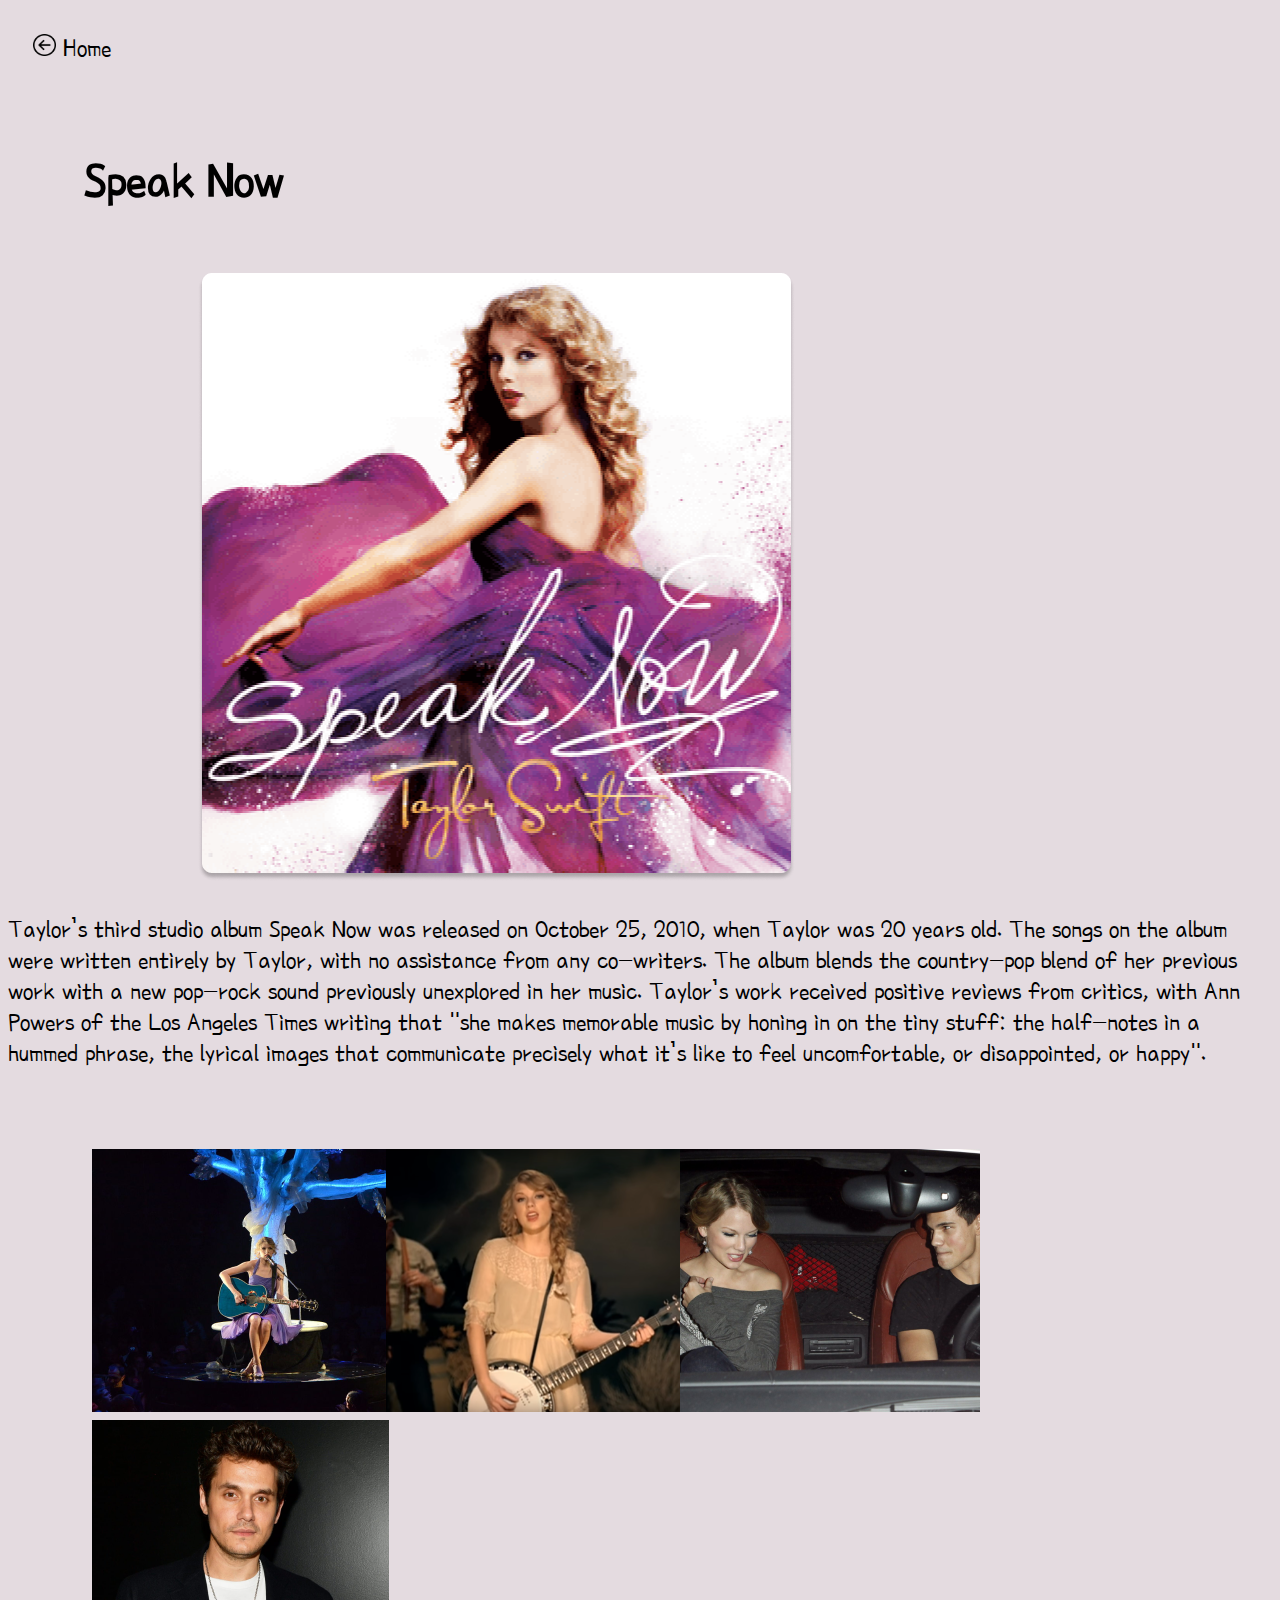
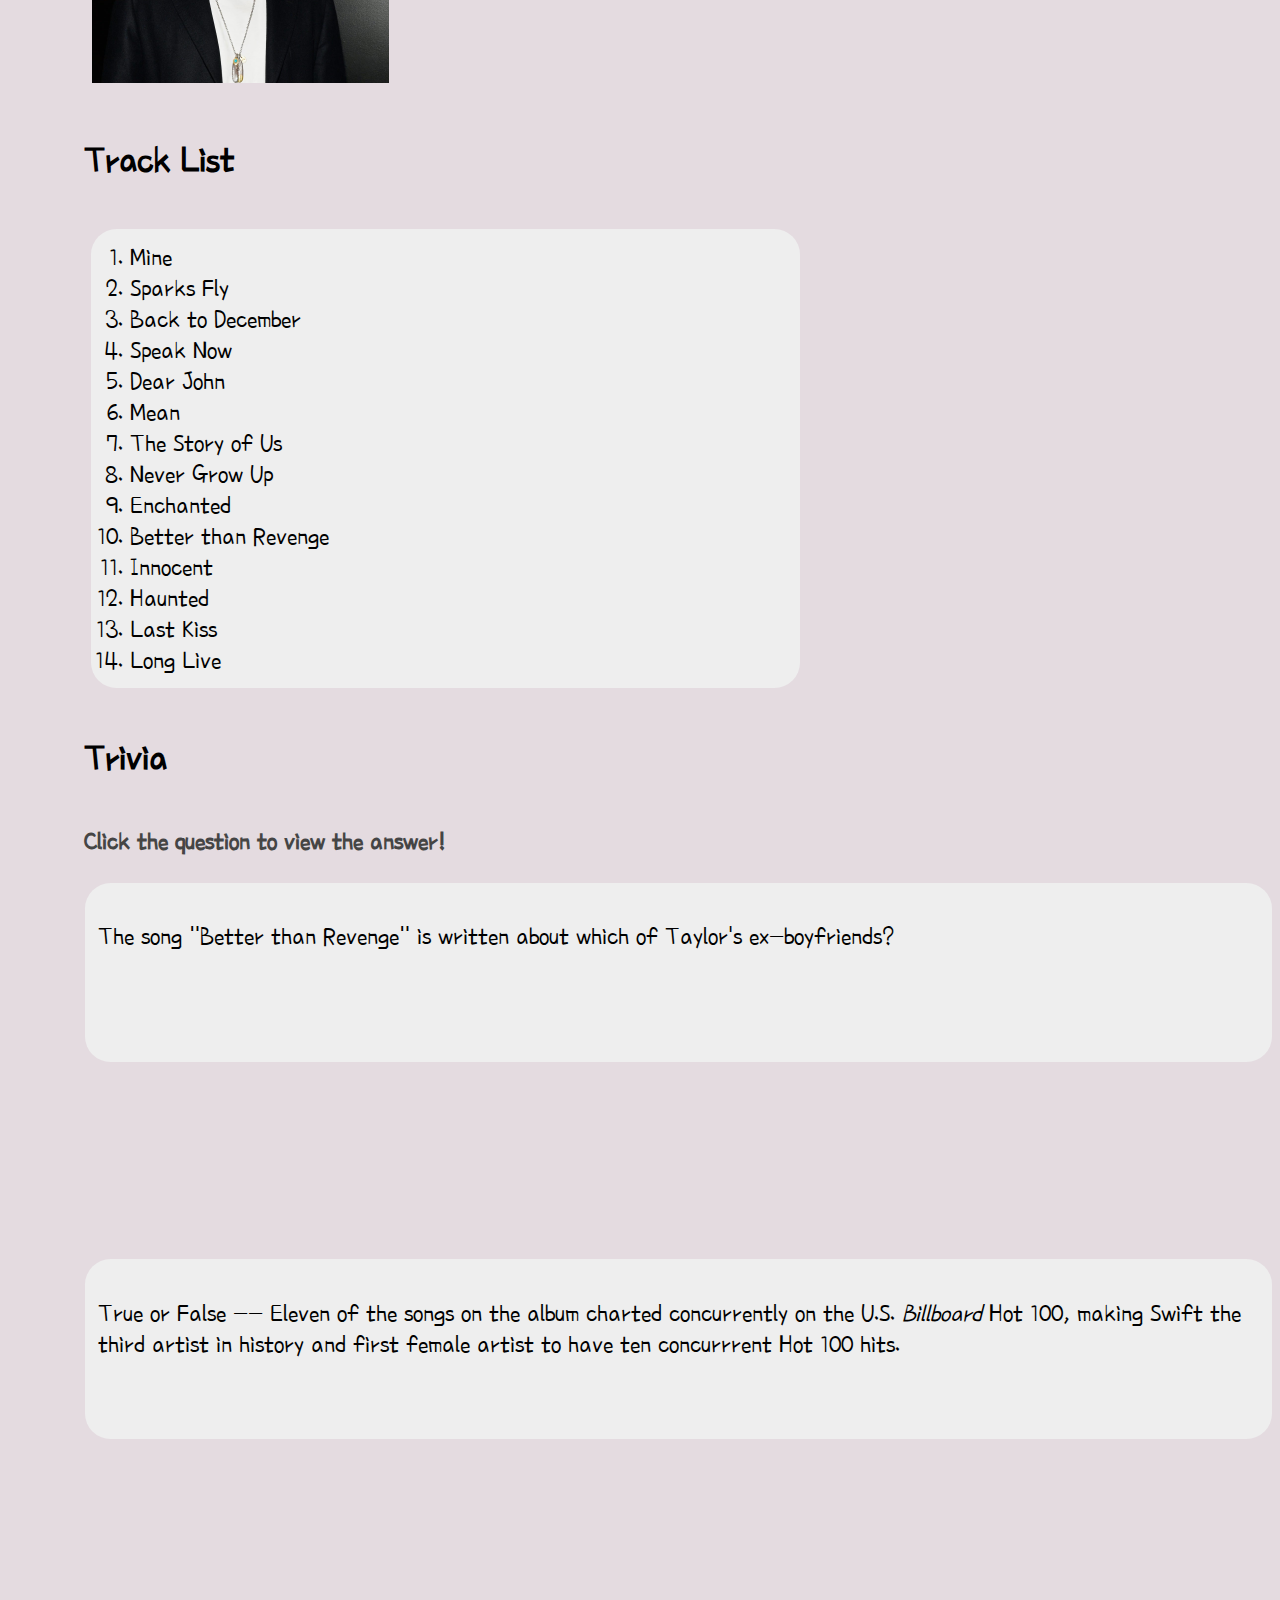
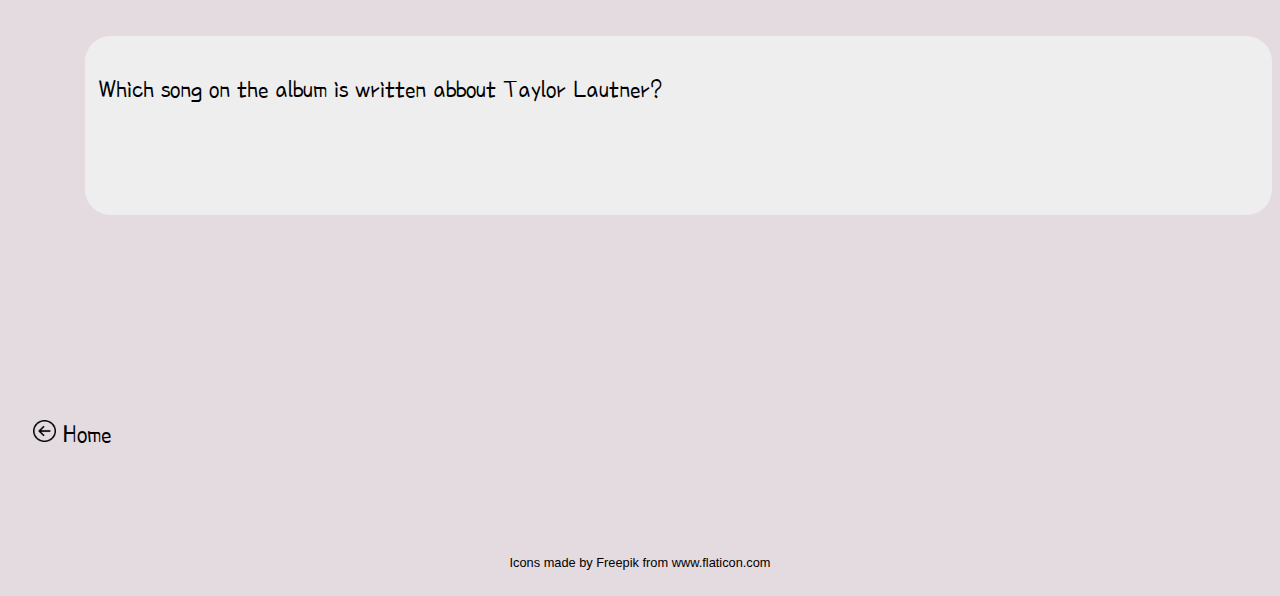
<file: speak_now_detail_page.html>
<!DOCTYPE html>
<html lang="en"> 

<head>
	<meta charset="UTF-8">
	<meta name="viewport" content="width=device-width, initial-scale=1.0">

	<title>Taylor Swift Album Facts</title>

	<!-- Poor Story font  -->
  	<link rel="preconnect" href="https://fonts.googleapis.com">
	<link rel="preconnect" href="https://fonts.gstatic.com" crossorigin>
	<link href="https://fonts.googleapis.com/css2?family=Poor+Story&display=swap" rel="stylesheet">

	<!-- JQuery  -->
	<script 
src="https://ajax.googleapis.com/ajax/libs/jquery/3.2.1/jquery.mi
n.js"></script>

	<!-- Bootstrap -  CSS -->
	<link rel="stylesheet" href="https://cdn.jsdelivr.net/npm/bootstrap@4.6.0/dist/css/bootstrap.min.css" integrity="sha384-B0vP5xmATw1+K9KRQjQERJvTumQW0nPEzvF6L/Z6nronJ3oUOFUFpCjEUQouq2+l" crossorigin="anonymous">

	<!-- Bootstrap -  JavaScript -->
	<script src="https://cdn.jsdelivr.net/npm/bootstrap@4.6.0/dist/js/bootstrap.min.js" integrity="sha384-+YQ4JLhjyBLPDQt//I+STsc9iw4uQqACwlvpslubQzn4u2UU2UFM80nGisd026JF" crossorigin="anonymous"></script>

	<!-- Logo and Name in Top Tab -->
	<link rel="shortcut icon" type="image/png" href="assets/images/logo.png">
	
	<!-- css -->
	<link rel="stylesheet" type="text/css" href="assets/css/style.css">
	<!-- javascript -->
    <script src="assets/js/main.js" type="text/javascript"></script>
</head>
<body onload="onLoadSpeakNow()">
	
	<span class="glyphicon glyphicon-align-left" aria-hidden="true"></span>

	<!-- Back -->
	<div class="back">
		<a href="index.html">
			<img src="assets/images/back.png" alt="Back Button"/>
			<span>Home</span>
		 </a>
	</div>

	<!-- Album Title -->
	<h1 class="album_detail_header"> Speak Now </h1>
	<div class="row align-items-start">

		<!-- Album Title  -->
		<div class="col-sm-5">
			<img class="album_detail_pic img-fluid" src="assets/images/speak_now_detail.png" alt="Speak Now Album Cover"/>
		</div>

		<div class="col-sm-1"></div>

		<!-- Description -->
		<div class="col-sm-5">
			<p>Taylor’s third studio album Speak Now was released on October 25, 2010, when Taylor was 20 years old. The songs on the album were written entirely by Taylor, with no assistance from any co-writers. The album blends the country-pop blend of her previous work with a new pop-rock sound previously unexplored in her music. Taylor’s work received positive reviews from critics, with Ann Powers of the Los Angeles Times writing that "she makes memorable music by honing in on the tiny stuff: the half-notes in a hummed phrase, the lyrical images that communicate precisely what it’s like to feel uncomfortable, or disappointed, or happy".
</p>
		</div>
	</div>

	<br><br><br>
	<!-- Source: https://www.w3schools.com/howto/howto_js_lightbox.asp -->

	<!-- Images used to open the lightbox -->
	<div class="row" id="lightbox_row">
	  <div class="column" class="lightbox_row_img">
	    <img src="assets/images/sn1.png" onclick="openModal();currentSlide(1)" class="hover-shadow img-fluid" alt="Taylor at the Speak Now World Tour">
	  </div>
	  <div class="column">
	    <img src="assets/images/sn2.png" onclick="openModal();currentSlide(2)" class="hover-shadow img-fluid" alt="Taylor in the music video for the song “Mean”">
	  </div>
	  <div class="column">
	    <img src="assets/images/sn3.png" onclick="openModal();currentSlide(3)" class="hover-shadow img-fluid" alt="Taylor with Taylor Lautner, who inspired the song “Back to December”">
	  </div>
	  <div class="column">
	    <img src="assets/images/sn4.png" onclick="openModal();currentSlide(4)" class="hover-shadow img-fluid" alt="John Mayer, who inspired the song “Dear John”">
	  </div>
	</div>


	<!-- The Modal/Lightbox -->
	<div id="myModal" class="modal">
	  <span class="close cursor" onclick="closeModal()">&times;</span>
	  <div class="modal-content">

	    <div class="mySlides">
	      <div class="numbertext">1 / 4</div>
	      <img class="slide_img" src="assets/images/sn1.png" alt="Taylor at the Speak Now World Tour">
	    </div>

	    <div class="mySlides">
	      <div class="numbertext">2 / 4</div>
	      <img class="slide_img" src="assets/images/sn2.png" alt="Taylor in the music video for the song “Mean”">
	    </div>

	    <div class="mySlides">
	      <div class="numbertext">3 / 4</div>
	      <img class="slide_img" src="assets/images/sn3.png" alt="Taylor with Taylor Lautner, who inspired the song “Back to December”">
	    </div>

	    <div class="mySlides">
	      <div class="numbertext">4 / 4</div>
	      <img class="slide_img" src="assets/images/sn4.png" alt="John Mayer, who inspired the song “Dear John”">
	    </div>

	    <!-- Next/previous controls -->
	    <a class="prev" onclick="plusSlides(-1)">&#10094;</a>
	    <a class="next" onclick="plusSlides(1)">&#10095;</a>

	    <!-- Caption text -->
	    <div class="caption-container">
	      <p id="caption"></p>
	    </div>

	    <!-- Thumbnail image controls -->
	    <div class="row"> 
		    <span class="column">
		      <img class="demo" src="assets/images/sn1.png" onclick="currentSlide(1)" alt="Taylor at the Speak Now World Tour"> 
		    </span>

		    <span class="column">
		      <img class="demo" src="assets/images/sn2.png" onclick="currentSlide(2)" alt="Taylor in the music video for the song “Mean”">
		    </span>

		    <div class="column">
		      <img class="demo" src="assets/images/sn3.png" onclick="currentSlide(3)" alt="Taylor with Taylor Lautner, who inspired the song “Back to December”">
		    </div>

		    <div class="column">
		      <img class="demo" src="assets/images/sn4.png" onclick="currentSlide(4)" alt="John Mayer, who inspired the song “Dear John”">
		    </div>
		</div>

	  </div>
	</div>

	<!-- Track List -->
	<h2>Track List </h2>
	
	<ol>
		<div class="row">
			<div class="col-sm-7">
				<li>Mine</li>
				<li>Sparks Fly</li>
				<li>Back to December</li>
				<li>Speak Now</li>
				<li>Dear John</li>
				<li>Mean</li>
				<li>The Story of Us</li>
			</div>
			<div class="col-sm-5">
				<li>Never Grow Up</li>
				<li>Enchanted</li>
				<li>Better than Revenge</li>
				<li>Innocent</li>
				<li>Haunted</li>
				<li>Last Kiss</li>
				<li>Long Live</li>
			</div>
		</div>
	</ol>

	<!-- Trivia -->
	<h2>Trivia</h2>
	<h3>Click the question to view the answer!</h3>

	<div class="row">
		<div class="trivia_card col-sm-6" id="sn_trivia_q_1">
			<p>The song "Better than Revenge" is written about which of Taylor's ex-boyfriends?</p> 
		</div>

		<div class="trivia_answer col-sm-3" id="sn_trivia_a_1">
			<p>Joe Jonas</p>
		</div>
	</div>	

	<br>

	<div class="row">
		<div class="trivia_card col-sm-6" id="sn_trivia_q_2">
			<p>True or False -- Eleven of the songs on the album charted concurrently on the U.S. <i>Billboard</i> Hot 100, making Swift the third artist in history and first female artist to have ten concurrrent Hot 100 hits.</p>
		</div>

		<div class="trivia_answer col-sm-3" id="sn_trivia_a_2">
			<p>True!</p>
		</div>
	</div>

	<br>

	<div class="row">
		<div class="trivia_card col-sm-6" id="sn_trivia_q_3">
			<p>Which song on the album is written abbout Taylor Lautner?</p>
		</div>

		<div class="trivia_answer col-sm-3" id="sn_trivia_a_3">
			<p>Back to December</p>
		</div>
	</div>

	<div class="back">
		<a href="index.html">
			<img src="assets/images/back.png" alt="Back Button"/>
			<span>Home</span>
		 </a>
	</div>
	

</body>

<!-- Footer -->
<footer>
	
	<br><br><br>
	<p>
		<div id="footer_text">Icons made by <a href="https://www.freepik.com" title="Freepik">Freepik</a> from <a href="https://www.flaticon.com/" title="Flaticon">www.flaticon.com</a></div>
	</p>

</footer>
</file>
<file: assets/css/style.css>
/* ****************************** Built-In ****************************** */

a {
	color: black;
	font-family: 'Poor Story', serif;
	font-size: 2vw;
	text-decoration: none;
}

/* visited link */
a:visited {
  font-family: 'Poor Story', serif;
  text-decoration: none;
}

/* mouse over link */
a:hover {
  color: #DB2989;
  text-decoration: none;
}

/* selected link */
a:active {
  color: pink;
}

body {
	background-color: #E4DBE0;
}


h1 {
	font-family: 'Poor Story', serif;
	font-size: 4vw;
	padding: 2%;
}

h2 {
	font-family: 'Poor Story', serif;
	font-size: 3vw;
  padding: 1%;
	padding-left: 6%;
}

h3 {
  color: #454545;
  font-family: 'Poor Story', serif;
  font-size: 2vw;
  padding-left: 6%;

}

div {
	font-family: 'Poor Story', serif;
	font-size: 2vw;
}

footer {
	text-align: center;
}

ol {
	border-radius: 2vw;
	border-width: 0.1vw;
	background-color: #EEEEEE;
	margin-left: 6.5vw;
	padding: 1vw 3vw;
	width: 50%;
}

p {
	font-family: 'Poor Story', serif;
	font-size: 2vw;
}

/* ****************************** Alignment ****************************** */


/*https://stackoverflow.com/questions/35260994/centering-2-elements-inside-bootstrap-column*/
.center-div {
	display: inline-block;
	margin:0 auto;
	text-align: center;
}

.back {
	display: flex;	
	font-family: 'Poor Story', serif;
	font-size: 1vw;
	padding: 2%;
	width: 100%;
}

.back img {
	width: 4%;
}

/* ****************************** Home Page ****************************** */
/* Animation to increase image size on hover */
.zoom {
  width: 90%;
  height: 90%;
  transition: transform .2s; /* Animation */
  margin: 0 auto;
}

.zoom:hover {
  transform: scale(1.1); /* (150% zoom)*/
}

/* ****************************** Detail Page ****************************** */

.album_detail_header {
	padding-left: 6%;
}

.album_detail_pic {
	padding-left: 15%;
}

/* make text that also is a link colored */
.description_link {
  color: #E094BD;
}

/*Transition Animation - Help From: https://stackoverflow.com/questions/55635784/show-hide-elements-with-animation/55636032*/

.show {
  opacity: 1 !important;
  /*transition: opacity 0.6s linear;*/
}


.trivia_answer {
  border-radius: 2vw;
  border-width: 0.1vw;
  background-color: #E094BD;
  height: 12vw;
  margin-left: 6vw;
  opacity: 0;
  padding: 1vw 1vw;
  transition: opacity 0.6s linear;
  overflow-y: scroll;
}

.trivia_card {
  border-radius: 2vw;
  border-width: 0.1vw;
  background-color: #EEEEEE;
  margin-left: 6vw;
  padding: 1vw 1vw;
  height: 12vw;
  overflow-y: scroll;
}

.trivia_answer p {
  font-size: 1.5vw;
}

.trivia_answer li {
  font-size: 1.5vw;
}

/* ****************************** Lightbox (Source: https://www.w3schools.com/howto/howto_js_lightbox.asp) ****************************** */
#lightbox_row {
	margin: auto;
	width: 88%;
}

.lightbox_row_img {
	padding: 3vw;
}

.row > .column {
  padding: 0 8px;
}

.row:after {
  content: "";
  display: table;
  clear: both;
}

/* Format slides when clicked on */
.demo {
	max-width: 95%;
  height: auto;
}

.mySlides {
	margin: auto;
}

.slide_img {
	width: 100%;
}

/* Create four equal columns that floats next to eachother */
.column {
  float: left;
  width: 25%;
}

/* The Modal (background) */
.modal {
  display: none;
  position: fixed;
  z-index: 1;
  padding-top: 100px;
  left: 0;
  top: 0;
  width: 100%;
  height: 100%;
  overflow: auto;
  background-color: black;
}

/* Modal Content */
.modal-content {
  position: relative;
  background-color: black;
  margin: auto;
  padding: 0;
  width: 90%;
  max-width: 1200px;
}

/* The Close Button */
.close {
  color: white;
  position: absolute;
  top: 10px;
  right: 25px;
  font-size: 35px;
  font-weight: bold;
}

.close:hover,
.close:focus {
  color: #999;
  text-decoration: none;
  cursor: pointer;
}

/* Hide the slides by default */
.mySlides {
  display: none;
}

/* Next & previous buttons */
.prev,
.next {
  cursor: pointer;
  position: absolute;
  top: 50%;
  width: auto;
  padding: 16px;
  margin-top: -50px;
  color: white;
  font-weight: bold;
  font-size: 20px;
  transition: 0.6s ease;
  border-radius: 0 3px 3px 0;
  user-select: none;
  -webkit-user-select: none;
}

/* Position the "next button" to the right */
.next {
  right: 0;
  border-radius: 3px 0 0 3px;
}

/* On hover, add a black background color with a little bit see-through */
.prev:hover,
.next:hover {
  background-color: rgba(0, 0, 0, 0.8);
  color: #E094BD;
}

/* Number text (1/3 etc) */
.numbertext {
  color: #f2f2f2;
  font-size: 12px;
  padding: 8px 12px;
  position: absolute;
  top: 0;
}

/* Caption text */
.caption-container {
  text-align: center;
  background-color: black;
  padding: 2px 16px;
  color: white;
}

/* Animation to add shadows to image on hover */
img.demo {
  opacity: 0.6;
}

.active,
.demo:hover {
  opacity: 1;
}

img.hover-shadow {
  transition: 0.3s;
}

.hover-shadow:hover {
  box-shadow: 0 4px 8px 0 rgba(0, 0, 0, 0.2), 0 6px 20px 0 rgba(0, 0, 0, 0.19);
}


/* ****************************** Footer ****************************** */

#footer_text {
  font-family: 'Arial' !important;
  font-size: 1vw;
}

#footer_text a {
  font-family: 'Arial' !important;
  font-size: 1vw;
}
</file>
